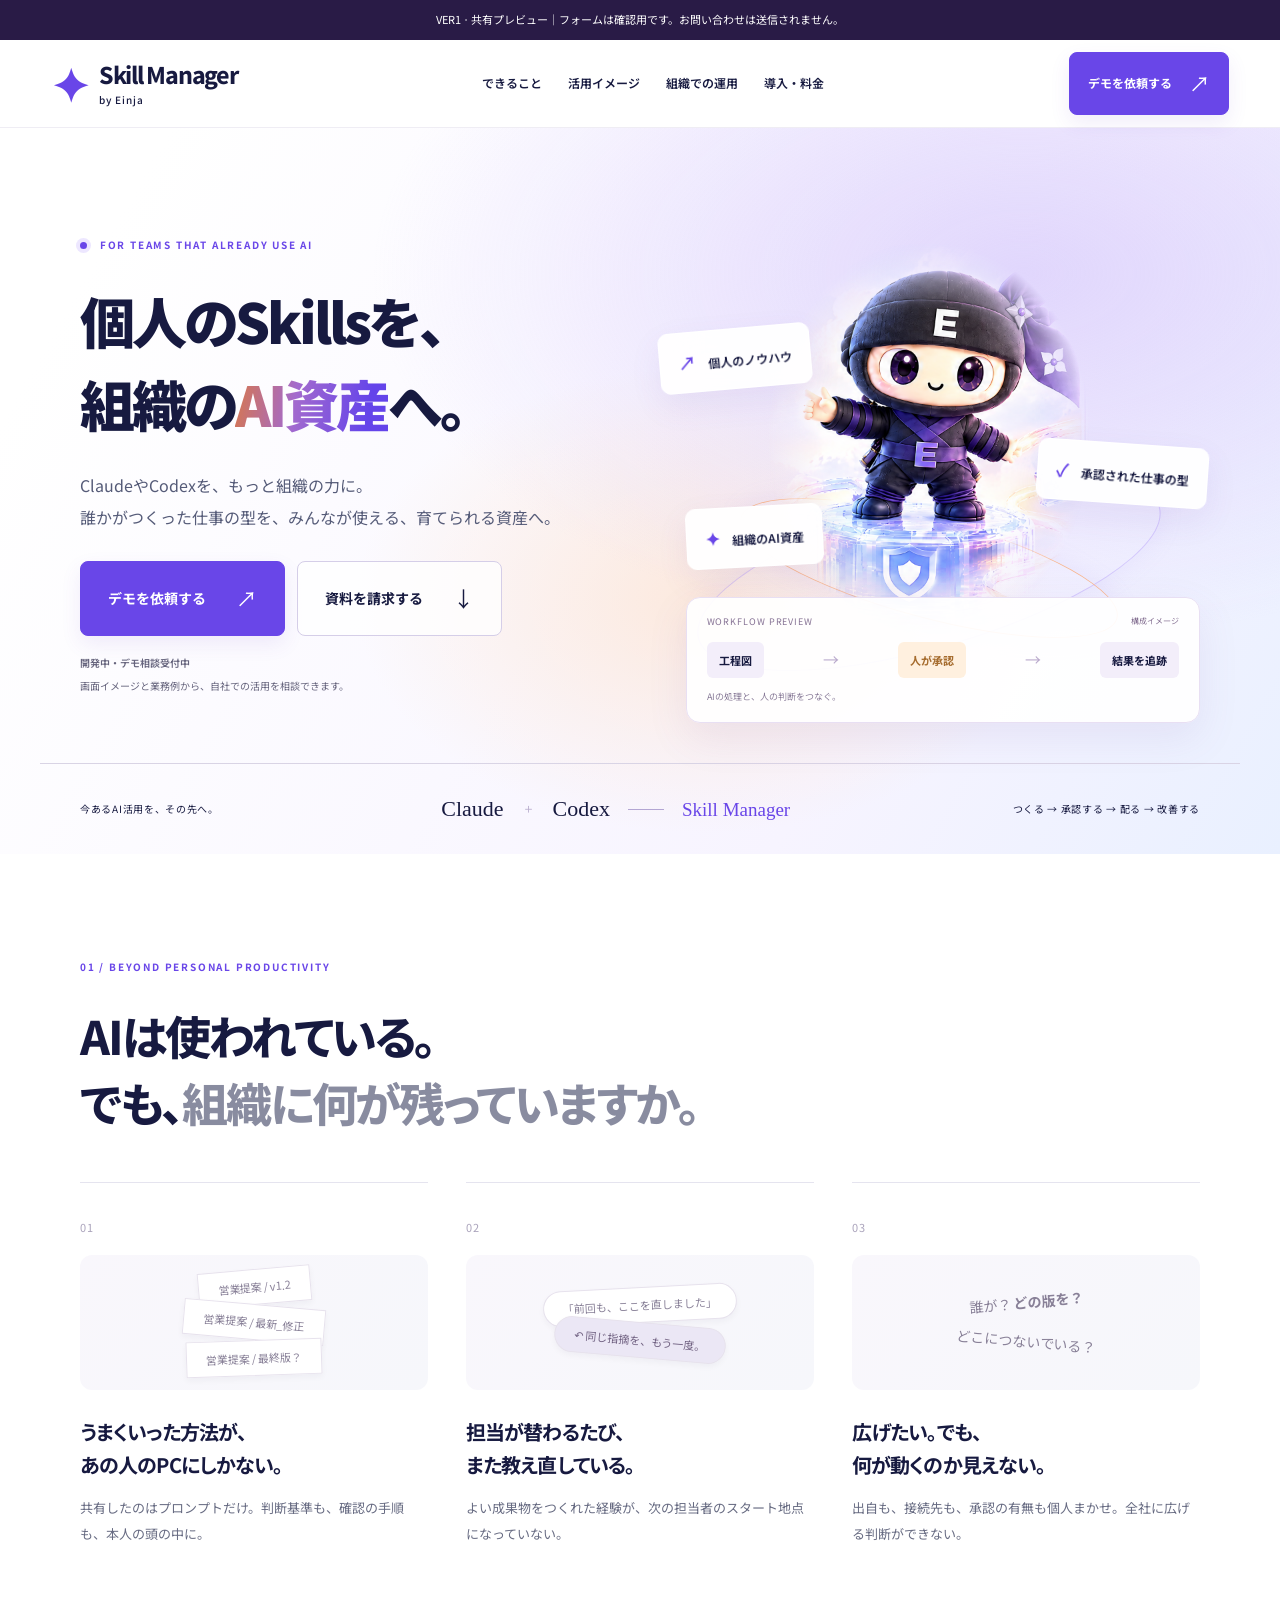
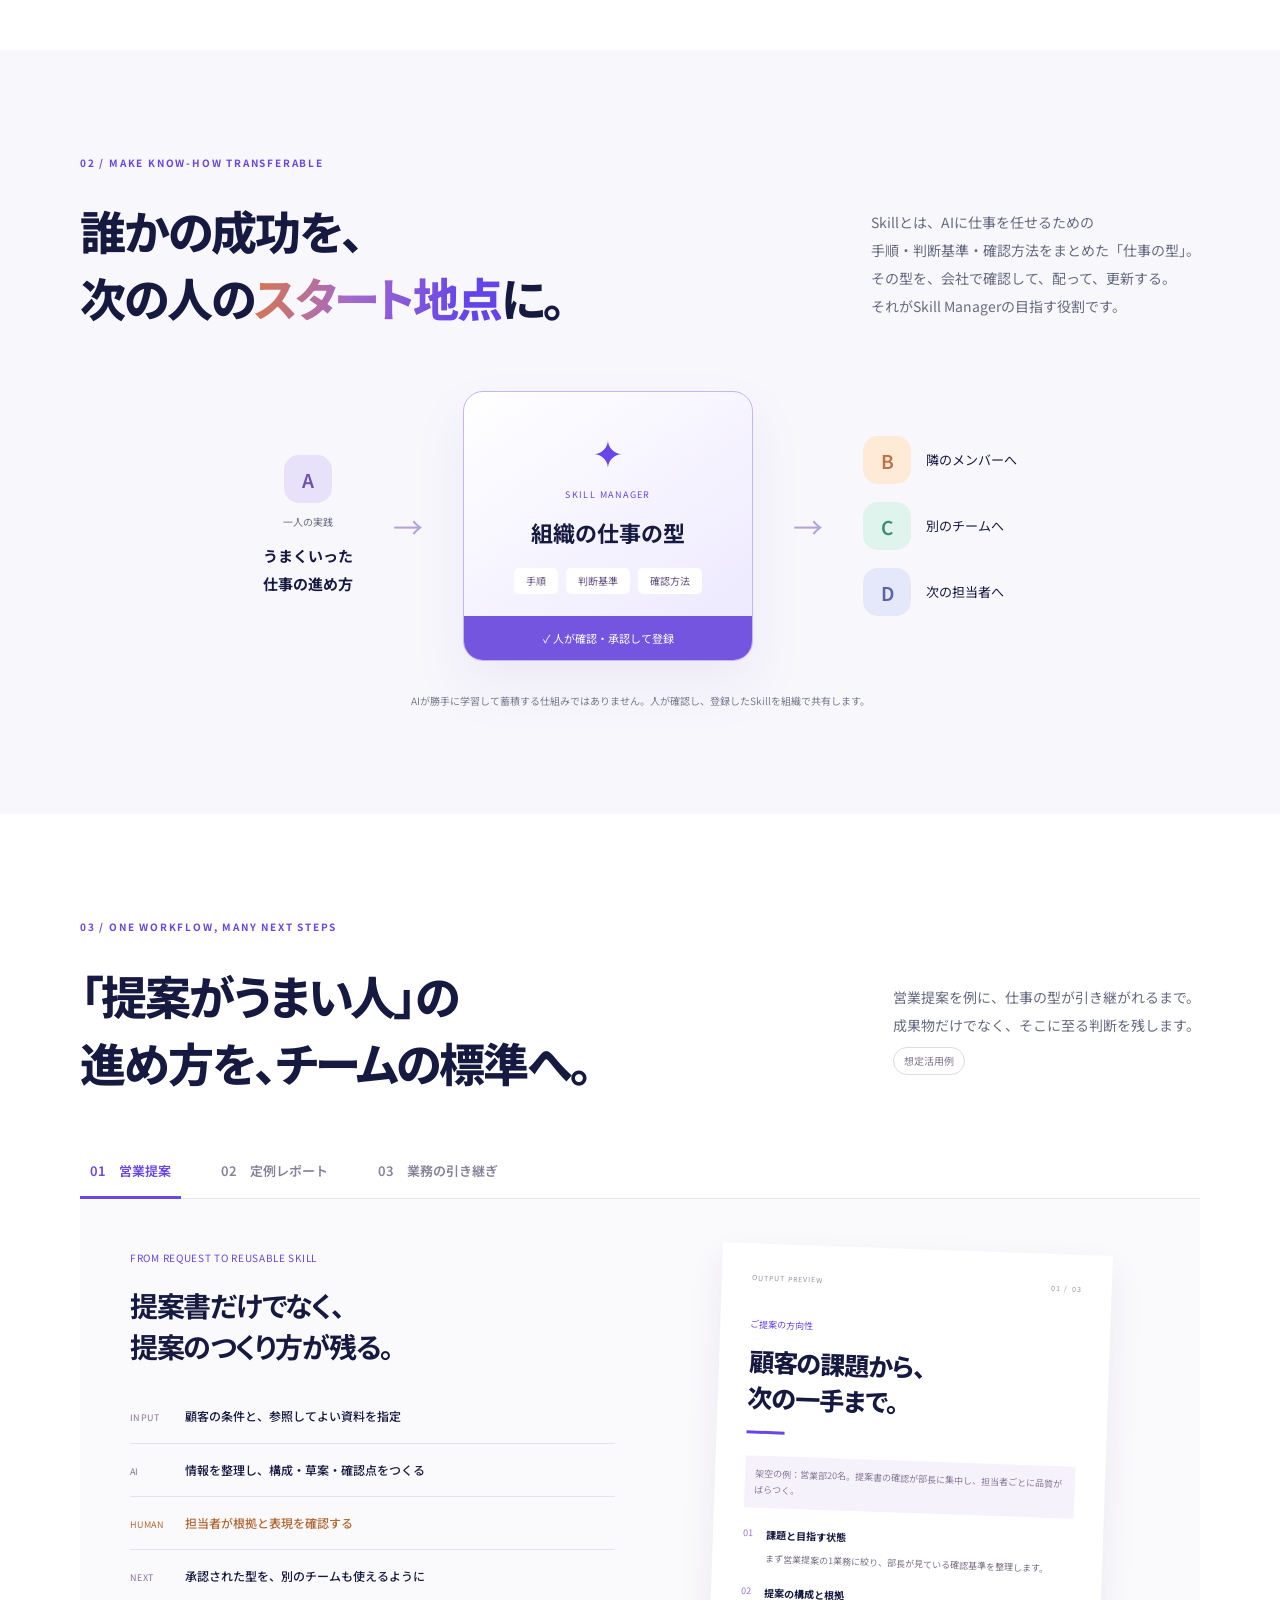
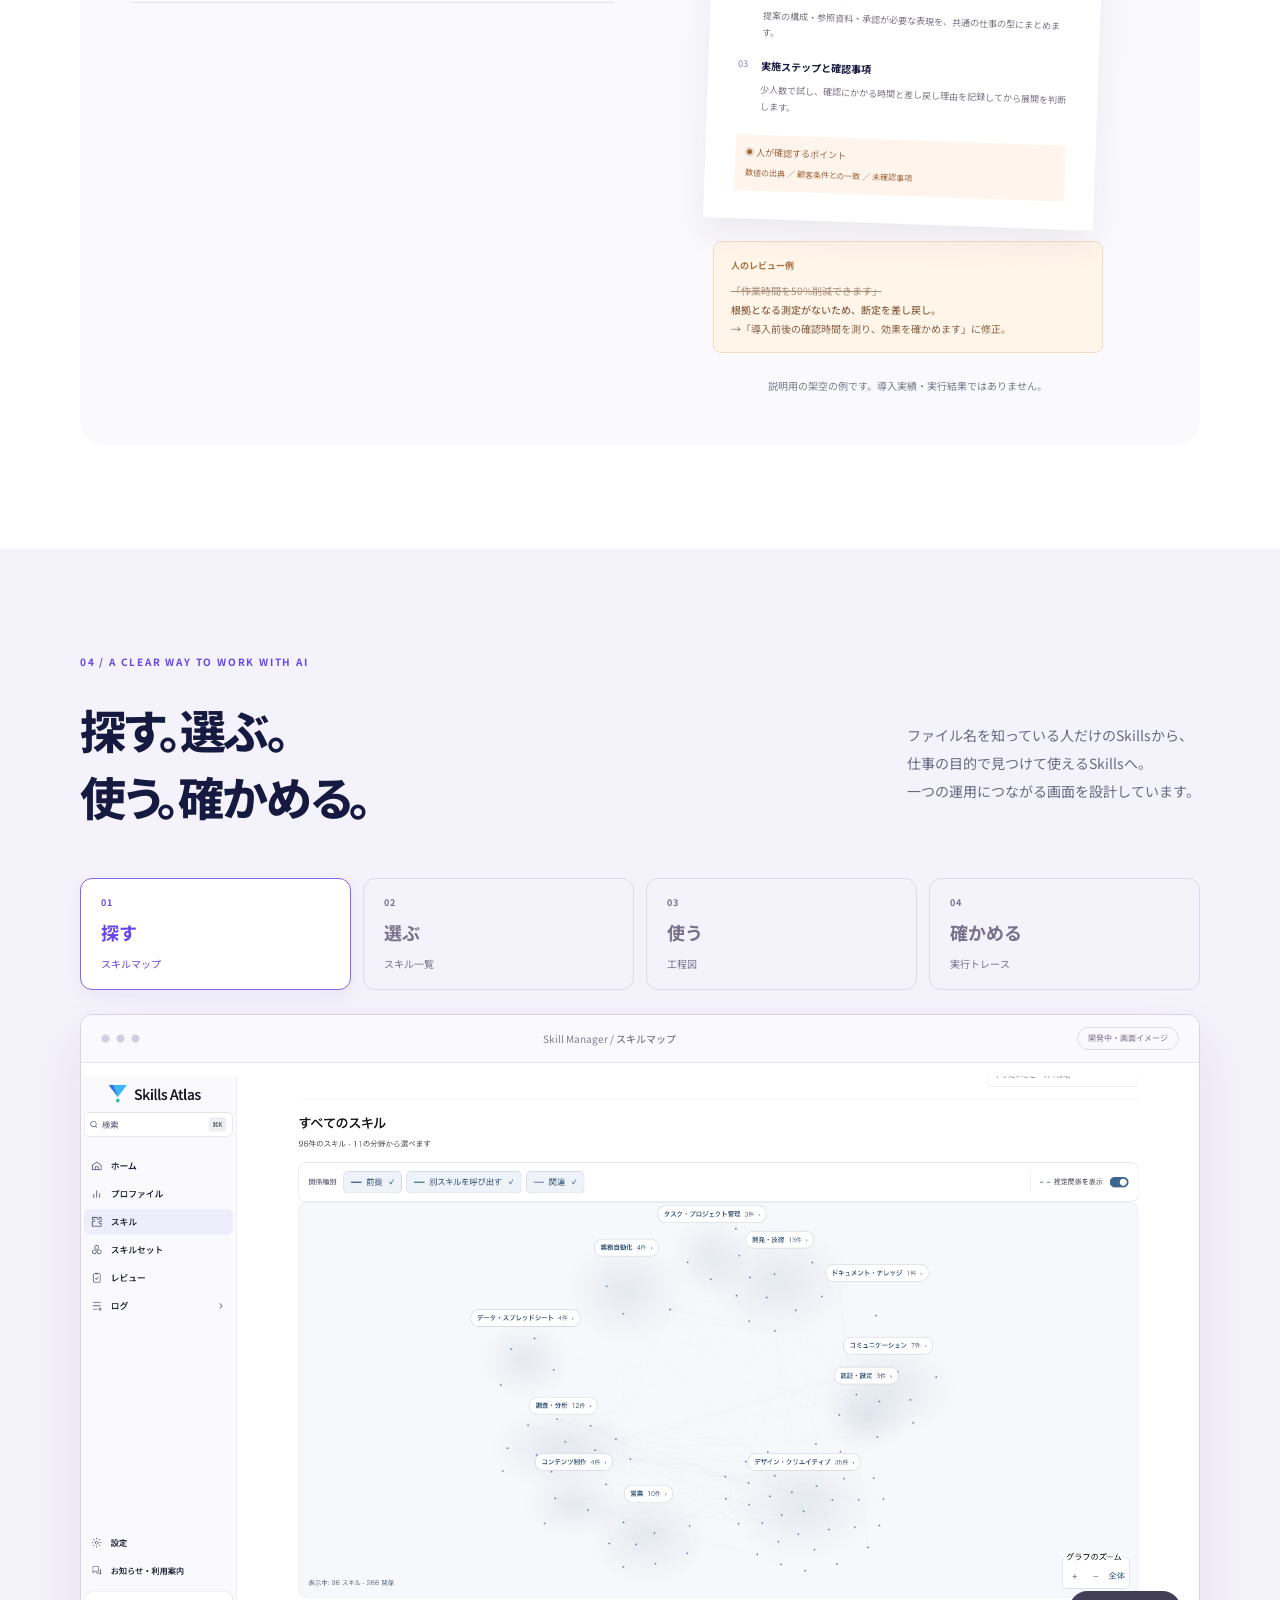
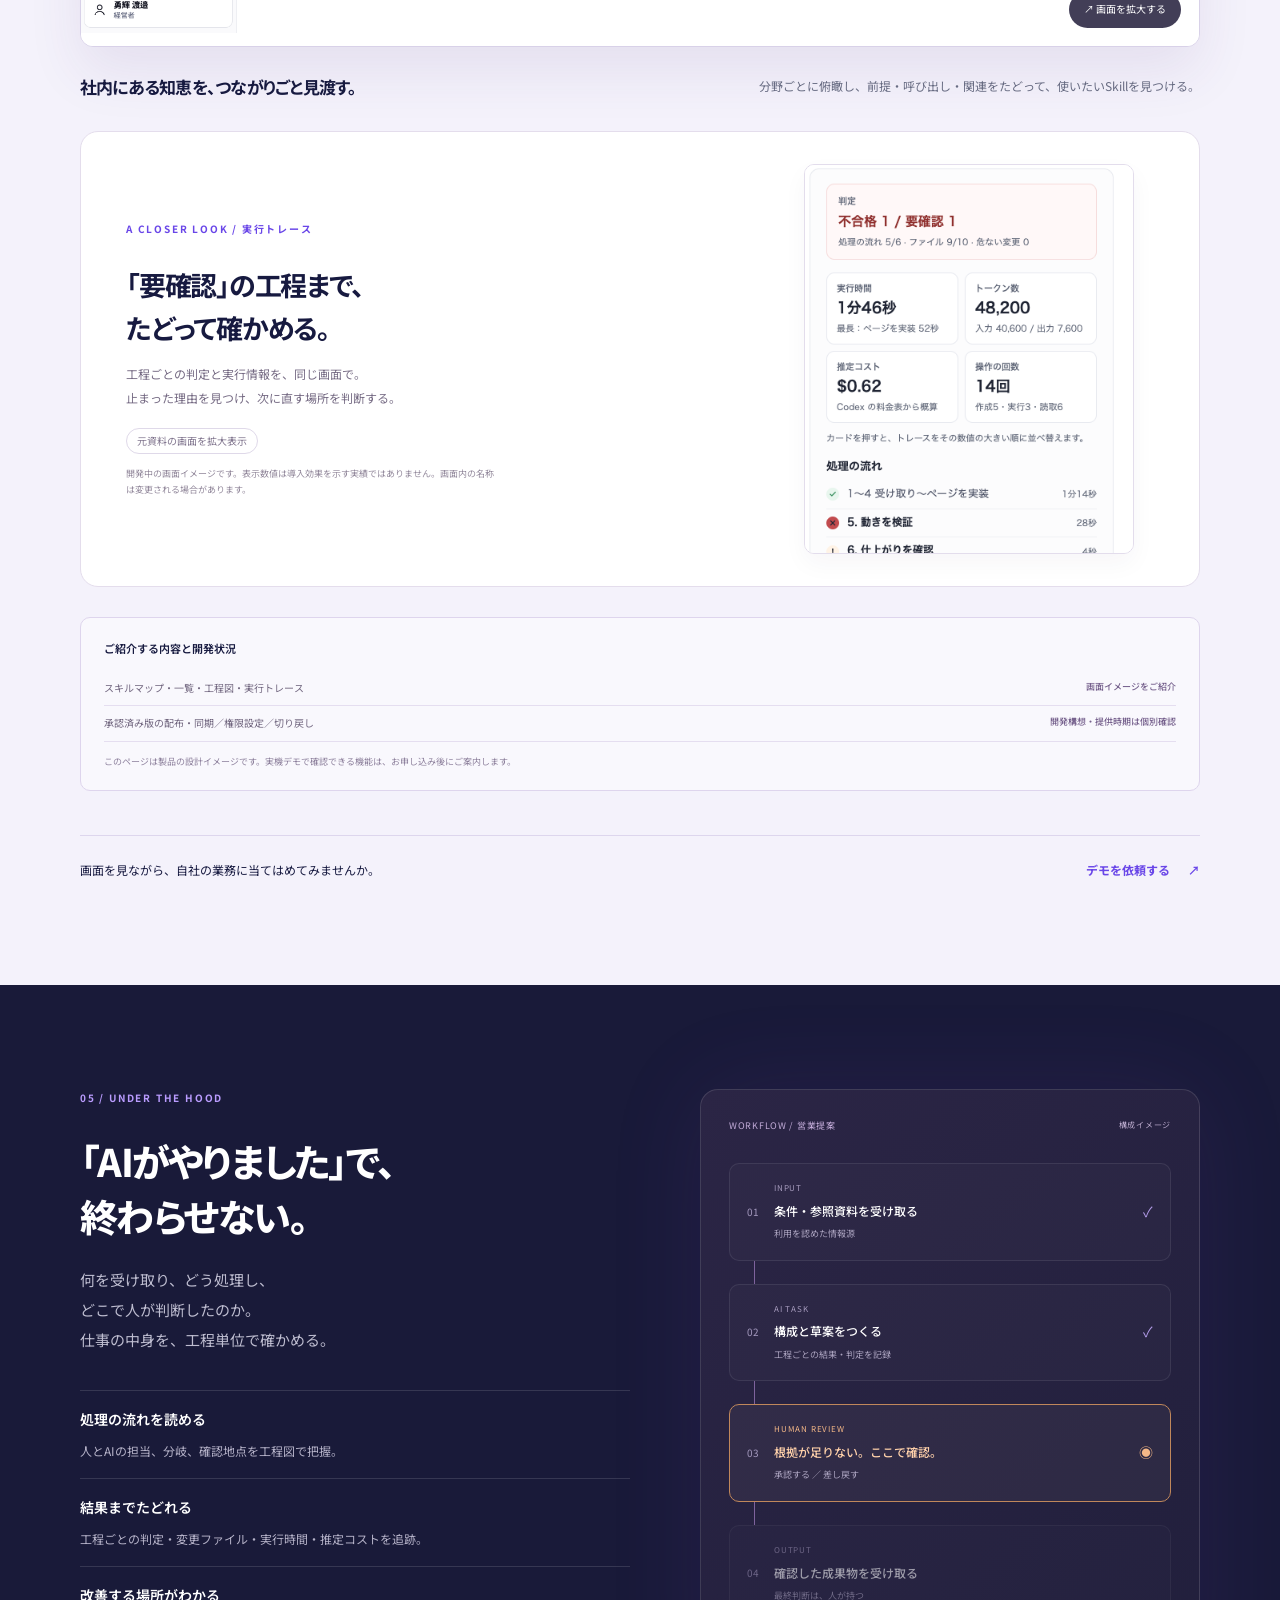
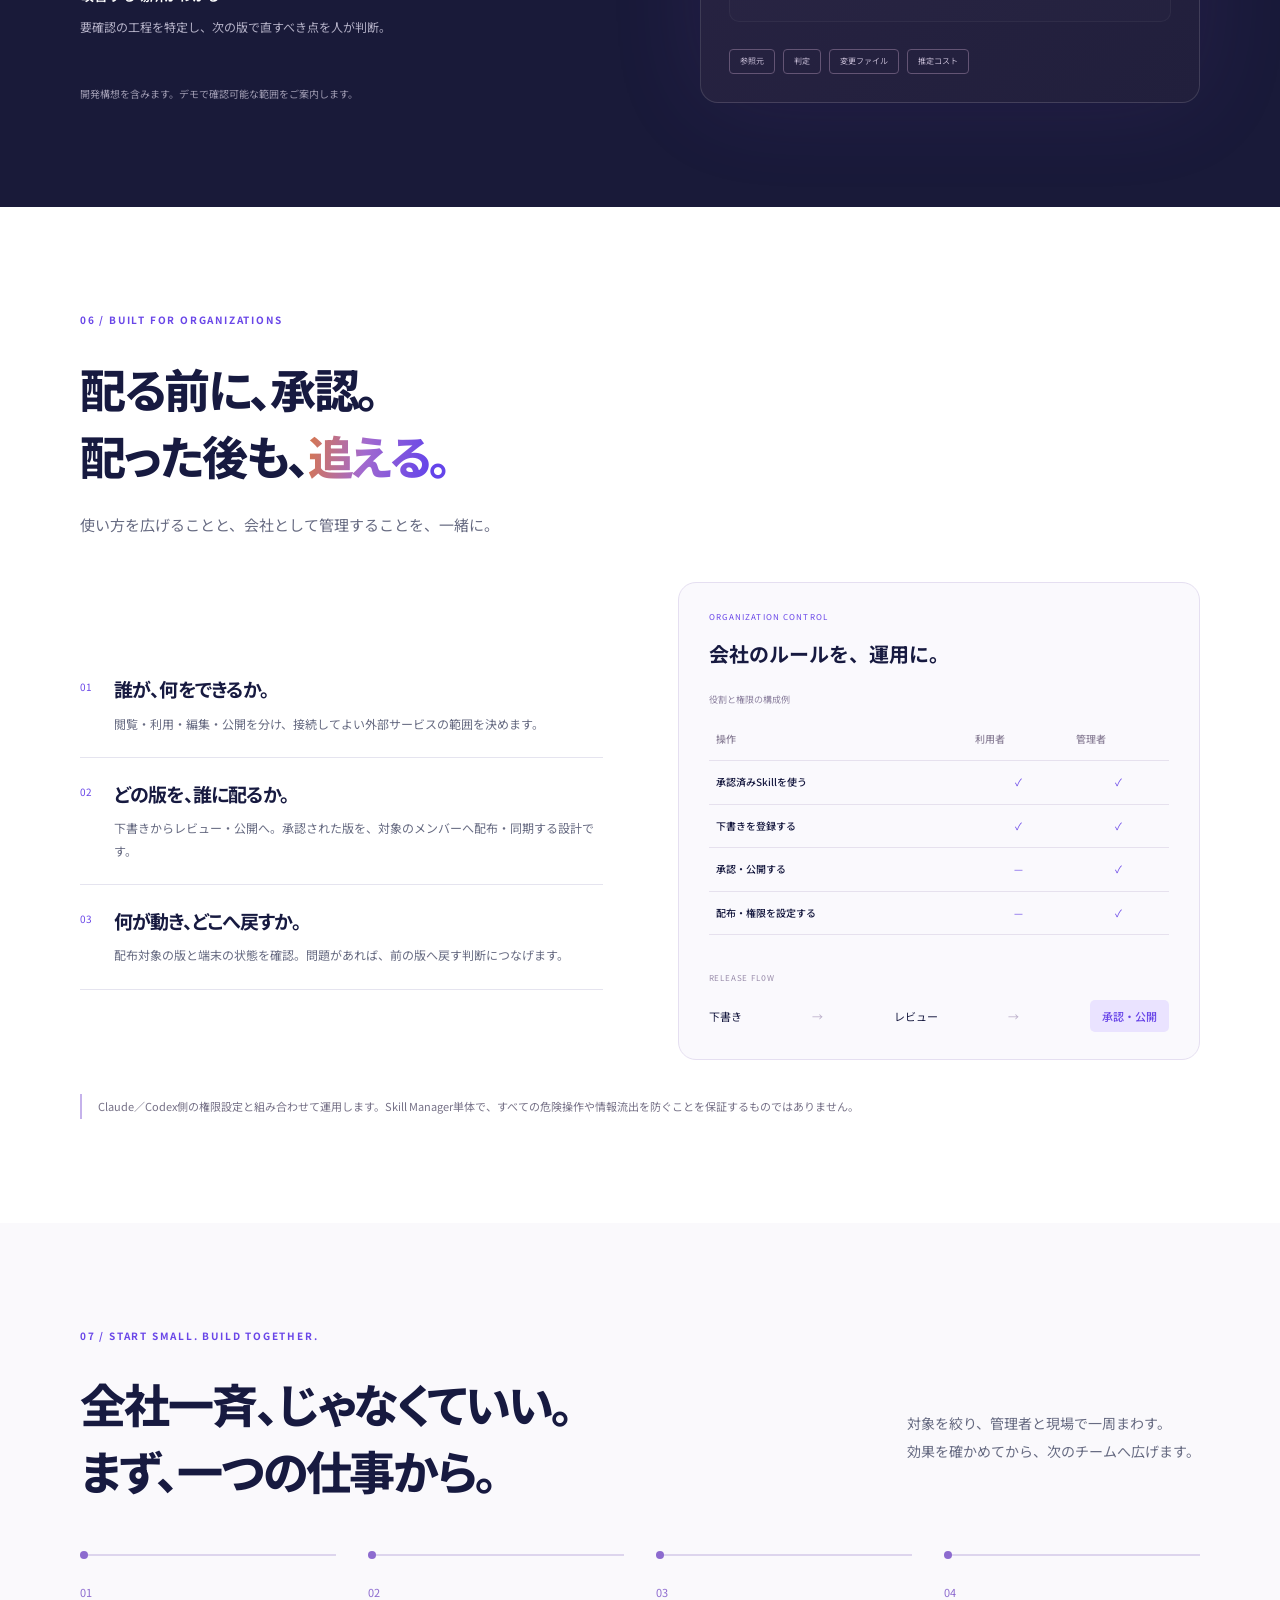
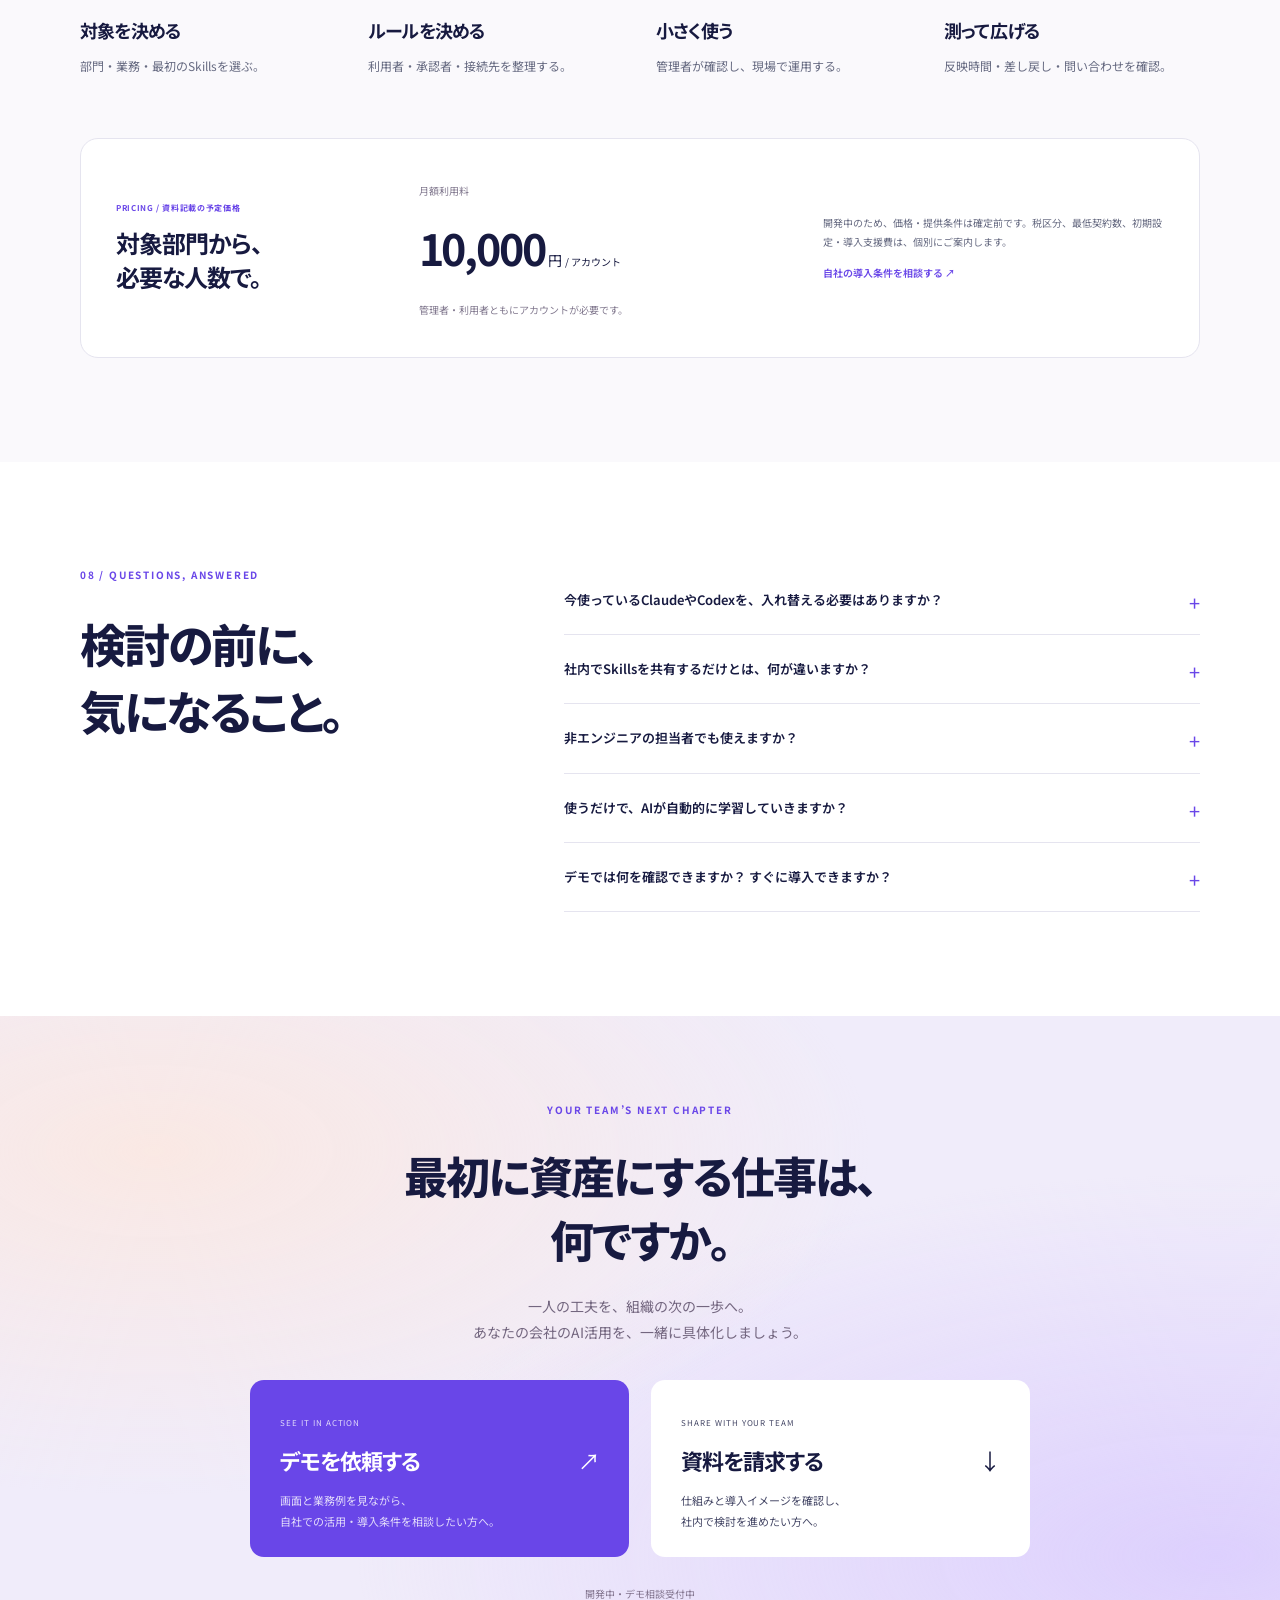
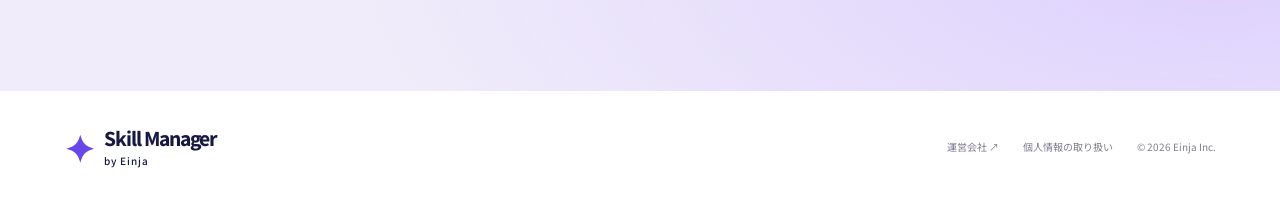
<file: docs/index.html>
<!doctype html><html lang="ja"><head><meta charset="utf-8"><meta name="viewport" content="width=device-width,initial-scale=1"><title>Skill Manager｜個人のSkillsを、組織のAI資産へ。</title><meta name="robots" content="noindex"><meta name="description" content="Claude・Codexで生まれた仕事の型を、承認・配布・改善まで。Skill Managerは個人のAI活用を組織の資産に変える管理基盤です。開発中・デモ相談受付。"><meta name="theme-color" content="#faf9ff"><link rel="stylesheet" href="./style.css?v=20260930-2"><script src="./app.js" defer></script></head><body><div class="preview-banner">VER1 · 共有プレビュー｜フォームは確認用です。お問い合わせは送信されません。</div>
<a class="skip" href="#main">本文へ移動</a>
<header class="header"><a class="brand" href="./" aria-label="Skill Manager トップ"><span class="brand-mark">✦</span><span>Skill Manager<small>by Einja</small></span></a><nav aria-label="メインナビゲーション"><a href="#product">できること</a><a href="#usecase">活用イメージ</a><a href="#governance">組織での運用</a><a href="#start">導入・料金</a></nav><a class="button small" href="./request.html?type=demo">デモを依頼する <span>↗</span></a></header>
<main id="main">
<section class="hero" aria-labelledby="hero-title"><div class="hero-glow"></div><div class="wrap hero-top"><div class="hero-copy"><p class="eyebrow"><span class="status-dot"></span> FOR TEAMS THAT ALREADY USE AI</p><h1 id="hero-title">個人のSkillsを、<br>組織の<span class="gradient-text">AI資産</span>へ。</h1><p class="hero-lead">ClaudeやCodexを、もっと組織の力に。<br>誰かがつくった仕事の型を、<br class="mobile-only">みんなが使える、育てられる資産へ。</p><div class="hero-actions"><a class="button" href="./request.html?type=demo">デモを依頼する <span>↗</span></a><a class="button secondary" href="./request.html?type=material">資料を請求する <span>↓</span></a></div><p class="hero-note">開発中・デモ相談受付中<span>画面イメージと業務例から、自社での活用を相談できます。</span></p></div><div class="hero-object"><div class="orbit orbit-one"></div><div class="orbit orbit-two"></div><div class="character-stage"><img src="./assets/concept.png" alt="組織のSkillsをつなぐ、紫の忍者キャラクター" fetchpriority="high"></div><div class="floating-label label-one"><i>↗</i> 個人のノウハウ</div><div class="floating-label label-two"><i>✓</i> 承認された仕事の型</div><div class="floating-label label-three"><i>✦</i> 組織のAI資産</div><div class="hero-workflow"><span>WORKFLOW PREVIEW <small>構成イメージ</small></span><div><b>工程図</b><i>→</i><b class="human">人が承認</b><i>→</i><b>結果を追跡</b></div><p>AIの処理と、人の判断をつなぐ。</p></div></div></div>
<div class="wrap hero-bottom"><span class="micro">今あるAI活用を、その先へ。</span><div class="ai-names"><span>Claude</span><span class="plus">＋</span><span>Codex</span><span class="connector-line"></span><span class="purple">Skill Manager</span></div><span class="micro">つくる → 承認する → 配る → 改善する</span></div></section>
<section class="section problem" id="why"><div class="wrap"><div class="section-intro"><p class="eyebrow">01 / BEYOND PERSONAL PRODUCTIVITY</p><h2>AIは使われている。<br>でも、<span class="muted">組織に何が残っていますか。</span></h2></div><div class="problem-grid"><article><span class="index">01</span><div class="fragment"><span>営業提案 / v1.2</span><span>営業提案 / 最新_修正</span><span>営業提案 / 最終版？</span></div><h3>うまくいった方法が、<br>あの人のPCにしかない。</h3><p>共有したのはプロンプトだけ。判断基準も、確認の手順も、本人の頭の中に。</p></article><article><span class="index">02</span><div class="fragment review-fragment"><span>「前回も、ここを直しました」</span><span>↶ 同じ指摘を、もう一度。</span></div><h3>担当が替わるたび、<br>また教え直している。</h3><p>よい成果物をつくれた経験が、次の担当者のスタート地点になっていない。</p></article><article><span class="index">03</span><div class="fragment permission-fragment"><span>誰が？ <b>どの版を？</b></span><span>どこにつないでいる？</span></div><h3>広げたい。でも、<br>何が動くのか見えない。</h3><p>出自も、接続先も、承認の有無も個人まかせ。全社に広げる判断ができない。</p></article></div></div></section>
<section class="section shift"><div class="wrap"><p class="eyebrow">02 / MAKE KNOW-HOW TRANSFERABLE</p><div class="split-heading"><h2>誰かの成功を、<br>次の人の<span class="gradient-text">スタート地点</span>に。</h2><p>Skillとは、AIに仕事を任せるための<br>手順・判断基準・確認方法をまとめた「仕事の型」。<br>その型を、会社で確認して、配って、更新する。<br>それがSkill Managerの目指す役割です。</p></div><div class="transfer"><div class="transfer-source"><span class="avatar">A</span><small>一人の実践</small><strong>うまくいった<br>仕事の進め方</strong></div><span class="transfer-arrow">→</span><div class="skill-core"><span class="core-mark">✦</span><small>SKILL MANAGER</small><strong>組織の仕事の型</strong><div class="core-tags"><span>手順</span><span>判断基準</span><span>確認方法</span></div><div class="approved">✓ 人が確認・承認して登録</div></div><span class="transfer-arrow">→</span><div class="transfer-dest"><div><span class="avatar peach">B</span><span>隣のメンバーへ</span></div><div><span class="avatar green">C</span><span>別のチームへ</span></div><div><span class="avatar lavender">D</span><span>次の担当者へ</span></div></div></div><p class="footnote center">AIが勝手に学習して蓄積する仕組みではありません。人が確認し、登録したSkillを組織で共有します。</p></div></section>
<section class="section usecase" id="usecase"><div class="wrap"><p class="eyebrow">03 / ONE WORKFLOW, MANY NEXT STEPS</p><div class="split-heading"><h2>「提案がうまい人」の<br>進め方を、チームの標準へ。</h2><p>営業提案を例に、仕事の型が引き継がれるまで。<br>成果物だけでなく、そこに至る判断を残します。<br><span class="pill">想定活用例</span></p></div><div class="usecase-tabs" role="tablist" aria-label="業務別の活用例"><button role="tab" aria-selected="true" aria-controls="case-panel" id="case-sales" data-case="sales">01　営業提案</button><button role="tab" aria-selected="false" aria-controls="case-panel" id="case-report" data-case="report" tabindex="-1">02　定例レポート</button><button role="tab" aria-selected="false" aria-controls="case-panel" id="case-onboard" data-case="onboard" tabindex="-1">03　業務の引き継ぎ</button></div><div class="case-panel" id="case-panel" role="tabpanel" aria-labelledby="case-sales"><div class="case-process"><p class="micro purple">FROM REQUEST TO REUSABLE SKILL</p><h3 id="case-title">提案書だけでなく、<br>提案のつくり方が残る。</h3><ol id="case-steps"><li><span>INPUT</span><b>顧客の条件と、参照してよい資料を指定</b></li><li><span>AI</span><b>情報を整理し、構成・草案・確認点をつくる</b></li><li class="human"><span>HUMAN</span><b>担当者が根拠と表現を確認する</b></li><li><span>NEXT</span><b>承認された型を、別のチームも使えるように</b></li></ol></div><div class="output-preview"><div class="paper"><div class="paper-top"><span>OUTPUT PREVIEW</span><span>01 / 03</span></div><p class="paper-kicker" id="paper-kicker">ご提案の方向性</p><h4 id="paper-title">顧客の課題から、<br>次の一手まで。</h4><div class="paper-rule"></div><p class="example-condition">架空の例：営業部20名。提案書の確認が部長に集中し、担当者ごとに品質がばらつく。</p><div class="paper-row"><span>01</span><div><b id="paper-one">課題と目指す状態</b><p class="example-copy" id="example-one">まず営業提案の1業務に絞り、部長が見ている確認基準を整理します。</p></div></div><div class="paper-row"><span>02</span><div><b id="paper-two">提案の構成と根拠</b><p class="example-copy" id="example-two">提案の構成・参照資料・承認が必要な表現を、共通の仕事の型にまとめます。</p></div></div><div class="paper-row"><span>03</span><div><b id="paper-three">実施ステップと確認事項</b><p class="example-copy" id="example-three">少人数で試し、確認にかかる時間と差し戻し理由を記録してから展開を判断します。</p></div></div><div class="paper-check">◉ 人が確認するポイント<span id="paper-check">数値の出典 ／ 顧客条件との一致 ／ 未確認事項</span></div></div><div class="review-example"><span>人のレビュー例</span><p><del>「作業時間を50%削減できます」</del><br><b>根拠となる測定がないため、断定を差し戻し。</b><br>→「導入前後の確認時間を測り、効果を確かめます」に修正。</p></div><p class="footnote">説明用の架空の例です。導入実績・実行結果ではありません。</p></div></div></div></section>
<section class="section product" id="product"><div class="wrap"><p class="eyebrow">04 / A CLEAR WAY TO WORK WITH AI</p><div class="split-heading"><h2>探す。選ぶ。<br>使う。確かめる。</h2><p>ファイル名を知っている人だけのSkillsから、<br>仕事の目的で見つけて使えるSkillsへ。<br>一つの運用につながる画面を設計しています。</p></div><div class="product-tabs" role="tablist" aria-label="製品画面"><button role="tab" aria-selected="true" id="screen-map" aria-controls="screen-panel" data-screen="map"><span>01</span>探す<small>スキルマップ</small></button><button role="tab" aria-selected="false" id="screen-list" aria-controls="screen-panel" data-screen="list" tabindex="-1"><span>02</span>選ぶ<small>スキル一覧</small></button><button role="tab" aria-selected="false" id="screen-flow" aria-controls="screen-panel" data-screen="flow" tabindex="-1"><span>03</span>使う<small>工程図</small></button><button role="tab" aria-selected="false" id="screen-trace" aria-controls="screen-panel" data-screen="trace" tabindex="-1"><span>04</span>確かめる<small>実行トレース</small></button></div><div class="screen-panel" id="screen-panel" role="tabpanel" aria-labelledby="screen-map"><div class="window-bar"><span class="window-dots">● ● ●</span><span>Skill Manager / <b id="screen-label">スキルマップ</b></span><span class="pill">開発中・画面イメージ</span></div><button class="screen-image" aria-label="スキルマップの画面を拡大" id="zoom-screen"><img id="product-image" src="./assets/skill-map.png" alt="分野ごとのSkillと相互のつながりを表示するスキルマップ" loading="lazy"><span class="zoom-hint">↗ 画面を拡大する</span></button></div><div class="screen-caption"><h3 id="screen-title">社内にある知恵を、つながりごと見渡す。</h3><p id="screen-description">分野ごとに俯瞰し、前提・呼び出し・関連をたどって、使いたいSkillを見つける。</p></div><div class="trace-focus"><div><p class="eyebrow">A CLOSER LOOK / 実行トレース</p><h3>「要確認」の工程まで、<br>たどって確かめる。</h3><p>工程ごとの判定と実行情報を、同じ画面で。<br>止まった理由を見つけ、次に直す場所を判断する。</p><span class="pill">元資料の画面を拡大表示</span><small>開発中の画面イメージです。表示数値は導入効果を示す実績ではありません。画面内の名称は変更される場合があります。</small></div><div class="trace-crop"><img src="./assets/review-trace.png" alt="実行トレースの詳細パネル。合格・不合格・要確認の判定、実行時間、推定コストなどを確認する画面イメージ" loading="lazy"></div></div><div class="availability"><p>ご紹介する内容と開発状況</p><div><span>スキルマップ・一覧・工程図・実行トレース</span><b>画面イメージをご紹介</b></div><div><span>承認済み版の配布・同期／権限設定／切り戻し</span><b>開発構想・提供時期は個別確認</b></div><small>このページは製品の設計イメージです。実機デモで確認できる機能は、お申し込み後にご案内します。</small></div><div class="inline-cta"><span>画面を見ながら、自社の業務に当てはめてみませんか。</span><a href="./request.html?type=demo">デモを依頼する <span>↗</span></a></div></div></section>
<section class="section depth"><div class="wrap depth-layout"><div><p class="eyebrow">05 / UNDER THE HOOD</p><h2>「AIがやりました」で、<br>終わらせない。</h2><p class="section-lead">何を受け取り、どう処理し、<br>どこで人が判断したのか。<br>仕事の中身を、工程単位で確かめる。</p><dl class="depth-points"><div><dt>処理の流れを読める</dt><dd>人とAIの担当、分岐、確認地点を工程図で把握。</dd></div><div><dt>結果までたどれる</dt><dd>工程ごとの判定・変更ファイル・実行時間・推定コストを追跡。</dd></div><div><dt>改善する場所がわかる</dt><dd>要確認の工程を特定し、次の版で直すべき点を人が判断。</dd></div></dl><p class="footnote">開発構想を含みます。デモで確認可能な範囲をご案内します。</p></div><div class="trace-diagram"><div class="trace-heading"><span>WORKFLOW / 営業提案</span><span class="live-tag">構成イメージ</span></div><div class="trace-node"><i>01</i><div><small>INPUT</small><b>条件・参照資料を受け取る</b><span>利用を認めた情報源</span></div><em>✓</em></div><div class="trace-line"></div><div class="trace-node"><i>02</i><div><small>AI TASK</small><b>構成と草案をつくる</b><span>工程ごとの結果・判定を記録</span></div><em>✓</em></div><div class="trace-line"></div><div class="trace-node human-node"><i>03</i><div><small>HUMAN REVIEW</small><b>根拠が足りない。ここで確認。</b><span>承認する ／ 差し戻す</span></div><em>◉</em></div><div class="trace-line"></div><div class="trace-node faded"><i>04</i><div><small>OUTPUT</small><b>確認した成果物を受け取る</b><span>最終判断は、人が持つ</span></div></div><div class="trace-footer"><span>参照元</span><span>判定</span><span>変更ファイル</span><span>推定コスト</span></div></div></div></section>
<section class="section governance" id="governance"><div class="wrap"><p class="eyebrow">06 / BUILT FOR ORGANIZATIONS</p><h2>配る前に、承認。<br>配った後も、<span class="gradient-text">追える。</span></h2><p class="section-lead">使い方を広げることと、会社として管理することを、一緒に。</p><div class="governance-layout"><div class="governance-copy"><article><span>01</span><div><h3>誰が、何をできるか。</h3><p>閲覧・利用・編集・公開を分け、接続してよい外部サービスの範囲を決めます。</p></div></article><article><span>02</span><div><h3>どの版を、誰に配るか。</h3><p>下書きからレビュー・公開へ。承認された版を、対象のメンバーへ配布・同期する設計です。</p></div></article><article><span>03</span><div><h3>何が動き、どこへ戻すか。</h3><p>配布対象の版と端末の状態を確認。問題があれば、前の版へ戻す判断につなげます。</p></div></article></div><div class="governance-board"><div class="board-head"><span>ORGANIZATION CONTROL</span><b>会社のルールを、運用に。</b></div><table><caption>役割と権限の構成例</caption><thead><tr><th scope="col">操作</th><th scope="col">利用者</th><th scope="col">管理者</th></tr></thead><tbody><tr><th scope="row">承認済みSkillを使う</th><td>✓</td><td>✓</td></tr><tr><th scope="row">下書きを登録する</th><td>✓</td><td>✓</td></tr><tr><th scope="row">承認・公開する</th><td>—</td><td>✓</td></tr><tr><th scope="row">配布・権限を設定する</th><td>—</td><td>✓</td></tr></tbody></table><div class="version-row"><span>RELEASE FLOW</span><div>下書き <i>→</i> レビュー <i>→</i> <b>承認・公開</b></div></div></div></div><p class="governance-note">Claude／Codex側の権限設定と組み合わせて運用します。Skill Manager単体で、すべての危険操作や情報流出を防ぐことを保証するものではありません。</p></div></section>
<section class="section start" id="start"><div class="wrap"><p class="eyebrow">07 / START SMALL. BUILD TOGETHER.</p><div class="split-heading"><h2>全社一斉、じゃなくていい。<br>まず、一つの仕事から。</h2><p>対象を絞り、管理者と現場で一周まわす。<br>効果を確かめてから、次のチームへ広げます。</p></div><ol class="start-steps"><li><span>01</span><h3>対象を決める</h3><p>部門・業務・最初のSkillsを選ぶ。</p></li><li><span>02</span><h3>ルールを決める</h3><p>利用者・承認者・接続先を整理する。</p></li><li><span>03</span><h3>小さく使う</h3><p>管理者が確認し、現場で運用する。</p></li><li><span>04</span><h3>測って広げる</h3><p>反映時間・差し戻し・問い合わせを確認。</p></li></ol><div class="pricing"><div><p class="eyebrow">PRICING / 資料記載の予定価格</p><h3>対象部門から、<br>必要な人数で。</h3></div><div class="price-main"><span>月額利用料</span><p><b>10,000</b> 円 <small>/ アカウント</small></p><span>管理者・利用者ともにアカウントが必要です。</span></div><div class="price-note">開発中のため、価格・提供条件は確定前です。税区分、最低契約数、初期設定・導入支援費は、個別にご案内します。<a href="./request.html?type=demo">自社の導入条件を相談する ↗</a></div></div></div></section>
<section class="section faq"><div class="wrap faq-layout"><div><p class="eyebrow">08 / QUESTIONS, ANSWERED</p><h2>検討の前に、<br>気になること。</h2></div><div class="faq-list"><details><summary>今使っているClaudeやCodexを、入れ替える必要はありますか？</summary><p>既存のAI活用と組み合わせ、Skillsの作成・承認・配布・運用を支える構想です。現在の契約や利用環境を伺い、対応範囲をご案内します。AIサービスの契約費用が含まれるとは限りません。</p></details><details><summary>社内でSkillsを共有するだけとは、何が違いますか？</summary><p>共有に加えて、Skills同士の関係を探す、処理の流れを読む、承認した版を配る、配布後の状態と実行結果を確認する、という運用をつなぎます。ファイルを置いた後の仕事を支える設計です。</p></details><details><summary>非エンジニアの担当者でも使えますか？</summary><p>型を探す・読む・利用する・改善を依頼する操作を、画面で行う設計です。利用者も下書きを登録できます。公開、配布、権限や接続先の設定は管理者が担います。</p></details><details><summary>使うだけで、AIが自動的に学習していきますか？</summary><p>いいえ。組織に残るのは、人が内容を確認して登録したSkillsです。改善も、人がレビュー・承認したものを次の版に反映する運用を想定しています。</p></details><details><summary>デモでは何を確認できますか？ すぐに導入できますか？</summary><p>現在開発中です。デモで確認できる画面や機能、想定する業務への適合、提供時期・導入条件をご案内します。すべての構想機能が利用可能なことや、即時導入をお約束するものではありません。</p></details></div></div></section>
<section class="final-cta"><div class="wrap"><p class="eyebrow">YOUR TEAM’S NEXT CHAPTER</p><h2>最初に資産にする仕事は、<br>何ですか。</h2><p>一人の工夫を、組織の次の一歩へ。<br>あなたの会社のAI活用を、一緒に具体化しましょう。</p><div class="cta-options"><a href="./request.html?type=demo" class="cta-option"><span class="micro">SEE IT IN ACTION</span><h3>デモを依頼する <span>↗</span></h3><p>画面と業務例を見ながら、<br>自社での活用・導入条件を相談したい方へ。</p></a><a href="./request.html?type=material" class="cta-option light"><span class="micro">SHARE WITH YOUR TEAM</span><h3>資料を請求する <span>↓</span></h3><p>仕組みと導入イメージを確認し、<br>社内で検討を進めたい方へ。</p></a></div><span class="final-note">開発中・デモ相談受付中</span></div></section></main>
<footer><a class="brand" href="./"><span class="brand-mark">✦</span><span>Skill Manager<small>by Einja</small></span></a><div><a href="https://einja.net/" target="_blank" rel="noopener">運営会社 ↗</a><a href="./privacy.html">個人情報の取り扱い</a><span>© 2026 Einja Inc.</span></div></footer>
<div class="mobile-cta"><a class="button" href="./request.html?type=demo">デモを依頼する ↗</a><a class="button secondary" href="./request.html?type=material">資料請求 ↓</a></div>
<dialog id="screen-dialog"><form method="dialog"><button aria-label="画面の拡大表示を閉じる">閉じる ×</button></form><img src="./assets/skill-map.png" alt="スキルマップ拡大表示"><p>開発中・画面イメージ</p></dialog>
</body></html>
</file>
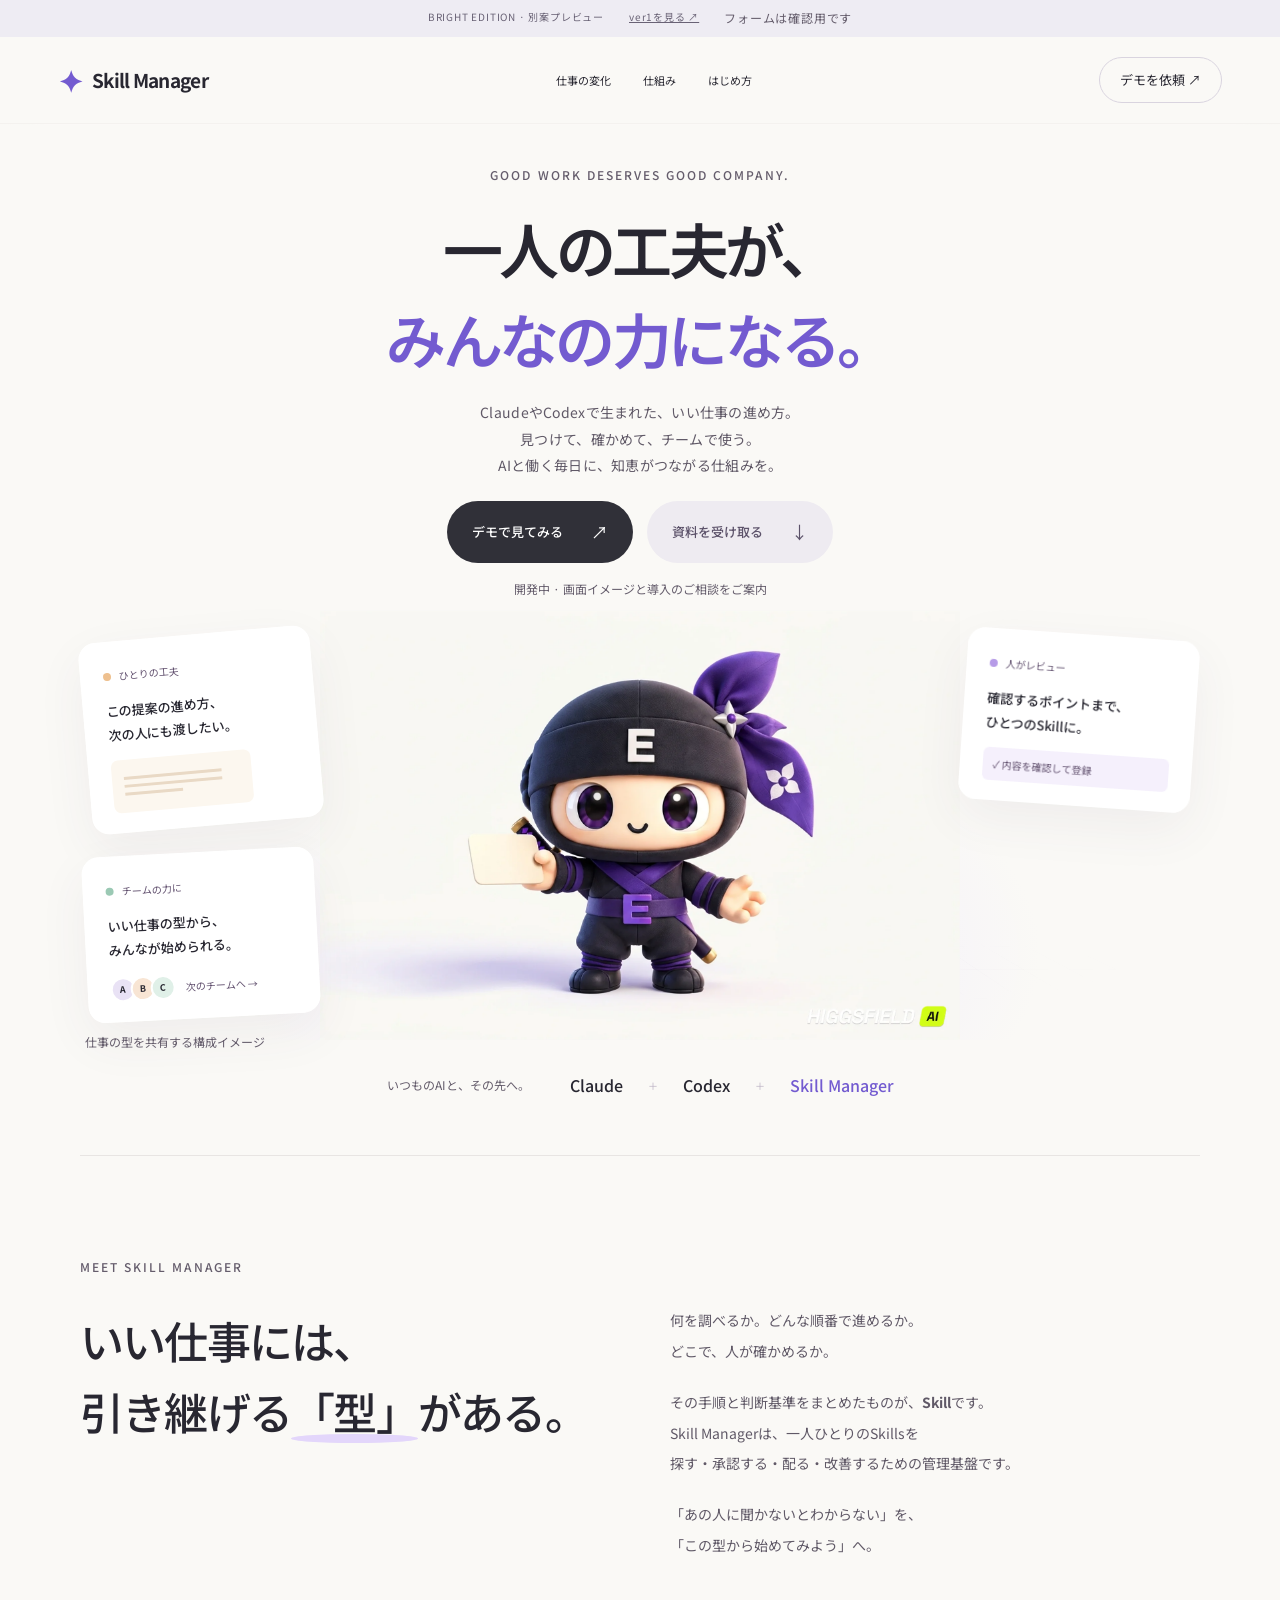
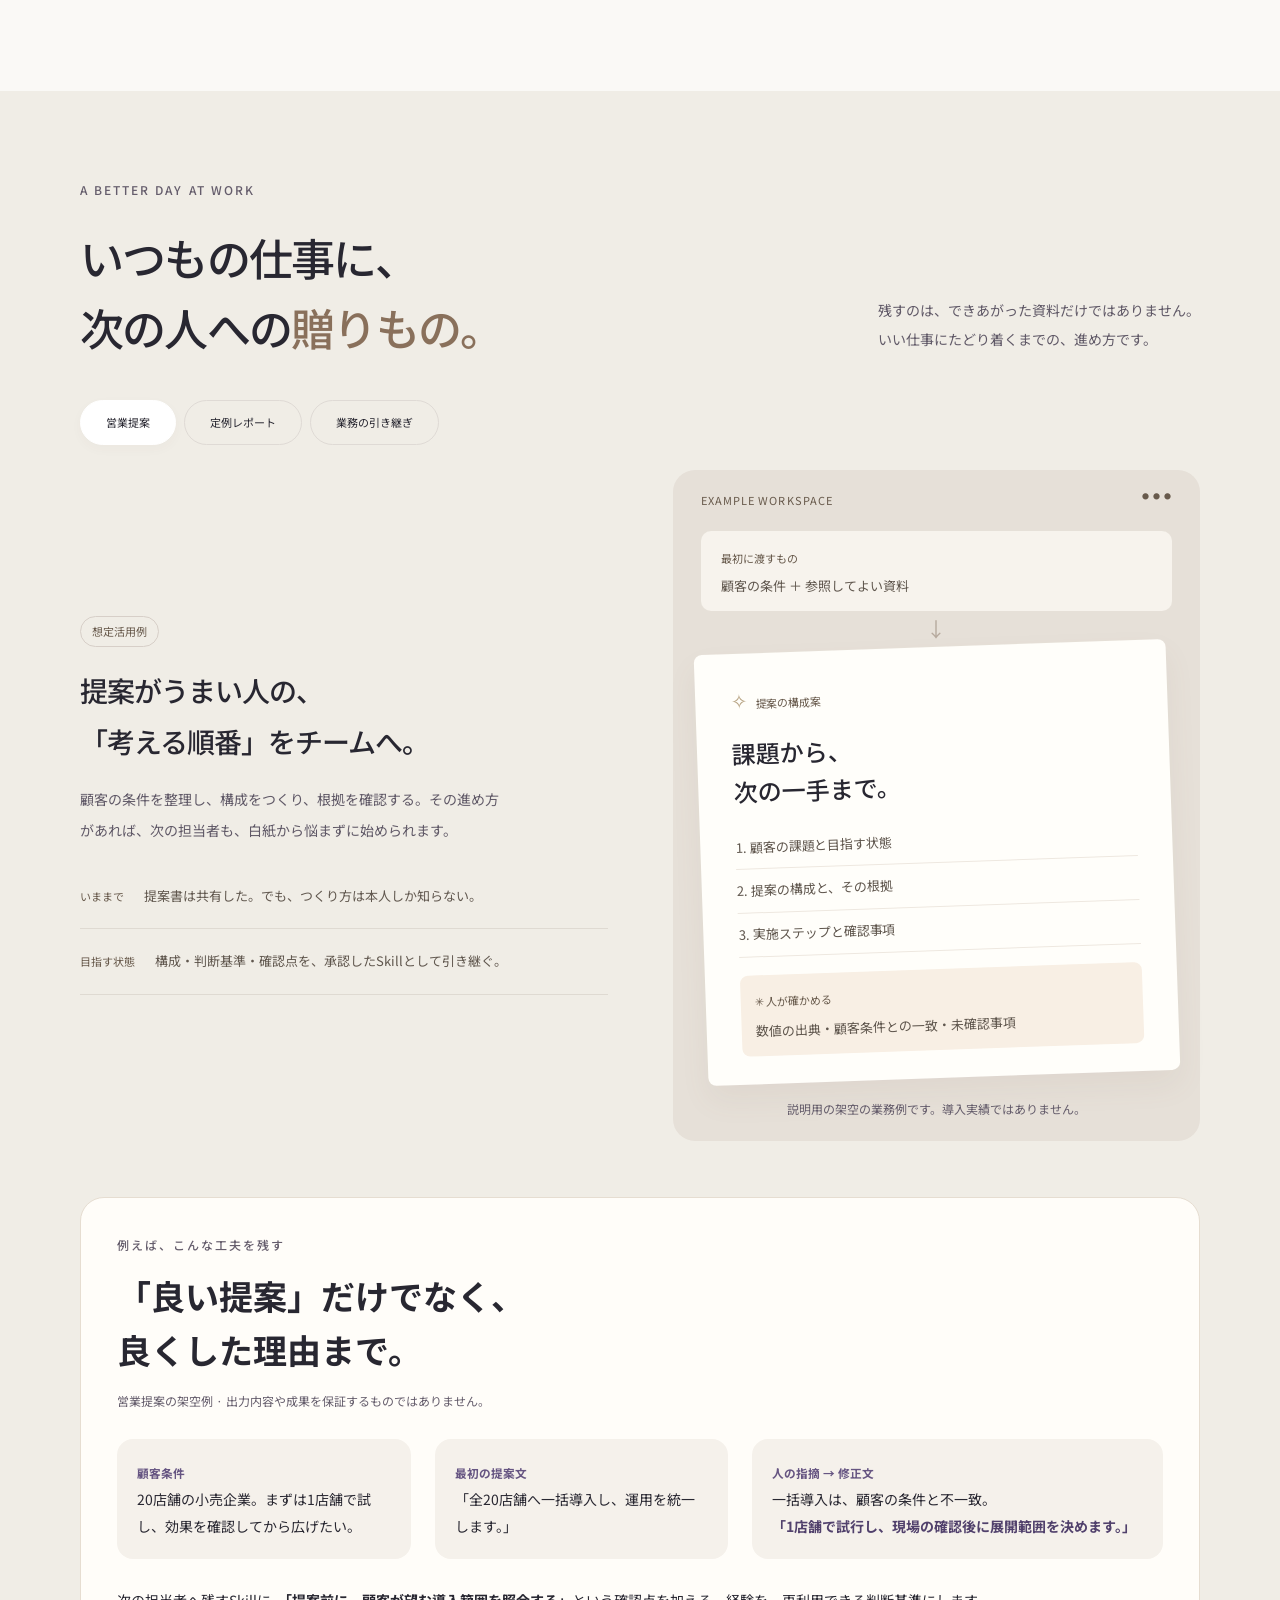
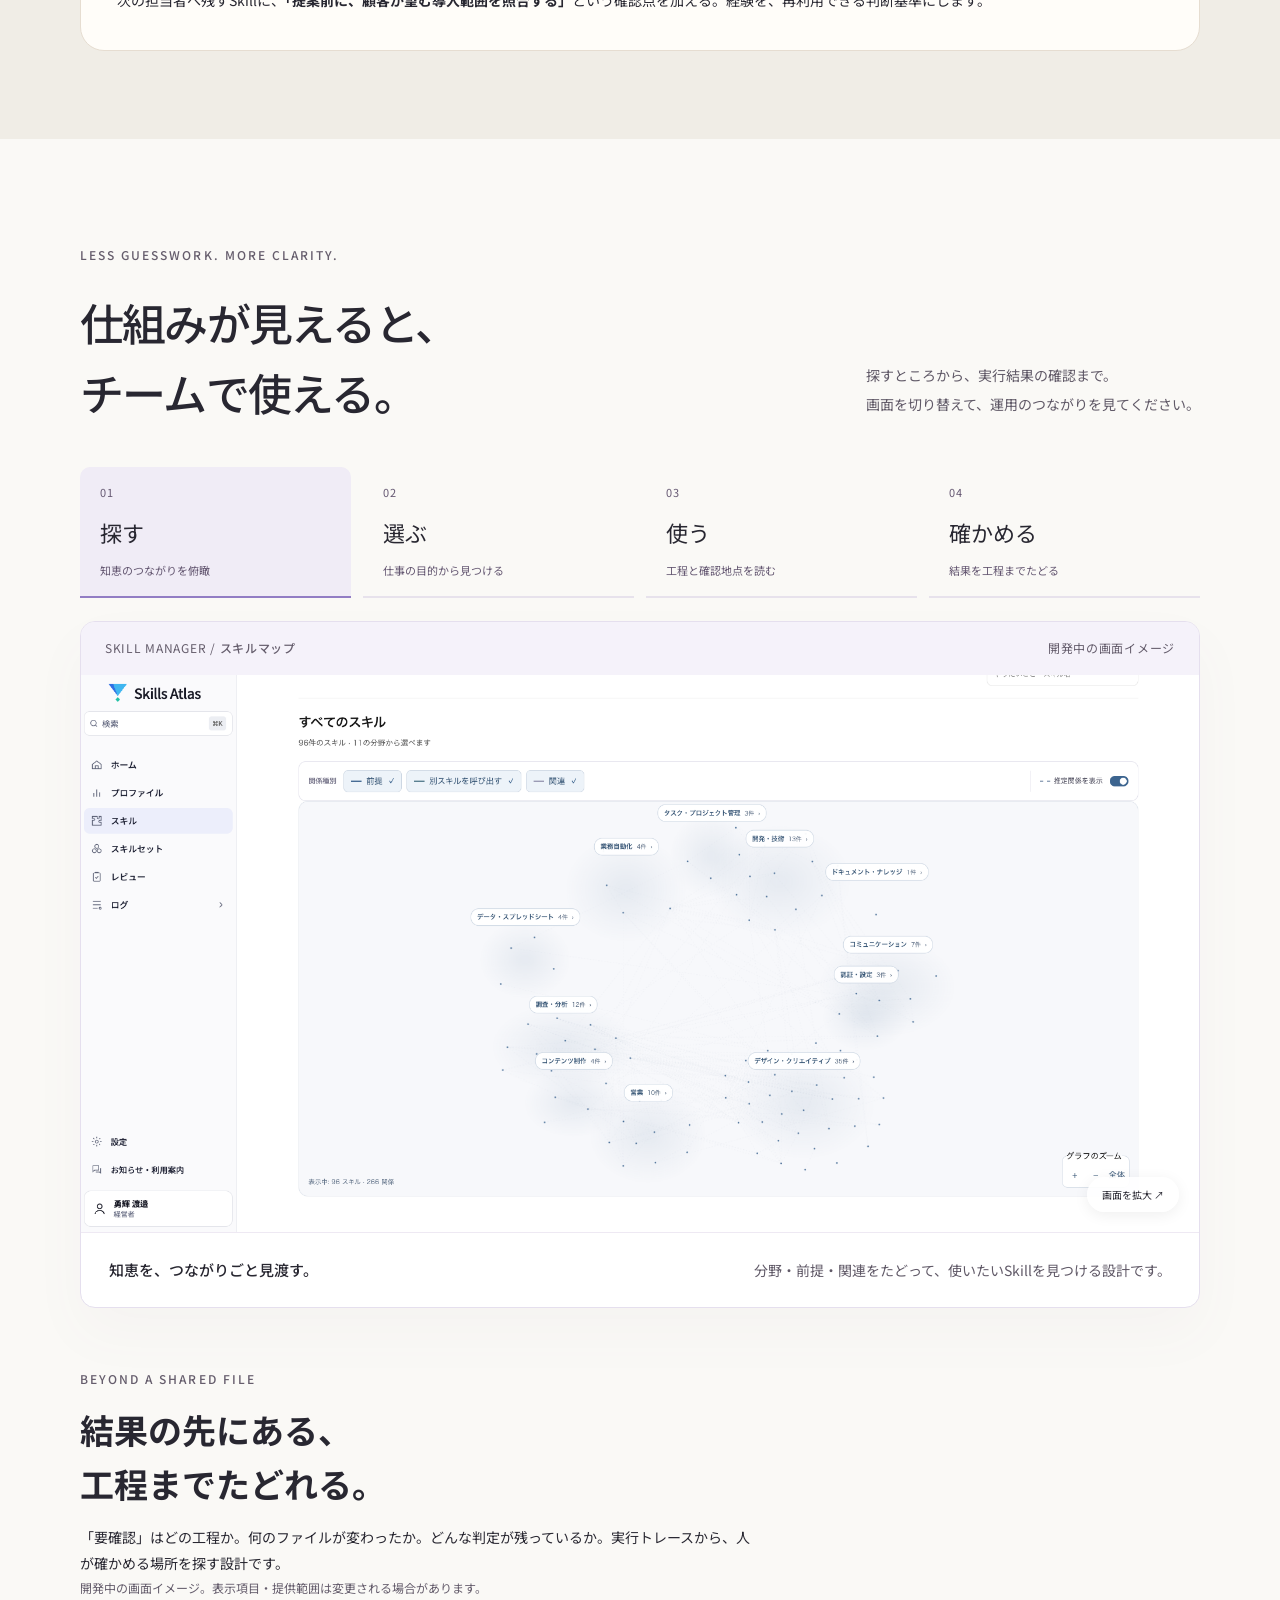
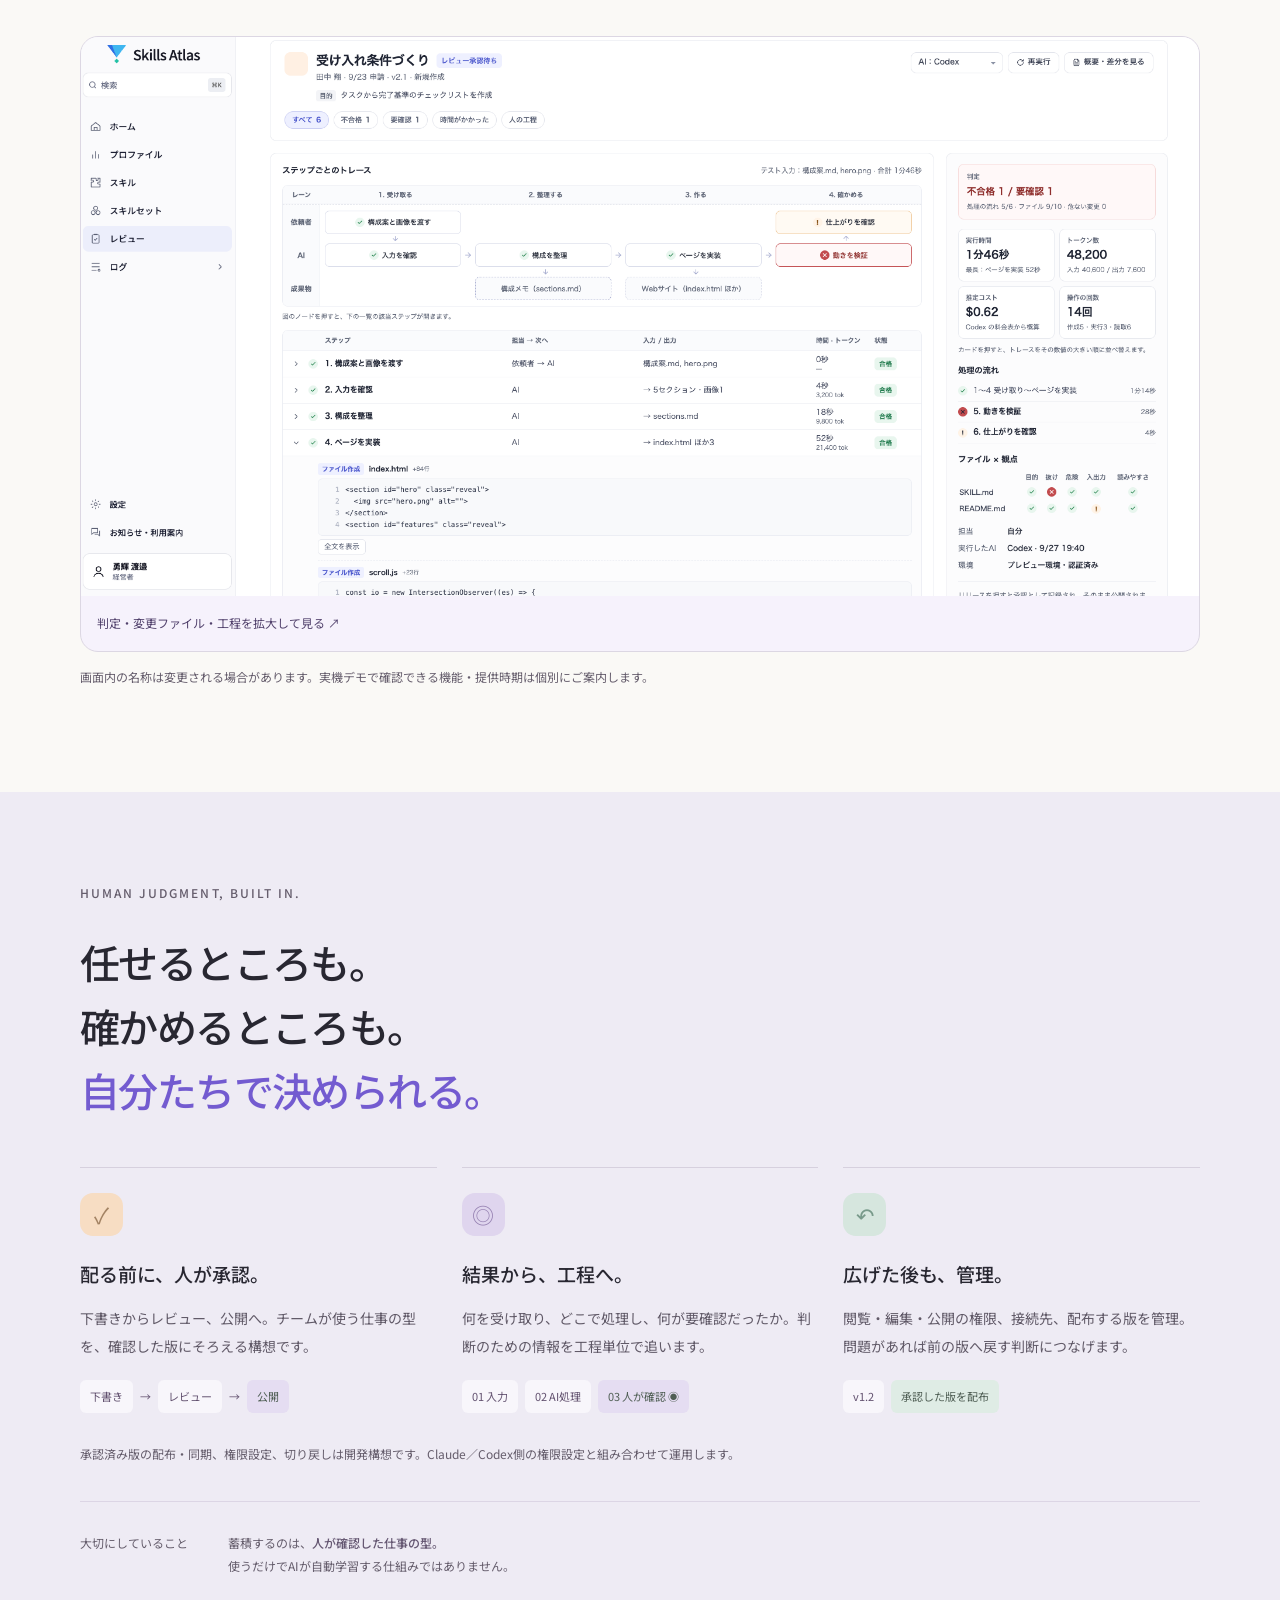
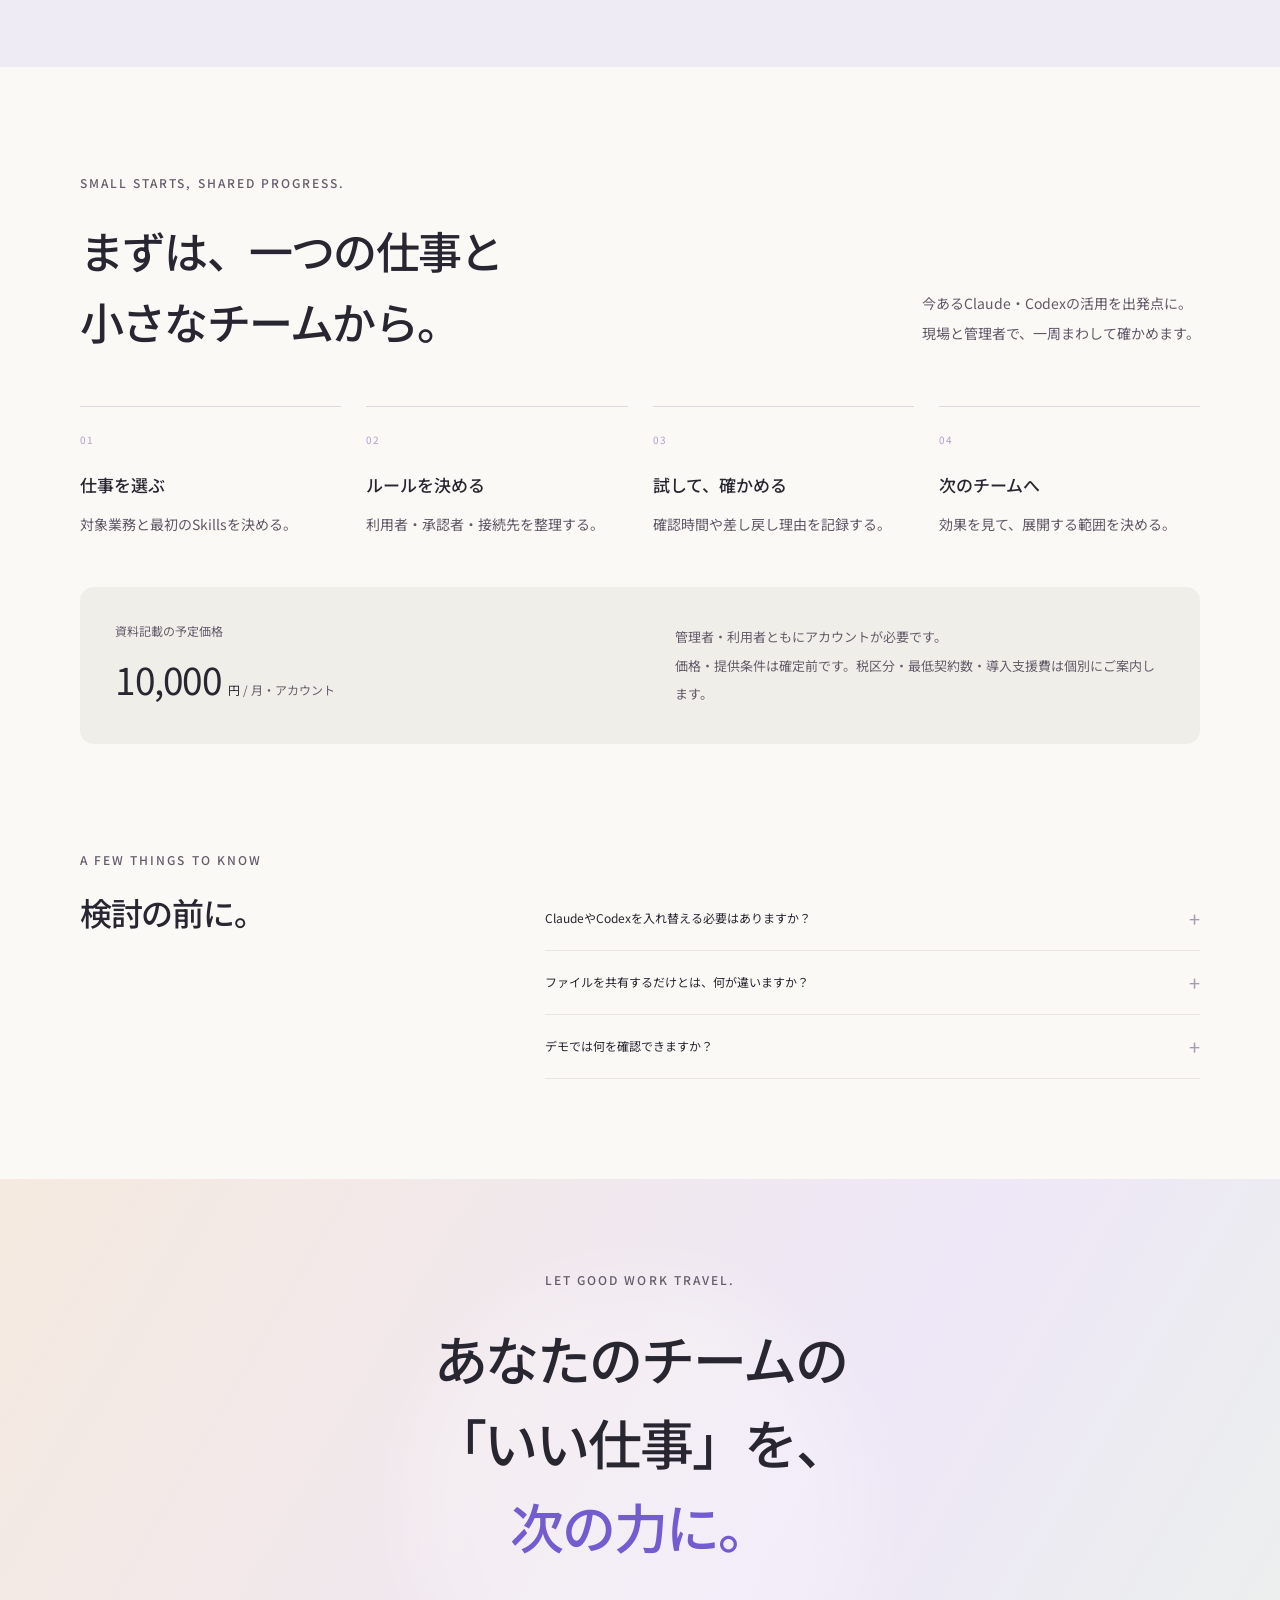
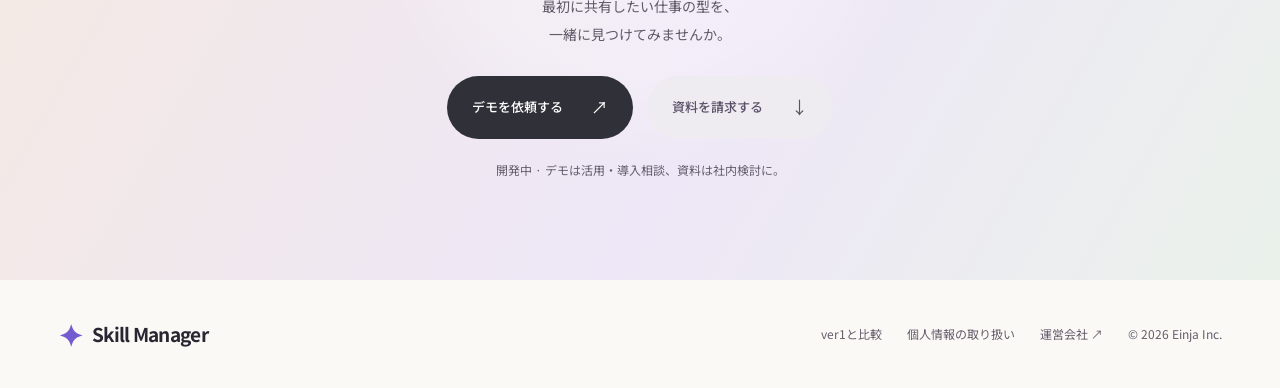
<file: docs/bright.html>
<!doctype html><html lang="ja"><head><meta charset="utf-8"><meta name="viewport" content="width=device-width,initial-scale=1"><meta name="robots" content="noindex"><meta name="theme-color" content="#faf9f6"><title>Skill Manager — 一人の工夫が、みんなの力になる。</title><link rel="stylesheet" href="./bright.css"><script src="./bright.js" defer></script></head><body><a class="skip" href="#main">本文へ</a><div class="preview">BRIGHT EDITION · 別案プレビュー <a href="./index.html">ver1を見る ↗</a><span>フォームは確認用です</span></div><header><a class="logo" href="./bright.html"><i>✦</i> Skill Manager</a><nav aria-label="メインナビゲーション"><a href="#stories">仕事の変化</a><a href="#inside">仕組み</a><a href="#start">はじめ方</a></nav><a class="nav-cta" href="./request.html?type=demo">デモを依頼 ↗</a></header><main id="main">
<section class="hero"><div class="hero-copy"><p class="eyebrow">GOOD WORK DESERVES GOOD COMPANY.</p><h1>一人の工夫が、<br><em>みんなの力になる。</em></h1><p class="lead">ClaudeやCodexで生まれた、いい仕事の進め方。<br>見つけて、確かめて、チームで使う。<br>AIと働く毎日に、知恵がつながる仕組みを。</p><div class="actions"><a class="button primary" href="./request.html?type=demo">デモで見てみる <b>↗</b></a><a class="button subtle" href="./request.html?type=material">資料を受け取る <b>↓</b></a></div><p class="small">開発中 · 画面イメージと導入のご相談をご案内</p></div><div class="hero-scene" aria-label="一人の工夫が、承認を経てチームにつながるイメージ"><div class="sun"></div><div class="scene-grid"></div><div class="mascot"><img src="./assets/higgsfield-ninja-bright.webp" alt="資料カードを差し出し、チームを迎える紫の忍者キャラクター" width="1920" height="1288" fetchpriority="high"></div><div class="scene-card first"><span class="dot apricot"></span><small>ひとりの工夫</small><strong>この提案の進め方、<br>次の人にも渡したい。</strong><div class="mini-doc"><span></span><span></span><span></span></div></div><div class="scene-card second"><span class="dot lavender"></span><small>人がレビュー</small><strong>確認するポイントまで、<br>ひとつのSkillに。</strong><div class="review-stamp">✓ 内容を確認して登録</div></div><div class="scene-card third"><span class="dot mint"></span><small>チームの力に</small><strong>いい仕事の型から、<br>みんなが始められる。</strong><div class="people"><b>A</b><b>B</b><b>C</b><span>次のチームへ →</span></div></div><span class="scene-note">仕事の型を共有する構成イメージ</span></div><div class="companions"><span>いつものAIと、その先へ。</span><b>Claude</b><i>＋</i><b>Codex</b><i>＋</i><b class="brand-color">Skill Manager</b></div></section>
<section class="intro wrap"><p class="eyebrow">MEET SKILL MANAGER</p><h2>いい仕事には、<br>引き継げる<span class="underline">「型」</span>がある。</h2><div class="intro-text"><p>何を調べるか。どんな順番で進めるか。<br>どこで、人が確かめるか。</p><p>その手順と判断基準をまとめたものが、<strong>Skill</strong>です。<br>Skill Managerは、一人ひとりのSkillsを<br>探す・承認する・配る・改善するための管理基盤です。</p><p class="muted">「あの人に聞かないとわからない」を、<br>「この型から始めてみよう」へ。</p></div></section>
<section class="stories" id="stories"><div class="wrap"><div class="section-heading"><div><p class="eyebrow">A BETTER DAY AT WORK</p><h2>いつもの仕事に、<br>次の人への<span class="serif">贈りもの。</span></h2></div><p>残すのは、できあがった資料だけではありません。<br>いい仕事にたどり着くまでの、進め方です。</p></div><div class="story-tabs" role="tablist" aria-label="仕事の活用例"><button role="tab" aria-selected="true" aria-controls="story-panel" id="story-sales" data-story="sales">営業提案</button><button role="tab" aria-selected="false" aria-controls="story-panel" id="story-report" data-story="report" tabindex="-1">定例レポート</button><button role="tab" aria-selected="false" aria-controls="story-panel" id="story-handoff" data-story="handoff" tabindex="-1">業務の引き継ぎ</button></div><div class="story-panel" role="tabpanel" id="story-panel" aria-labelledby="story-sales"><div class="story-copy"><span class="pill">想定活用例</span><h3 id="story-title">提案がうまい人の、<br>「考える順番」をチームへ。</h3><p id="story-description">顧客の条件を整理し、構成をつくり、根拠を確認する。その進め方があれば、次の担当者も、白紙から悩まずに始められます。</p><div class="story-before"><small>いままで</small><p id="story-before">提案書は共有した。でも、つくり方は本人しか知らない。</p></div><div class="story-after"><small>目指す状態</small><p id="story-after">構成・判断基準・確認点を、承認したSkillとして引き継ぐ。</p></div></div><div class="story-stage"><div class="desk-label"><span>EXAMPLE WORKSPACE</span><i>● ● ●</i></div><div class="brief-card"><small>最初に渡すもの</small><p id="story-input">顧客の条件 ＋ 参照してよい資料</p></div><div class="connector">↓</div><div class="work-paper"><div><span class="paper-icon">✧</span><small id="output-label">提案の構成案</small></div><h4 id="output-title">課題から、<br>次の一手まで。</h4><ol id="output-items"><li>顧客の課題と目指す状態</li><li>提案の構成と、その根拠</li><li>実施ステップと確認事項</li></ol><div class="human-check"><span>✳ 人が確かめる</span><p id="check-text">数値の出典・顧客条件との一致・未確認事項</p></div></div><p class="illustration-note">説明用の架空の業務例です。導入実績ではありません。</p></div></div><div class="concrete-example"><p class="eyebrow">例えば、こんな工夫を残す</p><h3>「良い提案」だけでなく、<br>良くした理由まで。</h3><p class="small">営業提案の架空例 · 出力内容や成果を保証するものではありません。</p><div class="example-grid"><article><small>顧客条件</small><p>20店舗の小売企業。まずは1店舗で試し、効果を確認してから広げたい。</p></article><article><small>最初の提案文</small><p>「全20店舗へ一括導入し、運用を統一します。」</p></article><article><small>人の指摘 → 修正文</small><p>一括導入は、顧客の条件と不一致。</p><strong>「1店舗で試行し、現場の確認後に展開範囲を決めます。」</strong></article></div><p>次の担当者へ残すSkillに、<strong>「提案前に、顧客が望む導入範囲を照合する」</strong>という確認点を加える。経験を、再利用できる判断基準にします。</p></div></div></section>
<section class="inside wrap" id="inside"><div class="section-heading"><div><p class="eyebrow">LESS GUESSWORK. MORE CLARITY.</p><h2>仕組みが見えると、<br>チームで使える。</h2></div><p>探すところから、実行結果の確認まで。<br>画面を切り替えて、運用のつながりを見てください。</p></div><div class="product-tabs" role="tablist" aria-label="製品画面"><button role="tab" aria-selected="true" aria-controls="product-panel" id="product-map" data-product="map"><small>01</small>探す<span>知恵のつながりを俯瞰</span></button><button role="tab" aria-selected="false" aria-controls="product-panel" id="product-list" data-product="list" tabindex="-1"><small>02</small>選ぶ<span>仕事の目的から見つける</span></button><button role="tab" aria-selected="false" aria-controls="product-panel" id="product-flow" data-product="flow" tabindex="-1"><small>03</small>使う<span>工程と確認地点を読む</span></button><button role="tab" aria-selected="false" aria-controls="product-panel" id="product-trace" data-product="trace" tabindex="-1"><small>04</small>確かめる<span>結果を工程までたどる</span></button></div><div class="product-panel" id="product-panel" role="tabpanel" aria-labelledby="product-map"><div class="product-top"><span>SKILL MANAGER / <b id="product-label">スキルマップ</b></span><span>開発中の画面イメージ</span></div><button class="screen-button" id="zoom" aria-label="製品画面を拡大"><img src="./assets/skill-map.png" id="screen" alt="分野とSkill同士の関係をたどるスキルマップ"><span>画面を拡大 ↗</span></button><div class="product-caption"><h3 id="screen-title">知恵を、つながりごと見渡す。</h3><p id="screen-desc">分野・前提・関連をたどって、使いたいSkillを見つける設計です。</p></div></div><div class="trace-proof"><div><p class="eyebrow">BEYOND A SHARED FILE</p><h3>結果の先にある、<br>工程までたどれる。</h3><p>「要確認」はどの工程か。何のファイルが変わったか。どんな判定が残っているか。実行トレースから、人が確かめる場所を探す設計です。</p><p class="small">開発中の画面イメージ。表示項目・提供範囲は変更される場合があります。</p></div><a href="./assets/review-trace.png" target="_blank" rel="noopener" aria-label="実行トレースの画面を別タブで拡大"><img src="./assets/review-trace.png" alt="工程ごとの判定と変更ファイルを確認する実行トレース画面"><span>判定・変更ファイル・工程を拡大して見る ↗</span></a></div><p class="small product-note">画面内の名称は変更される場合があります。実機デモで確認できる機能・提供時期は個別にご案内します。</p></section>
<section class="trust"><div class="wrap"><p class="eyebrow">HUMAN JUDGMENT, BUILT IN.</p><h2>任せるところも。<br>確かめるところも。<br><em>自分たちで決められる。</em></h2><div class="trust-grid"><article><span class="trust-icon peach">✓</span><h3>配る前に、人が承認。</h3><p>下書きからレビュー、公開へ。チームが使う仕事の型を、確認した版にそろえる構想です。</p><div class="flow-pills"><span>下書き</span> → <span>レビュー</span> → <b>公開</b></div></article><article><span class="trust-icon lilac">◎</span><h3>結果から、工程へ。</h3><p>何を受け取り、どこで処理し、何が要確認だったか。判断のための情報を工程単位で追います。</p><div class="trace-mini"><span>01 入力</span><span>02 AI処理</span><b>03 人が確認 ◉</b></div></article><article><span class="trust-icon green">↶</span><h3>広げた後も、管理。</h3><p>閲覧・編集・公開の権限、接続先、配布する版を管理。問題があれば前の版へ戻す判断につなげます。</p><div class="version"><span>v1.2</span><b>承認した版を配布</b></div></article></div><p class="trust-note">承認済み版の配布・同期、権限設定、切り戻しは開発構想です。Claude／Codex側の権限設定と組み合わせて運用します。</p><div class="promise"><span>大切にしていること</span><p>蓄積するのは、<strong>人が確認した仕事の型。</strong><br>使うだけでAIが自動学習する仕組みではありません。</p></div></div></section>
<section class="start wrap" id="start"><div class="section-heading"><div><p class="eyebrow">SMALL STARTS, SHARED PROGRESS.</p><h2>まずは、一つの仕事と<br>小さなチームから。</h2></div><p>今あるClaude・Codexの活用を出発点に。<br>現場と管理者で、一周まわして確かめます。</p></div><ol class="steps"><li><span>01</span><h3>仕事を選ぶ</h3><p>対象業務と最初のSkillsを決める。</p></li><li><span>02</span><h3>ルールを決める</h3><p>利用者・承認者・接続先を整理する。</p></li><li><span>03</span><h3>試して、確かめる</h3><p>確認時間や差し戻し理由を記録する。</p></li><li><span>04</span><h3>次のチームへ</h3><p>効果を見て、展開する範囲を決める。</p></li></ol><div class="price"><div><small>資料記載の予定価格</small><p><strong>10,000</strong>円 <span>/ 月・アカウント</span></p></div><p>管理者・利用者ともにアカウントが必要です。<br>価格・提供条件は確定前です。税区分・最低契約数・導入支援費は個別にご案内します。</p></div></section>
<section class="questions wrap"><p class="eyebrow">A FEW THINGS TO KNOW</p><h2>検討の前に。</h2><div class="faq"><details><summary>ClaudeやCodexを入れ替える必要はありますか？</summary><p>既存のAI活用と組み合わせ、Skillsの作成・承認・配布・運用を支える構想です。ご利用中の環境を伺い、対応範囲をご案内します。AIサービスの契約費用が含まれるとは限りません。</p></details><details><summary>ファイルを共有するだけとは、何が違いますか？</summary><p>共有後の運用までつなげる設計です。Skill同士の関係、工程、人の承認、配布対象の版、実行結果を確認し、チームが使い続けられる状態を目指します。</p></details><details><summary>デモでは何を確認できますか？</summary><p>現在開発中です。画面や機能のうち確認できる範囲と、業務への適合、提供時期・導入条件をご案内します。構想にあるすべての機能が利用可能とは限りません。</p></details></div></section>
<section class="closing"><div class="closing-orb"></div><div class="wrap"><p class="eyebrow">LET GOOD WORK TRAVEL.</p><h2>あなたのチームの<br>「いい仕事」を、<br><em>次の力に。</em></h2><p>最初に共有したい仕事の型を、<br>一緒に見つけてみませんか。</p><div class="actions"><a class="button primary" href="./request.html?type=demo">デモを依頼する <b>↗</b></a><a class="button subtle" href="./request.html?type=material">資料を請求する <b>↓</b></a></div><p class="small">開発中 · デモは活用・導入相談、資料は社内検討に。</p></div></section></main><footer><a class="logo" href="./bright.html"><i>✦</i> Skill Manager</a><div><a href="./index.html">ver1と比較</a><a href="./privacy.html">個人情報の取り扱い</a><a href="https://einja.net/" target="_blank" rel="noopener">運営会社 ↗</a><span>© 2026 Einja Inc.</span></div></footer><dialog id="screen-dialog"><form method="dialog"><button>閉じる ×</button></form><img src="./assets/skill-map.png" alt="製品画面の拡大"><p>開発中の画面イメージ</p></dialog></body></html>
</file>
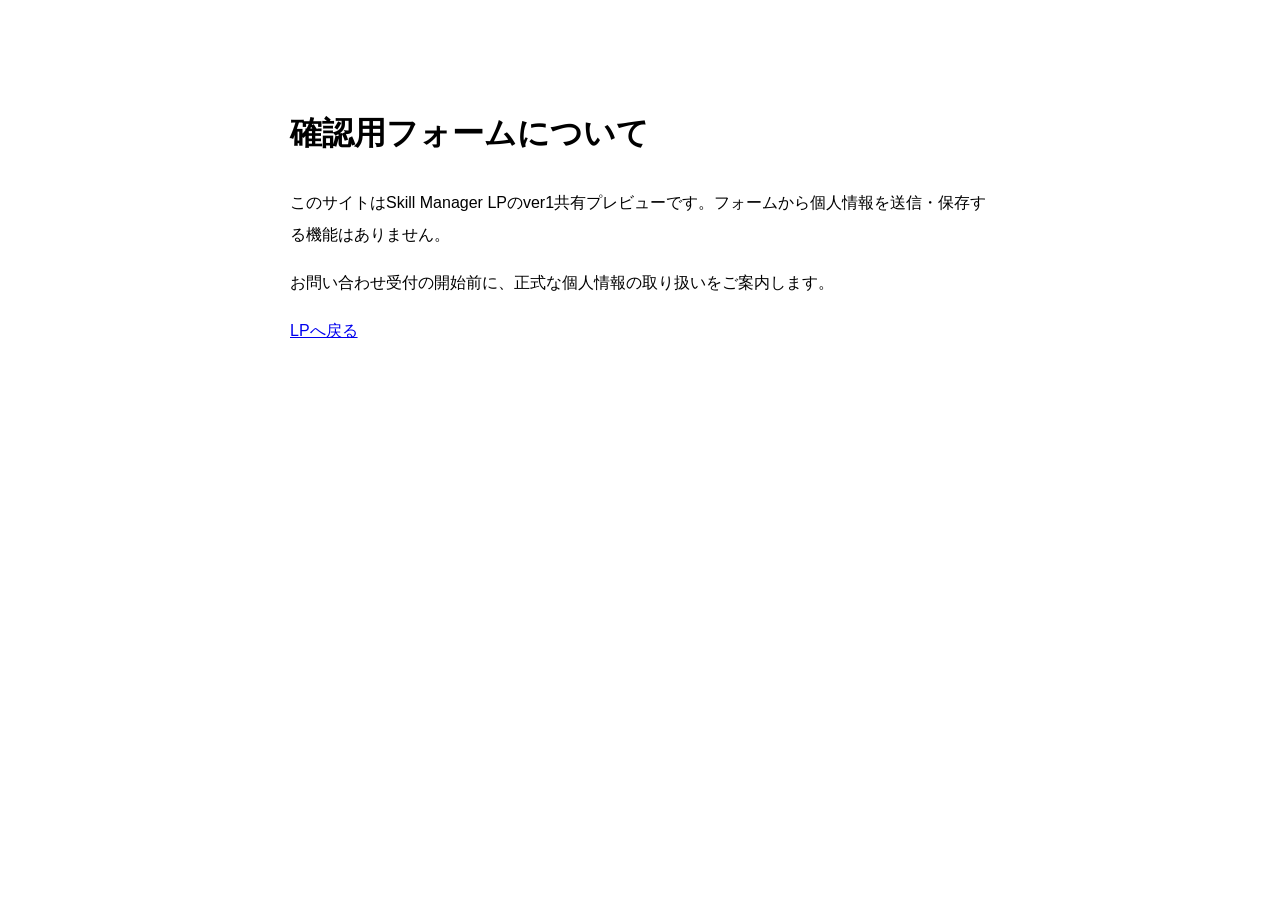
<file: docs/privacy.html>
<!doctype html><html lang="ja"><meta charset="utf-8"><meta name="viewport" content="width=device-width"><title>確認用フォームについて</title><body style="font-family:sans-serif;max-width:700px;margin:60px auto;padding:20px;line-height:2"><h1>確認用フォームについて</h1><p>このサイトはSkill Manager LPのver1共有プレビューです。フォームから個人情報を送信・保存する機能はありません。</p><p>お問い合わせ受付の開始前に、正式な個人情報の取り扱いをご案内します。</p><a href="./">LPへ戻る</a></body></html>
</file>
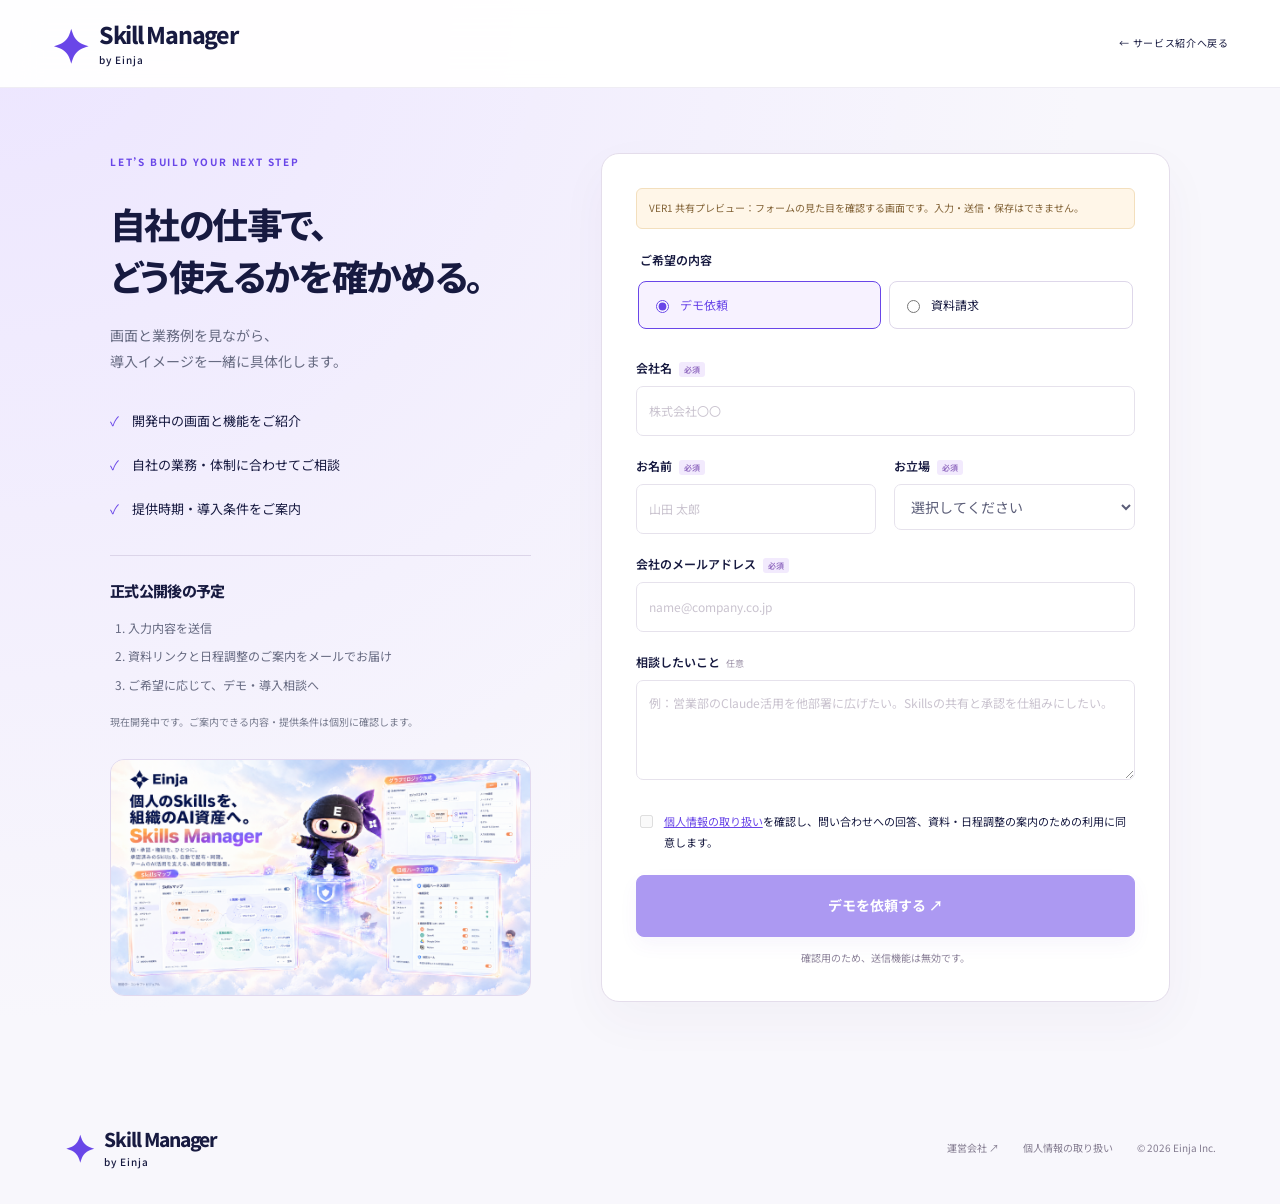
<file: docs/request.html>
<!doctype html><html lang="ja"><head><meta charset="utf-8"><meta name="viewport" content="width=device-width,initial-scale=1"><title>デモ依頼・資料請求｜Skill Manager</title><meta name="robots" content="noindex"><link rel="stylesheet" href="./style.css?v=20260930-2"><script src="./form.js" defer></script></head><body class="form-page"><header class="header"><a class="brand" href="./"><span class="brand-mark">✦</span><span>Skill Manager<small>by Einja</small></span></a><a href="./" class="micro">← サービス紹介へ戻る</a></header><main class="form-layout"><section class="form-intro"><p class="eyebrow">LET’S BUILD YOUR NEXT STEP</p><h1 id="form-title">自社の仕事で、<br>どう使えるかを確かめる。</h1><p id="form-lead">画面と業務例を見ながら、<br>導入イメージを一緒に具体化します。</p><ul class="form-benefits" id="form-benefits"><li><span>✓</span>開発中の画面と機能をご紹介</li><li><span>✓</span>自社の業務・体制に合わせてご相談</li><li><span>✓</span>提供時期・導入条件をご案内</li></ul><div class="form-flow"><h2>正式公開後の予定</h2><ol><li>入力内容を送信</li><li>資料リンクと日程調整のご案内をメールでお届け</li><li>ご希望に応じて、デモ・導入相談へ</li></ol><p class="footnote">現在開発中です。ご案内できる内容・提供条件は個別に確認します。</p></div><div class="form-visual"><img src="./assets/concept.png" alt="Skill Managerのコンセプト：個人のSkillsを組織のAI資産へ" loading="lazy"></div></section><section class="form-card" aria-label="お問い合わせフォーム"><div class="local-notice" id="mode-notice">VER1 共有プレビュー：フォームの見た目を確認する画面です。入力・送信・保存はできません。</div><form id="lead-form"><fieldset class="form-type"><legend>ご希望の内容</legend><label><input type="radio" name="type" value="demo" checked>デモ依頼</label><label><input type="radio" name="type" value="material">資料請求</label></fieldset><div class="field"><label for="company">会社名<span class="required">必須</span></label><input id="company" name="company" disabled autocomplete="organization" required maxlength="120" placeholder="株式会社〇〇"></div><div class="field-row"><div class="field"><label for="name">お名前<span class="required">必須</span></label><input id="name" name="name" disabled autocomplete="name" required maxlength="80" placeholder="山田 太郎"></div><div class="field"><label for="role">お立場<span class="required">必須</span></label><select disabled id="role" name="role" required><option value="">選択してください</option><option>経営者・役員</option><option>事業部長・部門責任者</option><option>全社AI推進担当</option><option>情報システム・セキュリティ</option><option>現場のAI活用担当</option><option>その他</option></select></div></div><div class="field"><label for="email">会社のメールアドレス<span class="required">必須</span></label><input id="email" name="email" type="email" disabled autocomplete="email" required maxlength="254" placeholder="name@company.co.jp"></div><div class="field"><label for="message">相談したいこと<span class="optional">任意</span></label><textarea disabled id="message" name="message" maxlength="2000" placeholder="例：営業部のClaude活用を他部署に広げたい。Skillsの共有と承認を仕組みにしたい。"></textarea></div><div class="honeypot" aria-hidden="true"><label for="website">Website</label><input id="website" name="website" tabindex="-1" disabled autocomplete="off"></div><label class="consent"><input type="checkbox" disabled name="consent" required><span><a href="./privacy.html" target="_blank" rel="noopener">個人情報の取り扱い</a>を確認し、問い合わせへの回答、資料・日程調整の案内のための利用に同意します。</span></label><div class="form-error" id="form-error" role="alert" tabindex="-1"></div><button class="button" id="submit-button" disabled type="button">デモを依頼する <span>↗</span></button><p class="form-note">確認用のため、送信機能は無効です。</p></form><div class="success" id="success" hidden role="status"><div class="success-icon">✓</div><h2 id="success-title">お問い合わせを受け付けました。</h2><p id="success-message"></p><div class="receipt" id="receipt"></div><a href="./" class="button secondary">サービス紹介へ戻る →</a></div></section></main><footer><a href="./" class="brand"><span class="brand-mark">✦</span><span>Skill Manager<small>by Einja</small></span></a><div><a href="https://einja.net/" target="_blank" rel="noopener">運営会社 ↗</a><a href="./privacy.html">個人情報の取り扱い</a><span>© 2026 Einja Inc.</span></div></footer></body></html>
</file>
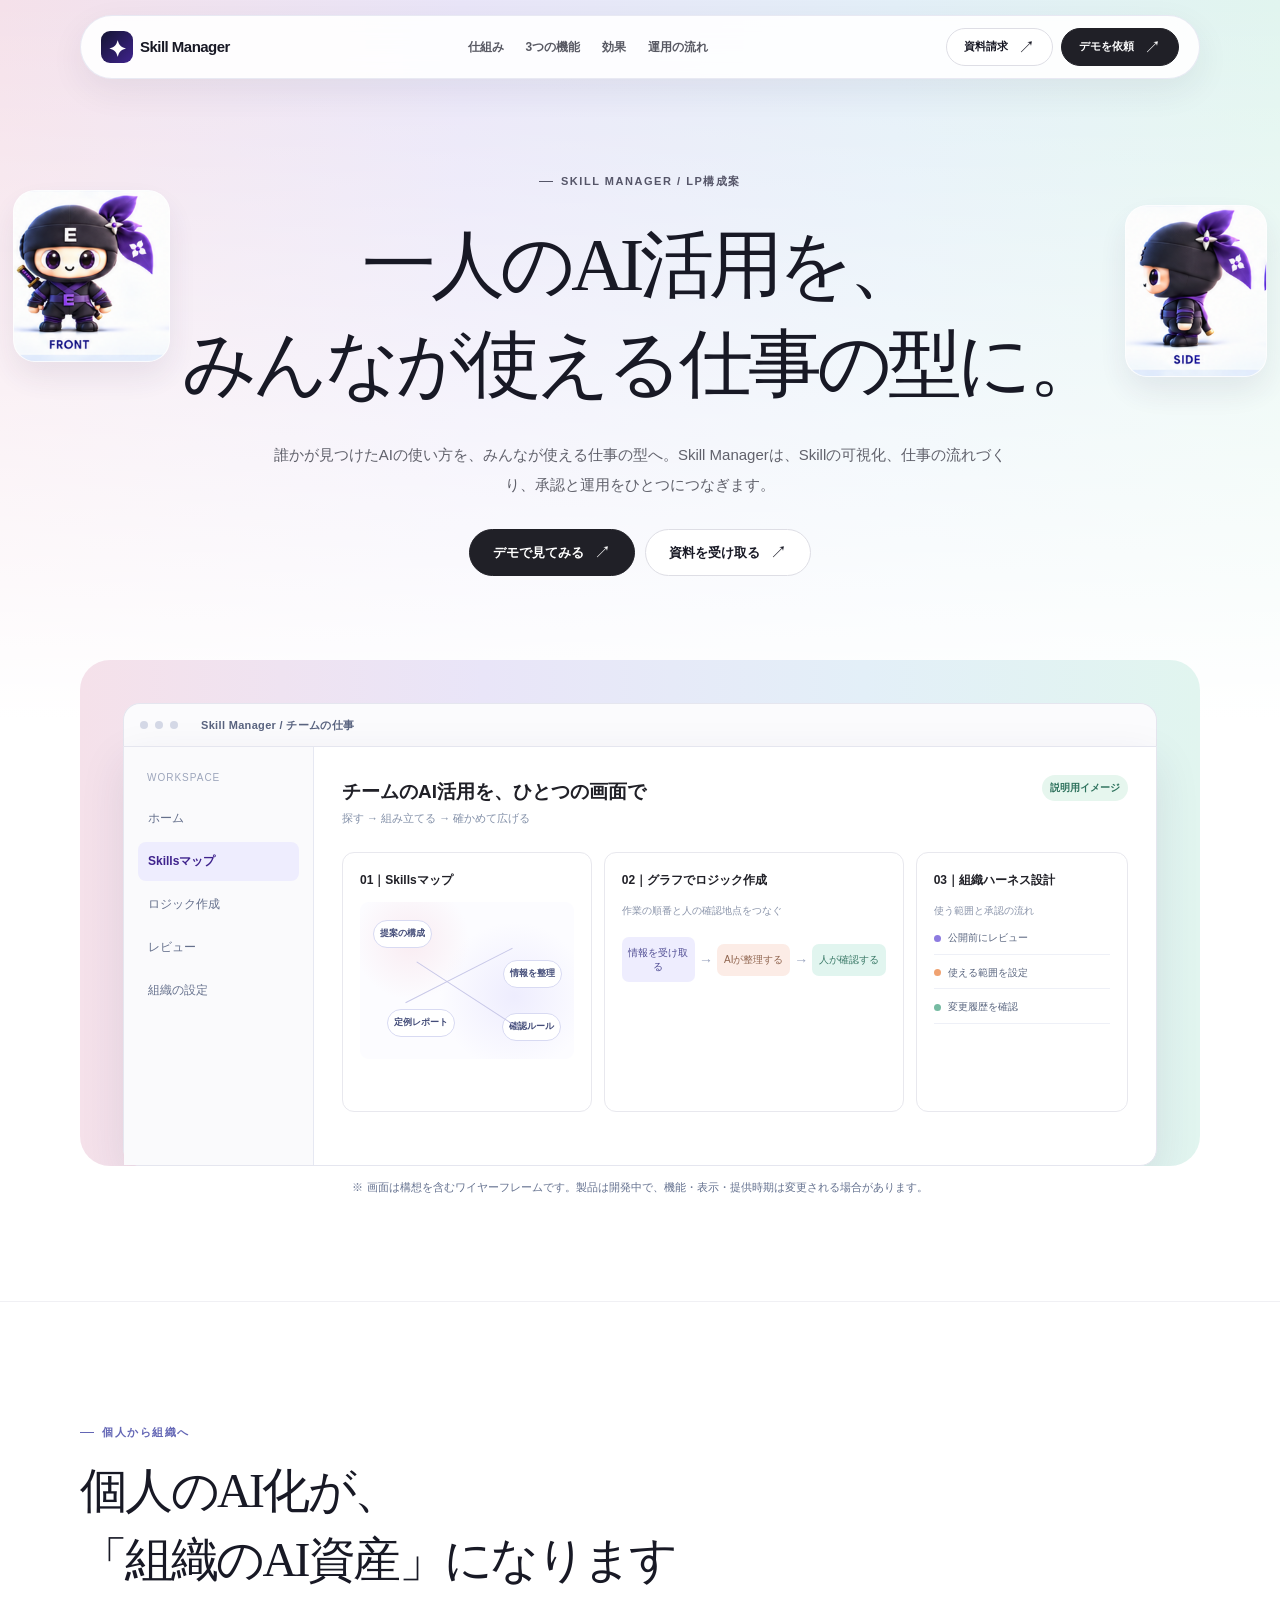
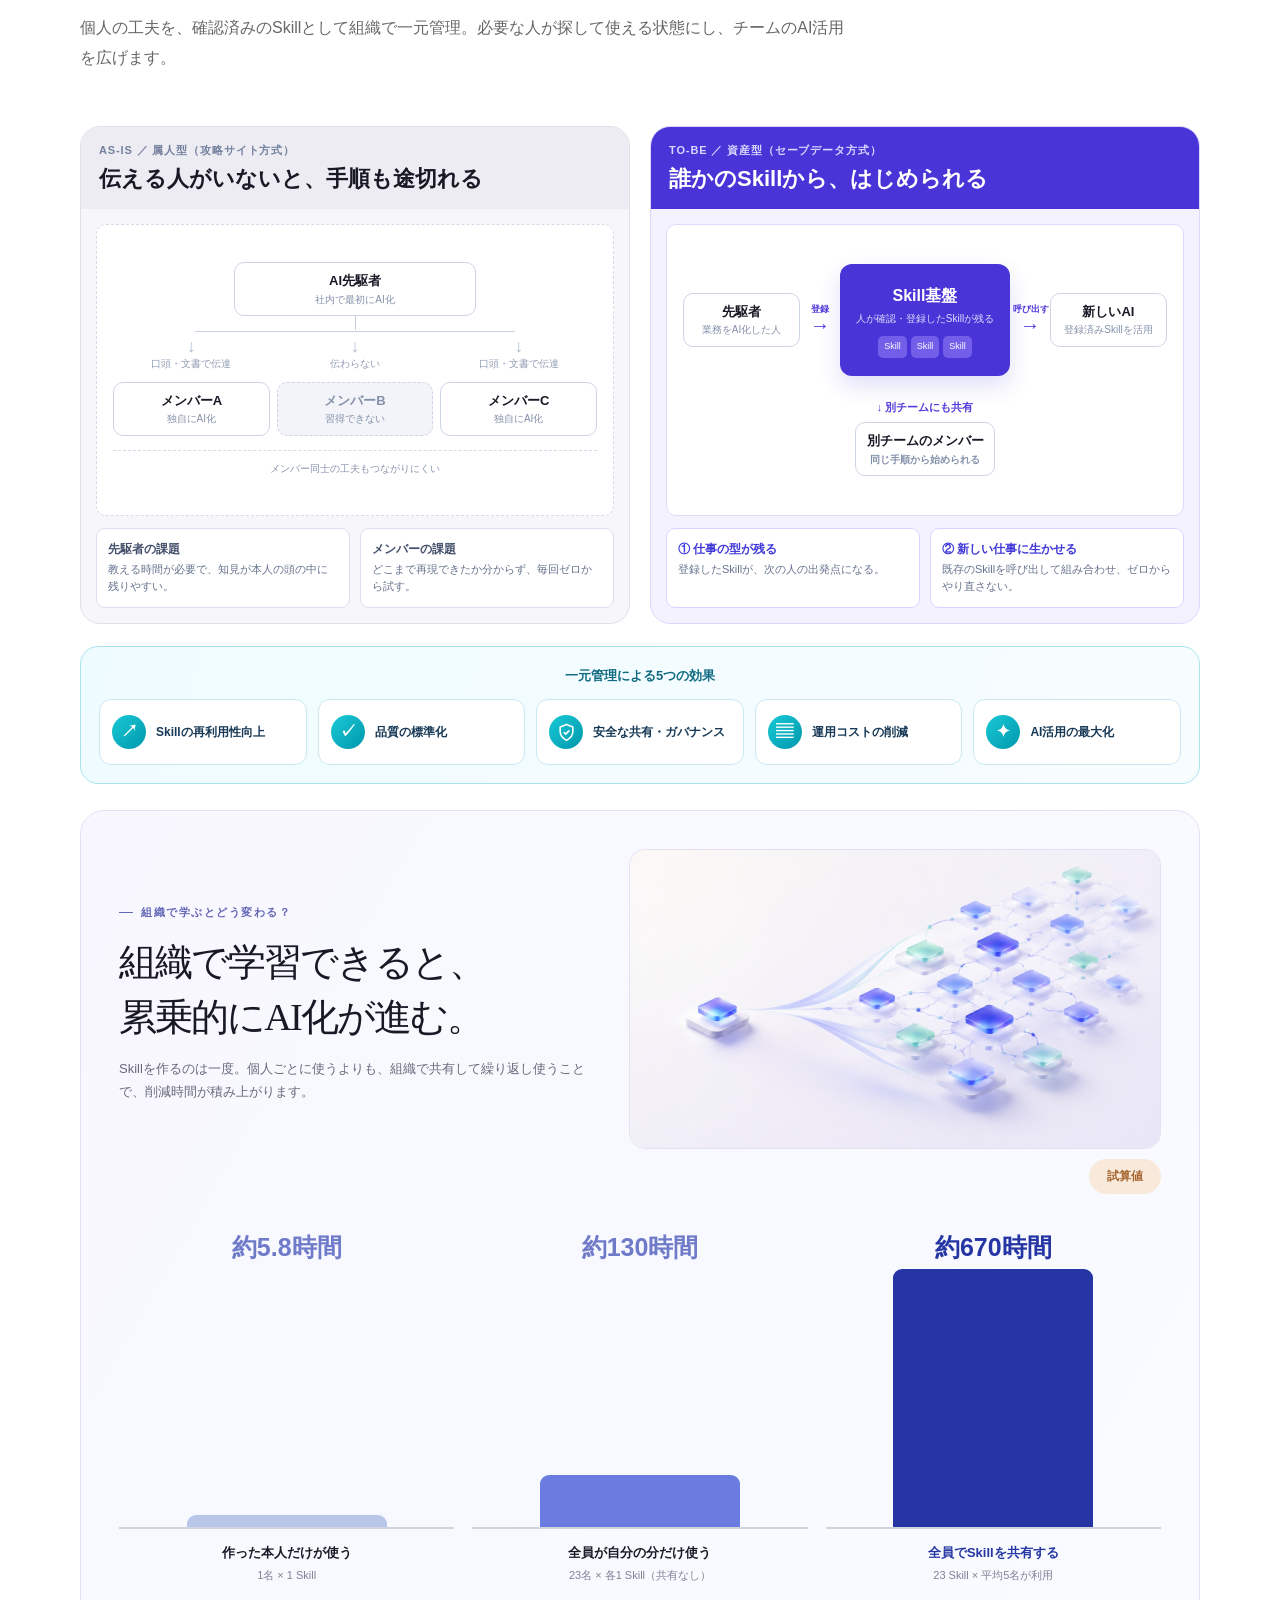
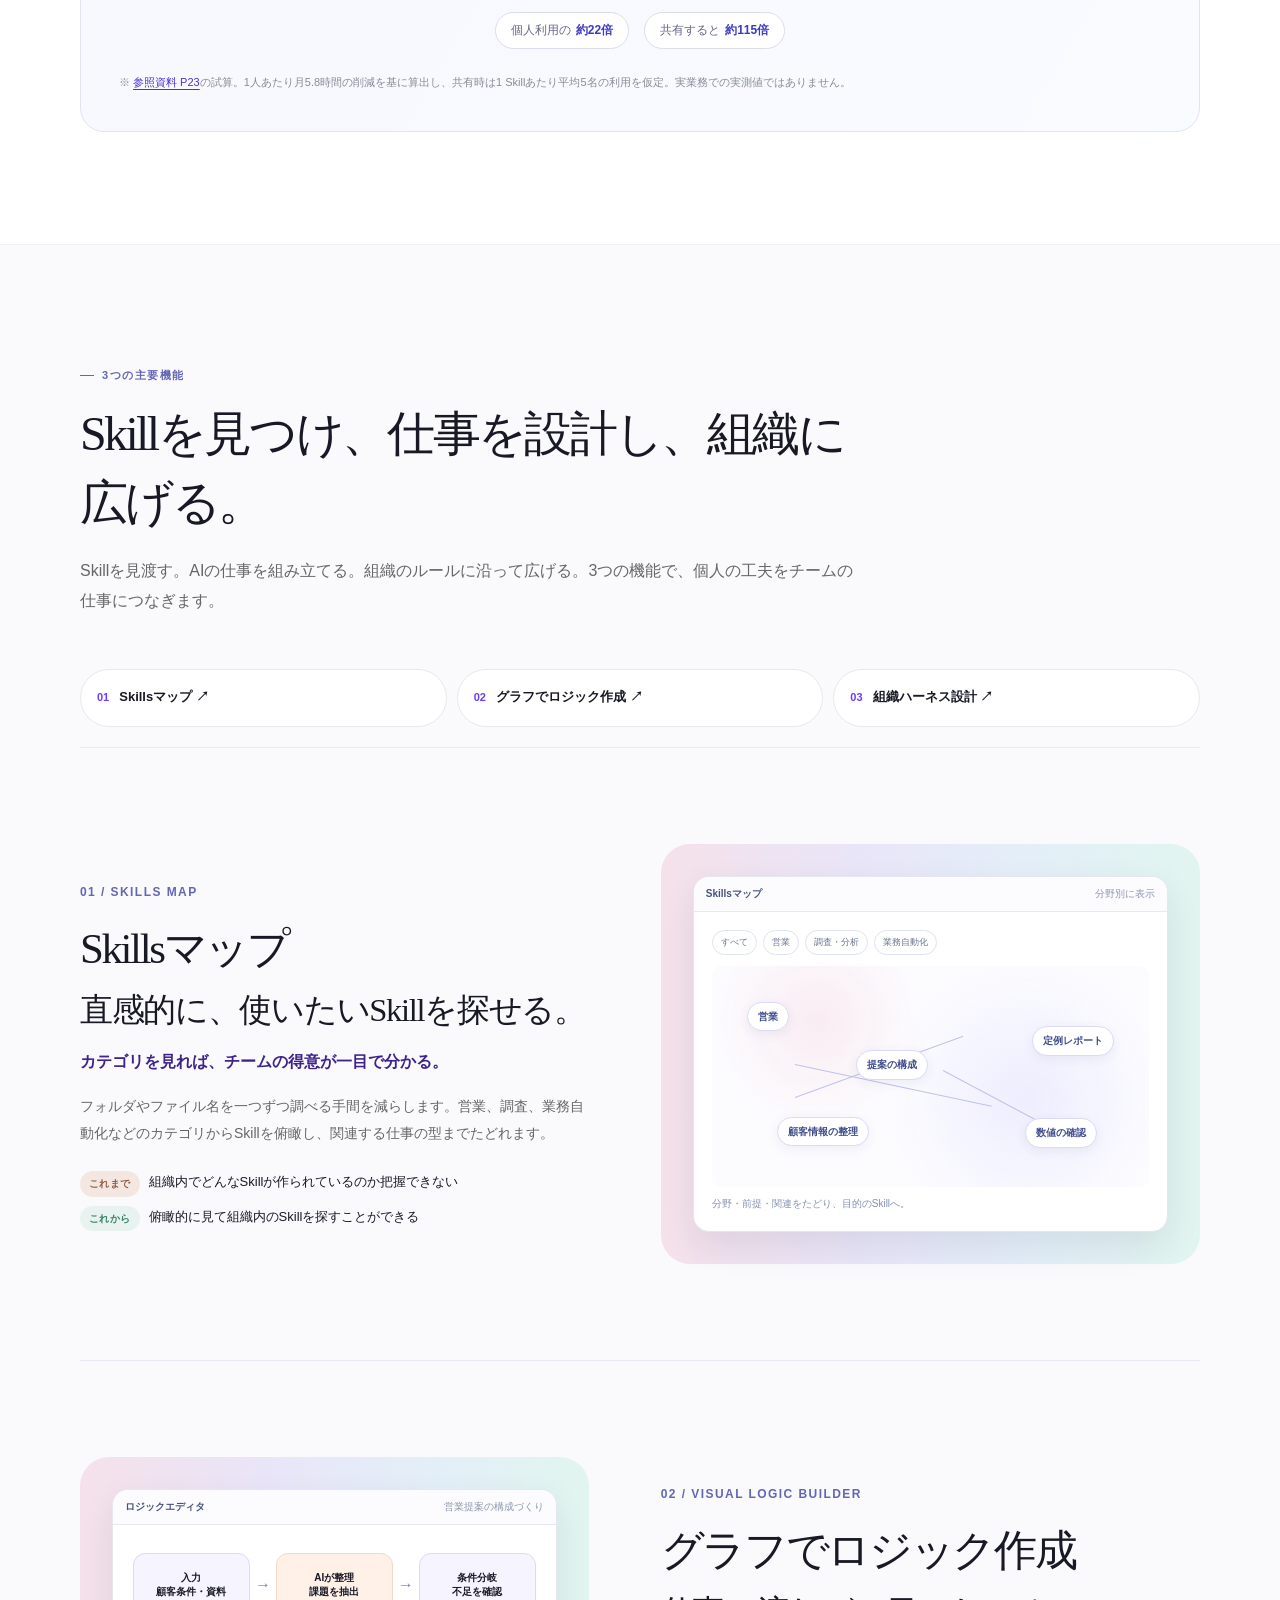
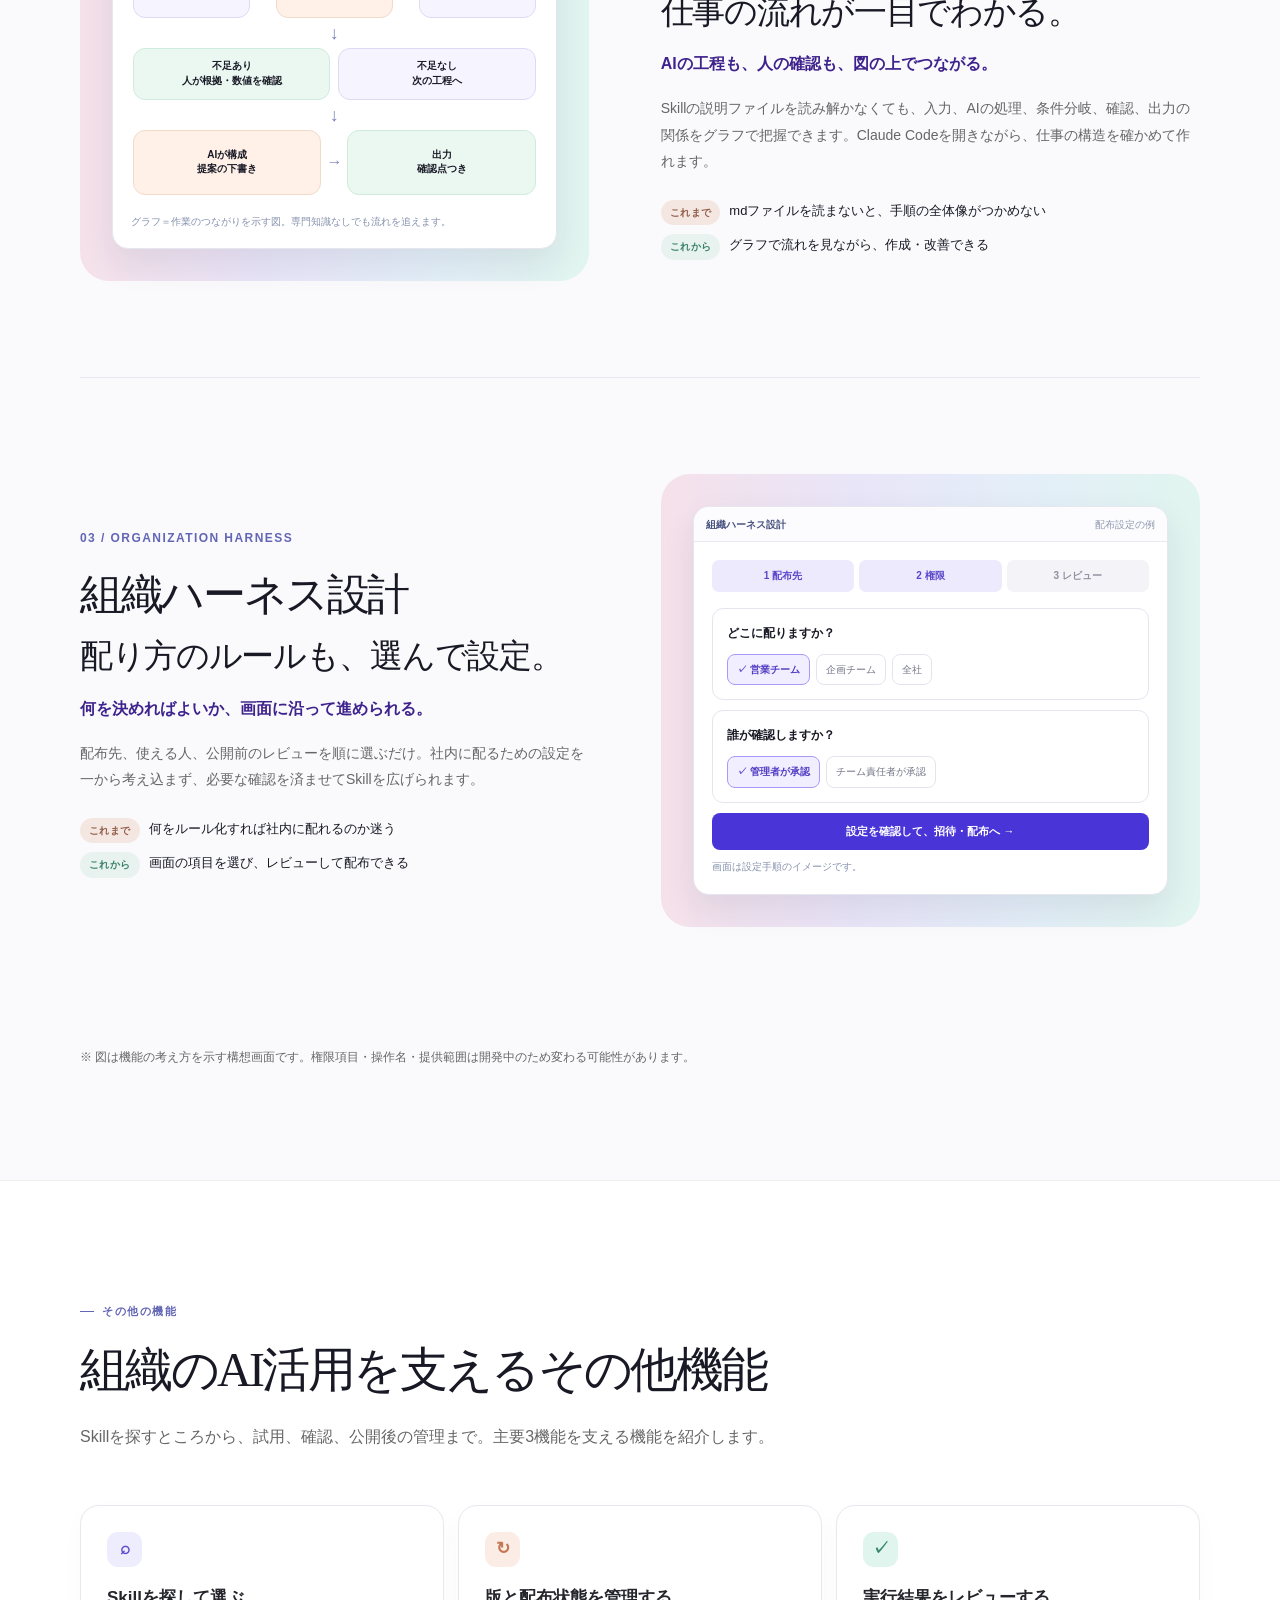
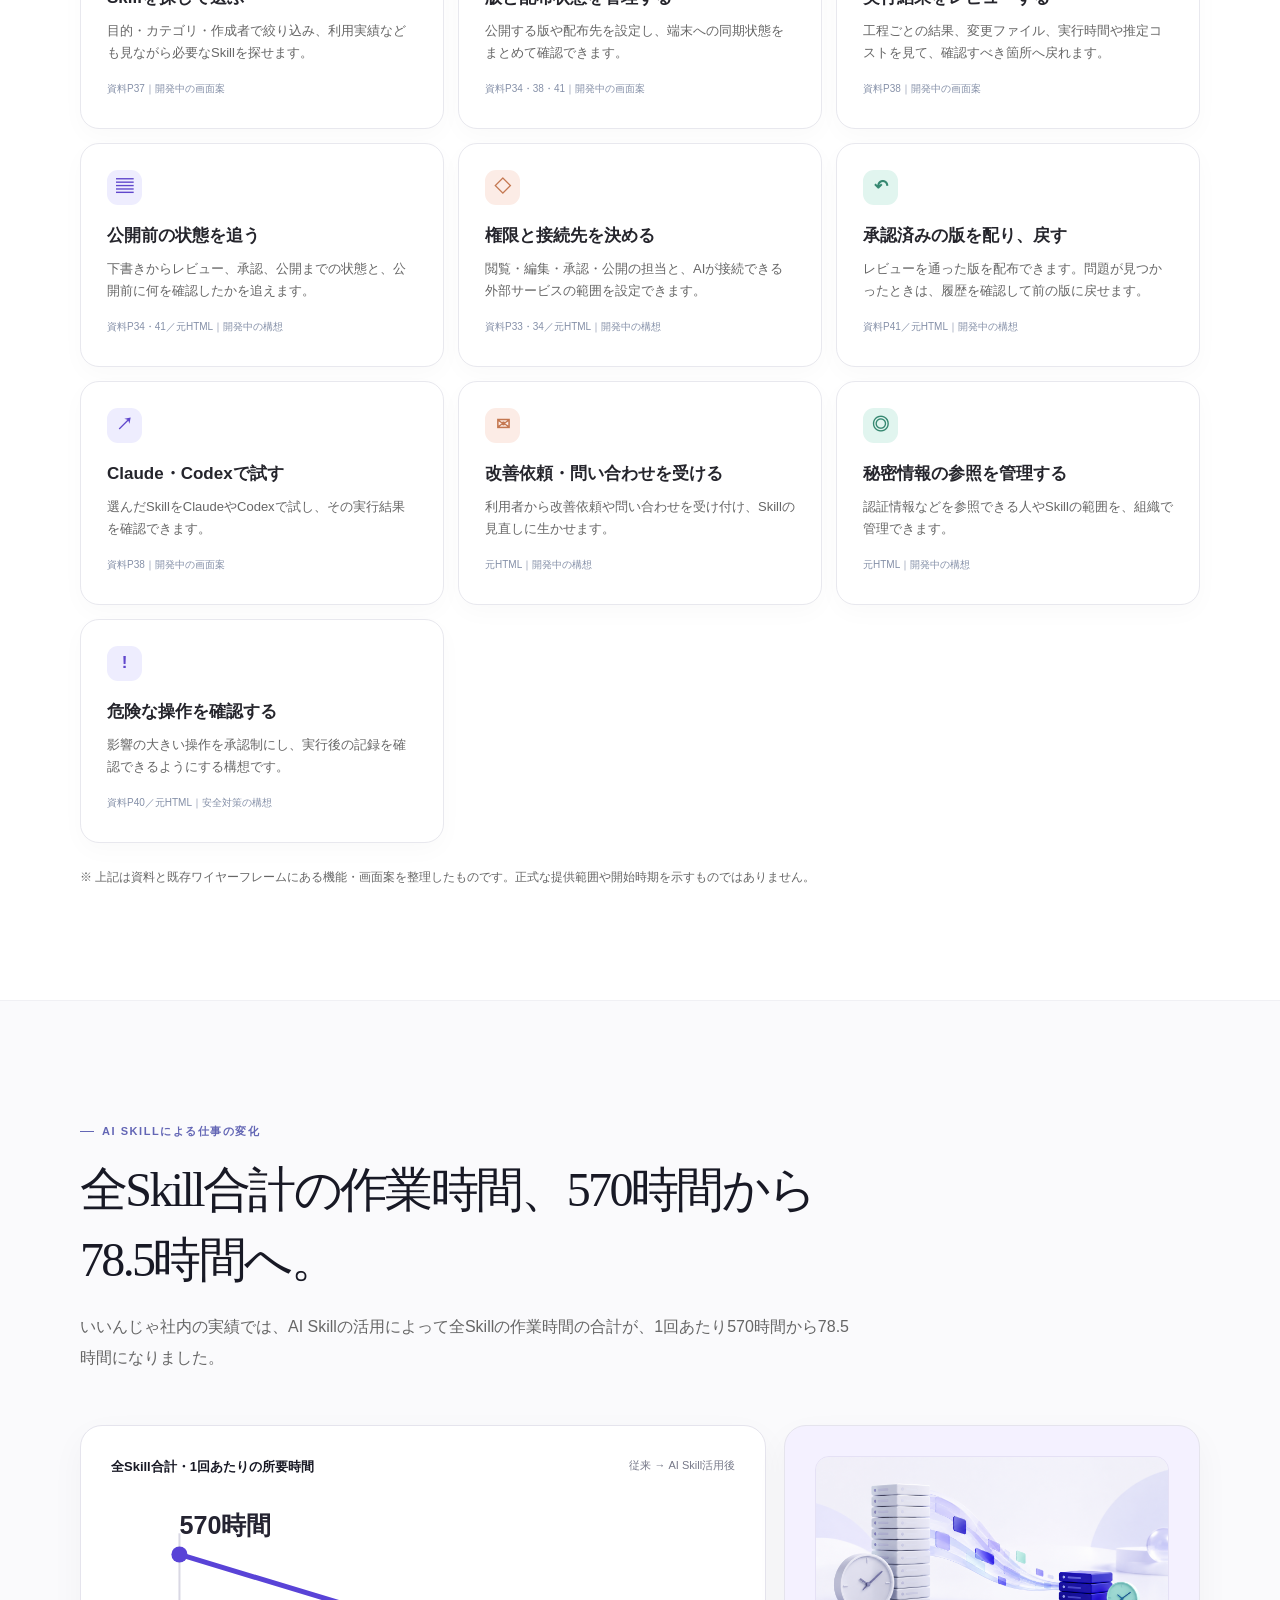
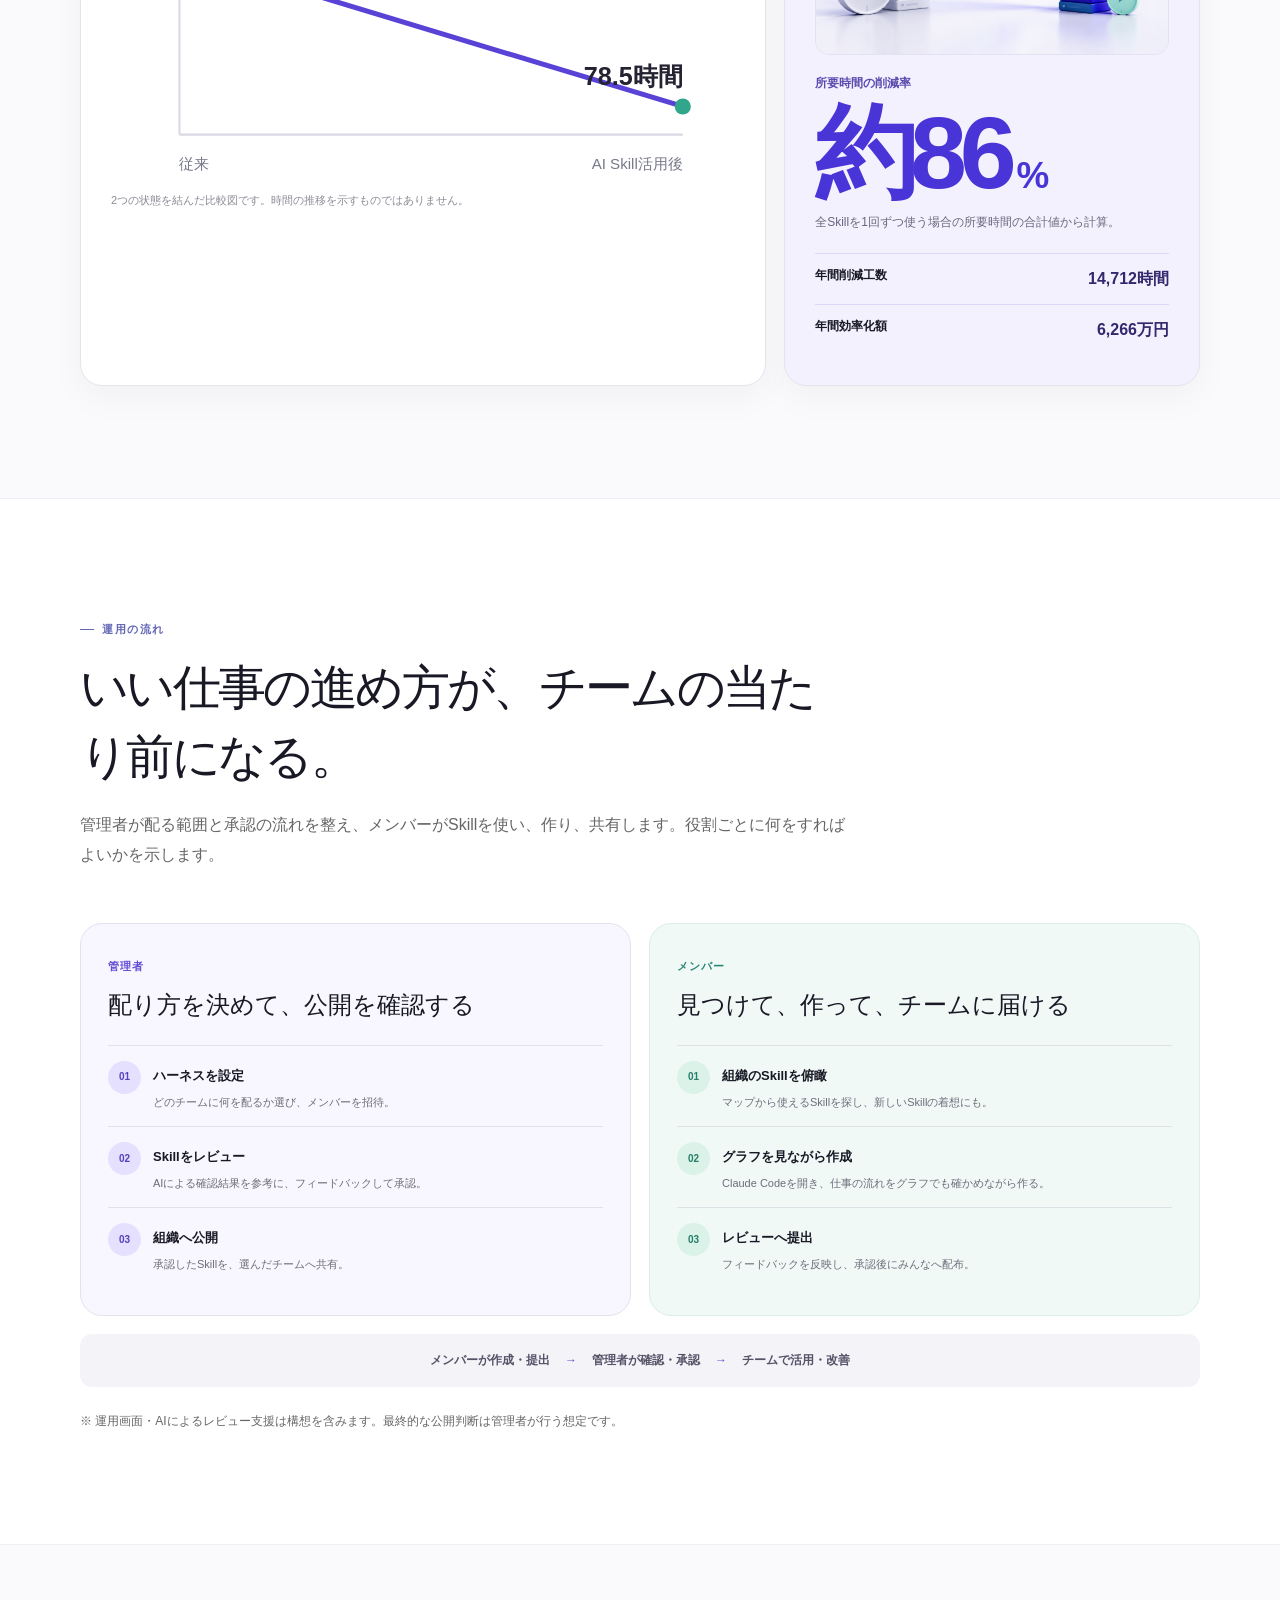
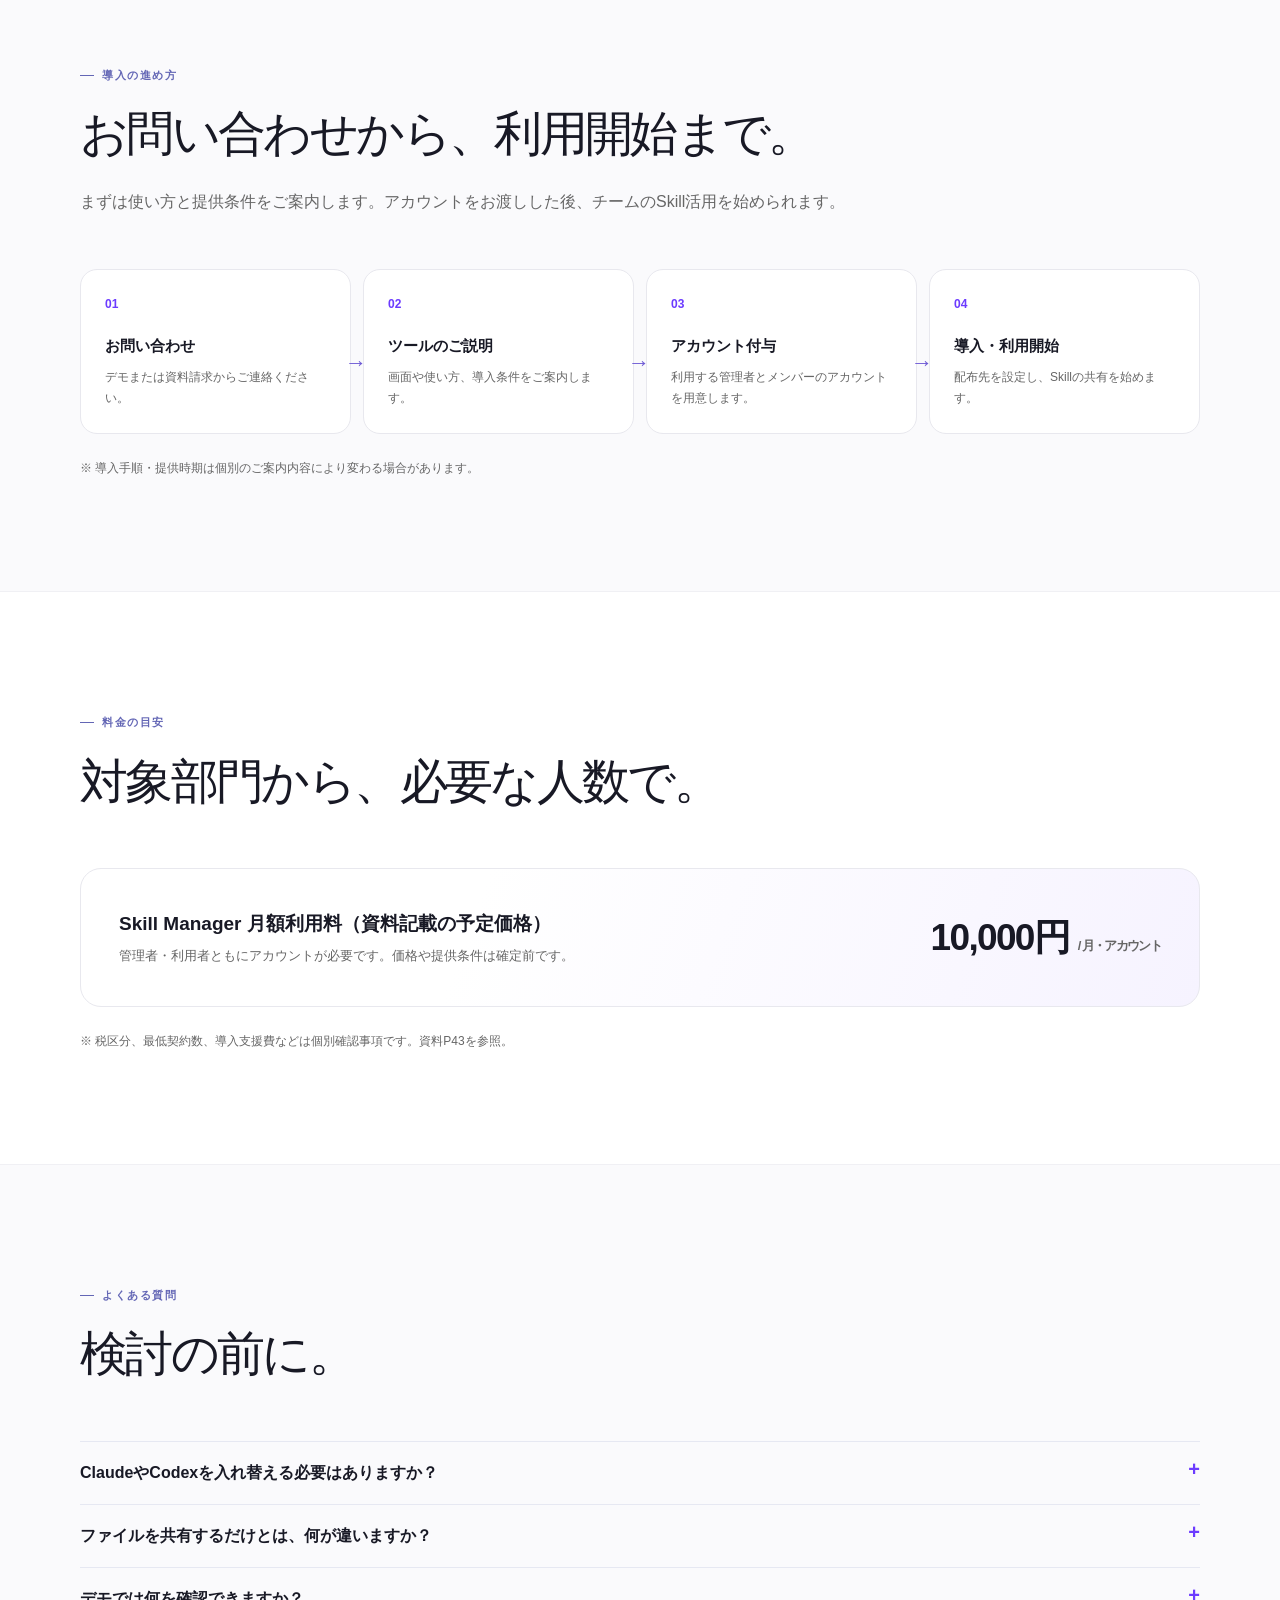
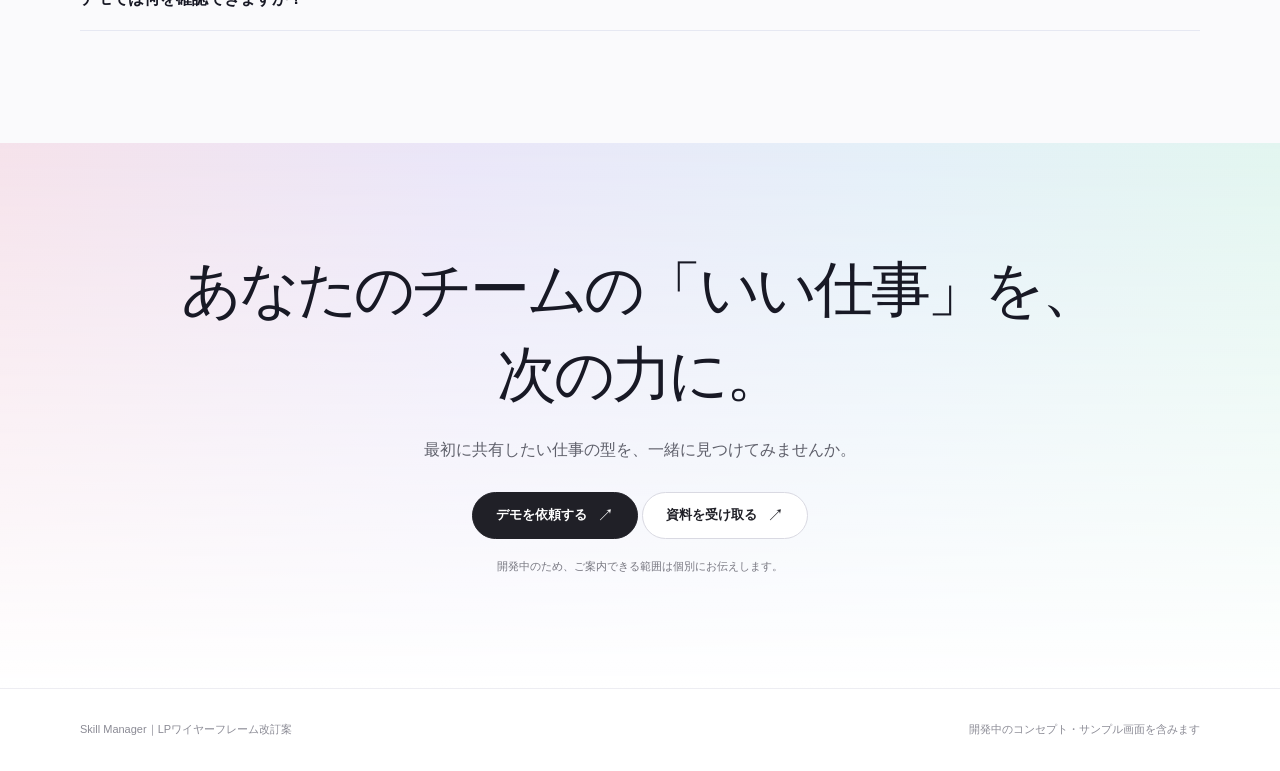
<file: docs/skill-manager-lp-revised.html>
<!doctype html>
<html lang="ja">
<head>
  <meta charset="utf-8">
  <meta name="viewport" content="width=device-width, initial-scale=1">
  <meta name="description" content="Skill Managerは、チームのSkillを見渡し、AIの仕事の流れを組み立て、組織のルールに沿って運用するための管理基盤です。">
  <title>Skill Manager | LPワイヤーフレーム改訂案</title>
  <style>
    :root{--ink:#181925;--muted:#666;--blue:#6c3bff;--blue-dark:#3f238d;--lilac:#eeedfe;--peach:#fcece6;--mint:#e1f5ef;--sky:#e3eff8;--line:#e6e8f2;--surface:#fff;--soft:#fafafc;--shadow:0 18px 50px rgba(33,30,68,.07);--display:"Hiragino Mincho ProN","Yu Mincho","Noto Serif JP",serif;--field:linear-gradient(90deg,#f5e1ea 0%,#e9e5f8 36%,#e3eff8 70%,#e1f5ef 100%)}
    *{box-sizing:border-box}
    html{scroll-behavior:smooth;scroll-padding-top:82px}
    body{margin:0;color:var(--ink);background:#fff;font-family:Inter,"Noto Sans JP","Hiragino Kaku Gothic ProN",Meiryo,sans-serif;line-height:1.7}
    h1,h2,h3,h4,p,figure{margin:0}
    a{color:inherit;text-decoration:none}
    button{font:inherit}
    .wrap{width:min(1120px,calc(100% - 48px));margin-inline:auto}
    .eyebrow{display:inline-flex;align-items:center;gap:8px;color:var(--blue);font-size:12px;font-weight:800;letter-spacing:.13em;text-transform:uppercase}
    .eyebrow::before{content:"";width:18px;height:2px;background:currentColor}
    .muted{color:var(--muted)}
    .section{padding:112px 0;border-top:1px solid var(--line)}
    .section.soft{background:var(--soft)}
    .section-head{max-width:780px;margin-bottom:42px}
    .section-head h2{font-size:clamp(30px,3.8vw,52px);line-height:1.35;letter-spacing:-.04em;margin-top:14px}
    .section-head p{font-size:17px;color:var(--muted);margin-top:18px}
    .section-note{color:var(--muted);font-size:12px;margin-top:24px}
    .btn{display:inline-flex;align-items:center;justify-content:center;gap:10px;min-height:48px;padding:11px 20px;border-radius:11px;font-weight:800;font-size:14px;border:1px solid var(--line);background:#fff;transition:transform .2s,box-shadow .2s}
    .btn:hover{transform:translateY(-2px);box-shadow:0 8px 20px rgba(49,59,117,.12)}
    .btn.primary{background:var(--blue);border-color:var(--blue);color:#fff}
    .btn.primary:hover{background:var(--blue-dark)}
    .btn .arrow{font-size:18px;line-height:1}
    .nav{height:72px;background:rgba(255,255,255,.94);border-bottom:1px solid var(--line);position:sticky;top:0;z-index:10;backdrop-filter:blur(14px)}
    .nav-inner{height:100%;display:flex;align-items:center;justify-content:space-between;gap:20px}
    .brand{display:flex;align-items:center;gap:10px;font-size:18px;font-weight:900;white-space:nowrap}
    .brand-mark{width:29px;height:29px;border-radius:8px;background:linear-gradient(135deg,#2c3aa8 10%,#755fe2 70%,#b7a1f8);transform:rotate(14deg);display:inline-block;position:relative}
    .brand-mark::after{content:"✦";color:#fff;position:absolute;inset:0;display:grid;place-items:center;transform:rotate(-14deg);font-size:20px}
    .nav-links{display:flex;align-items:center;gap:30px;font-size:13px;font-weight:700;color:var(--muted)}
    .nav-links a:hover{color:var(--blue)}
    .mobile-nav{display:none;position:relative}
    .mobile-nav summary{list-style:none;cursor:pointer;width:38px;height:38px;border:1px solid var(--line);border-radius:9px;display:grid;place-items:center;background:#fff;color:var(--blue);font-size:20px;line-height:1}
    .mobile-nav summary::-webkit-details-marker{display:none}
    .mobile-nav nav{position:absolute;right:0;top:45px;min-width:190px;background:#fff;border:1px solid var(--line);border-radius:12px;box-shadow:var(--shadow);padding:9px;display:grid;gap:3px}
    .mobile-nav nav a{font-size:13px;font-weight:700;padding:8px 10px;border-radius:6px}
    .mobile-nav nav a:hover{background:var(--lilac)}
    .nav-actions{display:flex;align-items:center;gap:8px}
    .nav .btn{min-height:39px;padding:7px 14px;font-size:12px}
    .hero{overflow:hidden;padding:82px 0 96px;background:linear-gradient(150deg,#f8e9ee 0%,#f0edff 35%,#e7f3fb 68%,#e9f8ef 100%);position:relative}
    .hero::after{content:"";position:absolute;width:700px;height:700px;right:-340px;top:-350px;border:1px solid rgba(91,101,190,.14);border-radius:50%;box-shadow:0 0 0 70px rgba(255,255,255,.07),0 0 0 140px rgba(255,255,255,.05);pointer-events:none}
    .hero-copy{text-align:center;position:relative;z-index:1}
    .hero .eyebrow{justify-content:center}
    .hero h1{max-width:1040px;margin:16px auto 0;font-size:clamp(37px,5.6vw,78px);line-height:1.25;letter-spacing:-.055em;font-weight:900}
    .hero h1 span{background:linear-gradient(95deg,#384fc5,#9365d4 52%,#e48f70);background-clip:text;color:transparent}
    .hero-lead{font-size:clamp(15px,1.8vw,19px);max-width:790px;margin:24px auto 0;color:#425070}
    .hero-actions{display:flex;justify-content:center;gap:12px;flex-wrap:wrap;margin-top:28px}
    .hero-demo{margin-top:62px;position:relative;z-index:1;box-shadow:0 35px 90px rgba(65,72,145,.2)}
    .app-window{border:1px solid #d5daf0;border-radius:20px;background:#fff;overflow:hidden;box-shadow:var(--shadow)}
    .app-top{height:41px;background:#fafbfe;border-bottom:1px solid var(--line);display:flex;align-items:center;gap:7px;padding:0 16px}
    .app-dot{width:8px;height:8px;border-radius:50%;background:#d4d8e6}
    .app-top strong{margin-left:16px;font-size:11px;color:#59637f;letter-spacing:.03em}
    .app-shell{display:grid;grid-template-columns:190px minmax(0,1fr);min-height:420px}
    .app-side{background:#f7f8fd;border-right:1px solid var(--line);padding:22px 14px}
    .app-side .side-title{font-size:10px;color:#9ca5bb;letter-spacing:.1em;margin:0 9px 12px}
    .app-side div.item{padding:9px 10px;border-radius:8px;font-size:12px;color:#65708c;margin-bottom:4px}
    .app-side div.item.active{background:#e9eafd;color:var(--blue-dark);font-weight:800}
    .app-content{padding:28px;min-width:0}
    .app-content-header{display:flex;justify-content:space-between;gap:16px;align-items:start;margin-bottom:24px}
    .app-content-header h3{font-size:19px}
    .app-content-header p{font-size:11px;color:#8390a8}
    .demo-pill{font-size:10px;color:#2d715c;background:#e6f6ee;padding:4px 8px;border-radius:99px;font-weight:700;white-space:nowrap}
    .hero-preview-grid{display:grid;grid-template-columns:1fr 1.2fr .85fr;gap:12px;min-height:260px}
    .preview-panel{background:#fff;border:1px solid var(--line);border-radius:13px;padding:17px;min-width:0}
    .preview-panel h4{font-size:12px;margin-bottom:11px}
    .preview-sub{font-size:10px;color:#8a94aa;margin-bottom:10px}
    .map-mini{height:157px;background:radial-gradient(circle at 24% 25%,#fff1e8,transparent 28%),radial-gradient(circle at 70% 57%,#ededff,transparent 39%),#fbfbff;border-radius:9px;position:relative;overflow:hidden}
    .map-mini::before,.map-mini::after{content:"";position:absolute;width:120px;height:1px;background:#c8c8e8;transform:rotate(-27deg);top:73px;left:39px}
    .map-mini::after{transform:rotate(33deg);top:92px;left:47px}
    .map-mini b{position:absolute;font-size:9px;font-weight:700;color:#444d79;border:1px solid #d8daf2;background:#fff;padding:5px 6px;border-radius:99px;white-space:nowrap}
    .map-mini b:nth-child(1){top:18px;left:13px}.map-mini b:nth-child(2){top:58px;right:12px}.map-mini b:nth-child(3){bottom:22px;left:27px}.map-mini b:nth-child(4){bottom:18px;right:13px}
    .mini-flow{display:flex;align-items:center;gap:4px;margin-top:18px;overflow:hidden}
    .mini-flow span{background:#eef1fc;color:#485595;border-radius:7px;padding:9px 6px;font-size:10px;text-align:center;flex:1;line-height:1.35}
    .mini-flow span:nth-of-type(2){background:#fff0e7;color:#a46238}.mini-flow span:nth-of-type(3){background:#e9f7f2;color:#387a68}
    .mini-flow i{color:#9aa4bf;font-style:normal;font-size:14px}
    .approval-list{font-size:10px;color:#59657f;display:grid;gap:9px}
    .approval-list div{display:flex;align-items:center;gap:7px;border-bottom:1px solid #eef0f7;padding-bottom:7px}
    .approval-list em{width:7px;height:7px;border-radius:50%;background:#8d7be0;flex:none}
    .approval-list div:nth-child(2) em{background:#f0a271}.approval-list div:nth-child(3) em{background:#76bba2}
    .demo-caption{font-size:11px;color:#64718f;margin-top:12px;text-align:center}
    .asset-compare{display:grid;grid-template-columns:1fr 1fr;gap:18px}
    .asset-panel{border:1px solid #cad1e2;border-radius:17px;overflow:hidden;background:#f1f3f9;min-width:0}
    .asset-panel.future{border-color:#d0ccff;background:#f1efff}
    .asset-panel-head{padding:14px 18px;background:#e5e8f1}
    .asset-panel.future .asset-panel-head{background:#4139d9;color:#fff}
    .asset-panel-head span{display:block;font-size:11px;font-weight:900;letter-spacing:.08em;color:#73809e}
    .asset-panel.future .asset-panel-head span{color:#d9d6ff}
    .asset-panel-head h3{font-size:clamp(17px,2vw,22px);line-height:1.4;margin-top:4px}
    .asset-panel-body{padding:15px;display:grid;gap:12px}
    .asset-diagram{height:292px;border:1px dashed #cbd3e4;border-radius:10px;background:#fff;position:relative;padding:16px;display:flex;flex-direction:column;justify-content:center}
    .asset-panel.future .asset-diagram{border-style:solid;border-color:#d5d2ff}
    .asset-person{background:#fff;border:1px solid #cdd5e5;border-radius:10px;padding:9px 6px;text-align:center;min-width:0;line-height:1.35}
    .asset-person b{display:block;font-size:13px}.asset-person small{display:block;color:#8390a9;font-size:10px;margin-top:3px}
    .asset-origin{width:50%;margin:0 auto;position:relative}
    .asset-origin::after{content:"";position:absolute;left:50%;top:100%;height:15px;border-left:1px solid #c6cfdf}
    .asset-route-labels,.asset-members{display:grid;grid-template-columns:repeat(3,1fr);gap:7px;text-align:center}
    .asset-route-labels{margin:15px 0 9px;padding-top:6px;color:#8e9ab2;font-size:10px;position:relative}
    .asset-route-labels::before{content:"";position:absolute;top:0;left:17%;right:17%;border-top:1px solid #c6cfdf}
    .asset-route-labels span::before{content:"↓";display:block;font-size:18px;line-height:1;color:#b5bfd1}
    .asset-person.missing{background:#f2f4f9;border-style:dashed;color:#8491a9}
    .asset-disconnect{text-align:center;color:#8895ad;font-size:10px;margin-top:14px;padding-top:9px;border-top:1px dashed #d4dbe9}
    .asset-network{display:grid;grid-template-columns:minmax(0,1fr) 34px minmax(0,1.45fr) 34px minmax(0,1fr);align-items:center;gap:3px}
    .asset-arrow{text-align:center;color:#453bdf;font-size:20px;font-weight:900;line-height:1}
    .asset-arrow small{display:block;font-size:9px;font-weight:800;line-height:1.25;white-space:nowrap}
    .asset-arrow .mobile-arrow{display:none}
    .asset-hub{min-width:0;background:#4239de;color:#fff;border-radius:12px;padding:18px 6px;text-align:center;box-shadow:0 10px 22px rgba(64,54,212,.16)}
    .asset-hub b{display:block;font-size:16px}.asset-hub small{display:block;font-size:10px;color:#dfdcff}
    .asset-chips{display:flex;gap:4px;justify-content:center;margin-top:9px}
    .asset-chips span{font-size:9px;padding:3px 6px;border-radius:5px;background:#716af0}
    .asset-reuse{margin-top:22px;align-self:center;text-align:center;color:#453bdf;font-size:11px;font-weight:800}
    .asset-reuse .asset-person{margin-top:5px;min-width:140px;color:var(--ink)}
    .asset-callouts{display:grid;grid-template-columns:1fr 1fr;gap:10px}
    .asset-callouts div{background:#fff;border:1px solid #dce1ed;border-radius:9px;padding:11px;font-size:11px;color:#65728d;line-height:1.55}
    .asset-panel.future .asset-callouts div{border-color:#d8d4ff}
    .asset-callouts b{display:block;color:#44506b;font-size:12px;margin-bottom:3px}
    .asset-panel.future .asset-callouts b{color:#4139d9}
    .asset-summary{border-radius:9px;padding:12px 13px;background:#e0e5f0;color:#47536e;font-size:12px;font-weight:800;line-height:1.6}
    .asset-panel.future .asset-summary{background:#4139d9;color:#fff}
    .asset-benefits{margin-top:22px;padding:18px;border:1px solid #a9e4ed;border-radius:18px;background:linear-gradient(110deg,#effcff,#f7fcff)}
    .asset-benefits h3{margin:0 0 12px;text-align:center;color:#116b82;font-size:13px;font-weight:800}
    .asset-benefits ul{display:grid;grid-template-columns:repeat(5,minmax(0,1fr));gap:11px;padding:0;margin:0;list-style:none}
    .asset-benefits li{display:flex;align-items:center;gap:10px;min-height:66px;padding:11px 12px;border:1px solid #c9e8f0;border-radius:12px;background:#fff;color:#173956;font-size:12px;font-weight:700;line-height:1.45}
    .asset-benefits li span{width:34px;height:34px;flex:none;display:grid;place-items:center;border-radius:50%;background:linear-gradient(135deg,#19cad6,#0097ad);color:#fff;font-size:17px;font-weight:800}
    .asset-benefits li svg{width:19px;height:19px;stroke:currentColor;stroke-width:2;fill:none;stroke-linecap:round;stroke-linejoin:round}
    .feature-index{display:grid;grid-template-columns:repeat(3,1fr);gap:12px;margin-bottom:26px}
    .feature-index a{border:1px solid var(--line);background:#fff;border-radius:12px;padding:14px 16px;display:flex;gap:10px;align-items:center;font-size:13px;font-weight:800}
    .feature-index a:hover{border-color:var(--blue);color:var(--blue)}
    .feature-index span{font-size:11px;color:var(--blue)}
    .feature{display:grid;grid-template-columns:1fr 1.06fr;gap:54px;align-items:center;padding:70px 0;border-top:1px solid var(--line)}
    .feature.reverse .feature-copy{order:2}.feature.reverse .feature-visual{order:1}
    .feature-copy .number{font-size:12px;color:var(--blue);font-weight:900;letter-spacing:.12em}
    .feature-copy h3{font-size:clamp(27px,3.1vw,42px);line-height:1.32;letter-spacing:-.04em;margin-top:13px}
    .feature-copy .one-line{margin-top:14px;font-size:18px;font-weight:800;color:#4353a7}
    .feature-copy p{margin-top:17px;color:var(--muted);font-size:15px}
    .before-after{display:grid;gap:9px;margin-top:25px;font-size:13px}
    .before-after div{display:flex;gap:9px;align-items:start}
    .before-after b{min-width:58px;text-transform:uppercase;font-size:10px;letter-spacing:.04em;border-radius:5px;padding:4px 6px;text-align:center;background:#f4e7e2;color:#925f4a}
    .before-after div:last-child b{background:#e8f3ef;color:#3c826d}
    .feature-visual{border:1px solid #dde1ef;border-radius:24px;background:linear-gradient(135deg,#f3edff,#f6fbff);padding:28px;box-shadow:var(--shadow);min-width:0}
    .visual-window{border:1px solid #dfe3ee;border-radius:13px;background:#fff;box-shadow:0 14px 35px rgba(52,62,128,.12);overflow:hidden}
    .visual-bar{height:35px;padding:0 12px;background:#fafbff;border-bottom:1px solid var(--line);display:flex;align-items:center;justify-content:space-between;font-size:10px;color:#8e97ae}
    .visual-bar strong{font-size:10px;color:#46517d}
    .visual-inner{padding:18px;min-height:286px}
    .visual-inner .filter-row{display:flex;gap:6px;flex-wrap:wrap;margin-bottom:11px}
    .visual-inner .filter-row span{border:1px solid #dfe3f1;border-radius:99px;padding:4px 8px;font-size:9px;color:#6a7592}
    .map-large{height:221px;border-radius:9px;background:radial-gradient(circle at 25% 25%,#fff2e9 0 10%,transparent 28%),radial-gradient(circle at 70% 55%,#ecebff 0 16%,transparent 34%),#fbfcff;position:relative;overflow:hidden}
    .map-line{position:absolute;height:1px;background:#bfc3e9;transform-origin:left center}
    .map-line.a{width:46%;top:44%;left:19%;transform:rotate(12deg)}.map-line.b{width:41%;top:59%;left:19%;transform:rotate(-20deg)}.map-line.c{width:30%;top:47%;left:53%;transform:rotate(28deg)}
    .map-node{position:absolute;padding:5px 10px;border-radius:99px;background:#fff;border:1px solid #d9dcf4;box-shadow:0 3px 11px rgba(63,68,126,.08);color:#404d8c;font-size:10px;font-weight:800;white-space:nowrap}
    .map-node.a{top:16%;left:8%}.map-node.b{top:38%;left:33%}.map-node.c{top:68%;left:15%}.map-node.d{top:27%;right:8%}.map-node.e{bottom:18%;right:12%}
    .visual-help{font-size:10px;color:#8490ac;margin-top:8px}
    .graph-flow{display:grid;gap:6px;padding:10px 2px}
    .graph-row{display:flex;align-items:center;gap:5px}
    .graph-row .graph-node{flex:1;min-width:0}
    .graph-arrow{color:#7885ba;font-size:16px;font-weight:900;flex:none}
    .graph-down{text-align:center;color:#7885ba;font-size:18px;line-height:1}
    .graph-branches{display:grid;grid-template-columns:1fr 1fr;gap:8px}
    .graph-branches .graph-node{min-height:52px}
    .graph-node{min-height:65px;border-radius:12px;border:1px solid #d8dcf2;display:grid;place-items:center;text-align:center;font-size:10px;font-weight:800;line-height:1.45;background:#f6f6ff;padding:7px}
    .graph-node.orange{background:#fff1e8;border-color:#f1dac8}.graph-node.green{background:#ebf8f2;border-color:#cfebdb}
    .graph-label{text-align:center;color:#7d89a4;font-size:10px}
    .harness-table{width:100%;border-collapse:collapse;font-size:11px}
    .harness-table th,.harness-table td{padding:10px 7px;border-bottom:1px solid #e9ebf3;text-align:left}
    .harness-table th{color:#7a859f;font-weight:700;background:#fbfbfe}
    .harness-table td:first-child{font-weight:700}
    .check{color:#27916c;font-weight:900}.dash{color:#b3b7ca}
    .policy-row{margin-top:17px;background:#f7f6ff;border:1px solid #e8e7fb;border-radius:9px;padding:11px 12px;font-size:10px;color:#576288}
    .policy-row strong{display:block;color:var(--blue-dark);margin-bottom:4px}
    .support-grid{display:grid;grid-template-columns:repeat(3,1fr);gap:14px}
    .support-card{border:1px solid var(--line);border-radius:17px;background:#fff;padding:24px;min-height:225px}
    .support-icon{width:35px;height:35px;border-radius:10px;display:grid;place-items:center;background:var(--lilac);color:var(--blue);font-size:17px;font-weight:900;margin-bottom:16px}
    .support-card:nth-child(3n+2) .support-icon{background:var(--peach);color:#c47750}.support-card:nth-child(3n+3) .support-icon{background:var(--mint);color:#368871}
    .support-card h3{font-size:17px;margin-bottom:7px}.support-card p{font-size:13px;color:var(--muted)}
    .support-card small{display:block;margin-top:15px;color:#8590a8;font-size:10px}
    .case-tabs{display:flex;gap:8px;flex-wrap:wrap;margin-bottom:17px}
    .case-tabs button{cursor:pointer;background:#fff;border:1px solid var(--line);border-radius:99px;padding:8px 16px;color:#64708b;font-weight:800;font-size:13px}
    .case-tabs button[aria-selected="true"]{background:var(--blue);border-color:var(--blue);color:#fff}
    .case-panel{border:1px solid #dfe2f0;border-radius:20px;background:#fff;padding:30px;box-shadow:var(--shadow)}
    .case-panel[hidden]{display:none}
    .case-panel h3{font-size:23px;margin-bottom:8px}
    .case-panel>p{color:var(--muted);font-size:14px;margin-bottom:28px}
    .work-flow{display:grid;grid-template-columns:repeat(4,1fr);gap:10px}
    .work-step{position:relative;padding:18px;border:1px solid #dfe3f0;border-radius:13px;background:#fbfbff;min-height:175px}
    .work-step:nth-child(2){background:#f5f2ff}.work-step:nth-child(3){background:#ecf8f3}.work-step:nth-child(4){background:#edf5ff}
    .work-step:not(:last-child)::after{content:"→";position:absolute;right:-17px;top:44%;z-index:2;font-size:22px;font-weight:900;color:#7180b6;background:#fff;border-radius:50%;line-height:1}
    .work-step .step-no{font-size:10px;color:var(--blue);font-weight:900;letter-spacing:.09em}
    .work-step h4{font-size:15px;line-height:1.4;margin:14px 0 7px}.work-step p{font-size:12px;color:#62708a;line-height:1.6}
    .case-outcome{margin-top:20px;display:flex;gap:10px;align-items:start;color:#3b6c5d;font-size:13px;font-weight:800}
    .case-outcome::before{content:"✓";display:grid;place-items:center;width:21px;height:21px;border-radius:50%;background:#dff3e8;flex:none}
    .governance-diagram{background:#fff;border:1px solid var(--line);box-shadow:var(--shadow);border-radius:22px;padding:32px}
    .governance-lanes{display:grid;grid-template-columns:170px 1fr;gap:14px}
    .lane-name{background:#f2f3fb;border-radius:10px;padding:17px;display:flex;flex-direction:column;justify-content:center;font-size:13px;font-weight:900;color:#435293}
    .lane-name small{font-size:11px;font-weight:400;color:#75809a}
    .lane-flow{display:flex;align-items:stretch;gap:8px;min-width:0}
    .lane-box{flex:1;min-width:0;border:1px solid #dfe3ef;border-radius:10px;padding:14px;background:#fbfcff;font-size:12px;font-weight:800;line-height:1.45}
    .lane-box small{display:block;font-weight:400;color:#75809b;font-size:10px;margin-top:7px}
    .lane-flow .flow-arrow{align-self:center;color:#8791b1;font-weight:900}
    .lane-box.ai{background:#f4f3ff;border-color:#e2dffd}.lane-box.human{background:#eaf8f1;border-color:#d5eddf}.lane-box.alert{background:#fff3eb;border-color:#f5dfd0}
    .diagram-divider{height:23px;margin:10px 0 10px 184px;border-left:2px dashed #cbd0e6}
    .governance-callout{background:#f4f5fd;border-radius:12px;margin-top:22px;padding:16px 18px;color:#526080;font-size:12px}
    .start-grid{display:grid;grid-template-columns:repeat(4,1fr);gap:12px}
    .start-step{padding:21px;border:1px solid var(--line);border-radius:14px;background:#fff}
    .start-step b{display:block;color:var(--blue);font-size:12px;margin-bottom:18px}.start-step h3{font-size:15px;margin-bottom:8px}.start-step p{font-size:12px;color:var(--muted)}
    .price-card{display:flex;justify-content:space-between;gap:20px;align-items:center;padding:32px;border:1px solid var(--line);border-radius:18px;background:#fff}
    .price-card h3{font-size:19px}.price-card p{color:var(--muted);font-size:13px;margin-top:5px}
    .price-card strong{font-size:37px;line-height:1;white-space:nowrap}.price-card strong small{font-size:13px;color:var(--muted);font-weight:600}
    .faq-list{border-top:1px solid var(--line)}
    .faq-list details{border-bottom:1px solid var(--line);padding:17px 0}
    .faq-list summary{font-weight:800;cursor:pointer;list-style:none;padding-right:20px;position:relative}
    .faq-list summary::after{content:"+";position:absolute;right:0;top:0;color:var(--blue);font-size:20px;line-height:1}
    .faq-list details[open] summary::after{content:"−"}
    .faq-list p{font-size:13px;color:var(--muted);margin-top:10px}
    .contact{background:linear-gradient(135deg,#29368d,#5352b3 55%,#8668c7);color:#fff;padding:92px 0;text-align:center}
    .contact h2{font-size:clamp(31px,4vw,56px);line-height:1.3;letter-spacing:-.04em}
    .contact p{margin:18px auto 0;color:#e1e5ff;max-width:650px}
    .contact .btn{margin-top:28px;color:var(--blue-dark);border:0}
    .contact-note{font-size:11px!important;color:#c8cef5!important}
    footer{padding:31px 0;background:#f8f9fd;color:#7a849b;font-size:11px}
    footer .wrap{display:flex;justify-content:space-between;gap:12px;flex-wrap:wrap}
    @media(max-width:900px){.nav-links{display:none}.asset-compare{grid-template-columns:1fr}.mobile-nav{display:block}.hero-preview-grid{grid-template-columns:1fr 1fr}.hero-preview-grid .preview-panel:last-child{grid-column:1/3}.feature{gap:25px}.support-grid{grid-template-columns:repeat(2,1fr)}.work-step{min-height:190px}.governance-lanes{grid-template-columns:125px 1fr}.diagram-divider{margin-left:139px}}
    @media(max-width:680px){.wrap{width:min(100% - 30px,1120px)}html{scroll-padding-top:119px}.nav{height:111px}.nav-inner{flex-wrap:wrap;gap:7px;align-content:center}.brand{font-size:15px;margin-right:auto}.mobile-nav{order:2}.nav-actions{order:3;width:100%;display:grid;grid-template-columns:1fr 1fr;gap:8px}.nav .btn{font-size:11px;width:100%}.hero{padding:58px 0 66px}.hero h1{font-size:clamp(33px,9vw,49px)}.hero-lead{font-size:14px}.hero-demo{margin-top:40px}.app-shell{grid-template-columns:1fr;min-height:0}.app-side{display:none}.app-content{padding:15px}.hero-preview-grid{grid-template-columns:1fr;min-height:0}.hero-preview-grid .preview-panel:last-child{grid-column:auto}.map-mini{height:145px}.section{padding:72px 0}.section-head{margin-bottom:28px}.section-head h2{font-size:clamp(29px,7.8vw,40px)}.section-head p{font-size:14px}.asset-compare{grid-template-columns:1fr}.asset-panel-body{padding:12px}.asset-diagram{height:auto;min-height:290px}.asset-network{grid-template-columns:1fr;gap:5px}.asset-arrow .desktop-arrow{display:none}.asset-arrow .mobile-arrow{display:block}.asset-arrow small{white-space:normal}.asset-reuse{margin-top:16px}.asset-callouts{grid-template-columns:1fr}.feature-index{grid-template-columns:1fr;gap:8px}.feature{grid-template-columns:1fr;gap:23px;padding:48px 0}.feature.reverse .feature-copy,.feature.reverse .feature-visual{order:initial}.feature-copy h3{font-size:31px}.feature-visual{padding:15px}.support-grid{grid-template-columns:1fr}.support-card{min-height:0}.case-panel{padding:20px}.work-flow{grid-template-columns:1fr;gap:20px}.work-step{min-height:0}.work-step:not(:last-child)::after{top:auto;bottom:-26px;right:calc(50% - 11px);transform:rotate(90deg)}.governance-diagram{padding:15px}.governance-lanes{grid-template-columns:1fr;gap:8px}.lane-name{padding:9px 12px}.lane-flow{flex-direction:column;gap:5px}.lane-box{padding:10px 12px}.lane-box small{margin-top:2px}.lane-flow .flow-arrow{transform:rotate(90deg)}.diagram-divider{margin:9px 0 9px 22px;height:18px}.start-grid{grid-template-columns:1fr 1fr}.price-card{align-items:start;flex-direction:column}.price-card strong{font-size:31px}.contact{padding:70px 0}}
    @media(max-width:420px){.start-grid{grid-template-columns:1fr}.hero h1{font-size:clamp(25px,7vw,29px);line-height:1.4}.hero .btn{width:100%}.hero-actions{flex-direction:column}.feature-visual{padding:11px}.visual-inner{padding:12px}.harness-table{font-size:9px}.harness-table th,.harness-table td{padding:8px 3px}}
    @media(prefers-reduced-motion:reduce){html{scroll-behavior:auto}.btn{transition:none}}
    /* Atlas LP visual language: the existing sections, copy, links and diagrams stay in place. */
    body{font-family:Inter,"Hiragino Sans","Noto Sans JP",sans-serif;line-height:1.75}
    html{scroll-padding-top:100px}
    .eyebrow{color:#6366b5;font-size:11px;font-weight:700;letter-spacing:.14em}
    .eyebrow::before{width:14px;height:1px}
    .section{padding:112px 0;border-top:1px solid #f0f0f4}
    .section-head{margin-bottom:52px}
    .section-head h2,.contact h2{font-family:var(--display);font-weight:400;letter-spacing:-.055em}
    .section-head h2{font-size:clamp(34px,4vw,48px);line-height:1.45}
    .section-head p{color:#666;font-size:16px;line-height:1.9}
    .btn{min-height:47px;padding:11px 23px;border:1px solid #dedee5;border-radius:999px;font-size:13px;font-weight:600;box-shadow:none;transition:transform .2s,box-shadow .2s,background .2s}
    .btn:hover{box-shadow:0 9px 20px rgba(30,30,44,.1)}
    .btn.primary,.nav .btn.primary{background:#202027;border-color:#202027;color:#fff}
    .btn.primary:hover,.nav .btn.primary:hover{background:#3c3b45}
    .btn .arrow{font-size:17px;font-weight:400}
    .nav{width:min(1120px,calc(100% - 40px));height:64px;margin:15px auto -79px;top:15px;border:1px solid rgba(230,232,242,.92);border-radius:999px;background:rgba(255,255,255,.9);box-shadow:0 12px 34px rgba(45,42,68,.07)}
    .nav-inner{width:100%;padding:0 20px}
    .brand{gap:7px;color:#181925;font-size:15px;font-weight:800;letter-spacing:-.035em}
    .brand-mark{width:32px;height:32px;border-radius:9px;transform:none;background:linear-gradient(135deg,#141532,#3f238d)}
    .brand-mark::after{content:"✦";color:#fff;position:absolute;inset:0;display:grid;place-items:center;transform:none;font-size:22px}
    .nav-links{gap:22px;color:#585963;font-size:12px;font-weight:600}
    .nav-links a:hover{color:var(--blue)}
    .nav .btn{min-height:38px;padding:8px 17px;font-size:11px}
    .mobile-nav summary{color:#24242b;border-radius:50%}
    .mobile-nav nav{border-radius:18px;box-shadow:0 15px 40px rgba(30,30,44,.12)}
    .hero{padding:163px 0 103px;background:linear-gradient(to bottom,transparent 0,#fff 720px),var(--field)}
    .hero::before,.hero::after{content:"";position:absolute;display:block;width:155px;height:170px;border:1px solid rgba(255,255,255,.86);border-radius:22px;box-shadow:0 15px 34px rgba(40,35,81,.09);background-color:#f8faff;background-image:url("./assets/character-design-reference-v6.png");background-size:1039.5px 741.3px;background-repeat:no-repeat;pointer-events:none;opacity:.98}
    .hero::before{left:max(1%,calc((100vw - 1370px)/2));top:190px;background-position:-280px -374.5px}
    .hero::after{right:max(1%,calc((100vw - 1370px)/2));top:205px;width:140px;background-position:-427px -374.5px}
    .hero .eyebrow{color:#555568}
    .hero h1{max-width:960px;margin-top:25px;font-family:var(--display);font-size:clamp(48px,5.8vw,74px);font-weight:400;line-height:1.34;letter-spacing:-.065em}
    .hero h1 span{background:none;color:inherit}
    .hero-lead{max-width:740px;margin-top:26px;color:#60616b;font-size:15px;line-height:2}
    .hero-actions{gap:10px;margin-top:29px}
    .hero-demo.app-window{margin-top:84px;padding:43px 43px 0;border:0;border-radius:30px;background:var(--field);box-shadow:none;overflow:hidden}
    .hero-demo .app-top{height:43px;border:1px solid #e5e6ef;border-bottom:0;border-radius:17px 17px 0 0;background:#fbfbfd}
    .hero-demo .app-shell{border:1px solid #e5e6ef;border-radius:0 0 17px 17px;background:#fff;box-shadow:0 16px 45px rgba(46,40,83,.1)}
    .app-side{background:#fafafc}
    .app-side div.item.active{background:#eeedfe;color:#3f238d}
    .app-content-header h3,.preview-panel h4{color:#202027}
    .preview-panel{border-color:#e8e8ee;border-radius:12px}
    .map-mini,.map-large{background:radial-gradient(circle at 24% 25%,#f9ecf2,transparent 29%),radial-gradient(circle at 72% 60%,#eeedfe,transparent 41%),#fcfcff}
    .mini-flow span{background:#eeedfe;color:#504d93}
    .mini-flow span:nth-of-type(2){background:#fcece6;color:#90654f}
    .mini-flow span:nth-of-type(3){background:#e1f5ef;color:#397866}
    .asset-compare{gap:20px}
    .asset-panel{border-color:#dfe1e9;border-radius:20px;background:#f7f7fa}
    .asset-panel.future{border-color:#dcd8fc;background:#f4f2ff}
    .asset-panel-head{background:#ececf2}
    .asset-panel.future .asset-panel-head,.asset-panel.future .asset-summary,.asset-hub{background:#4934d7}
    .asset-panel-head h3{font-weight:700}
    .asset-diagram{border-color:#d6d9e7}
    .asset-panel.future .asset-diagram{border-color:#dedafb}
    .asset-arrow,.asset-reuse{color:#513bdc}
    .asset-chips span{background:#725ee8}
    .feature-index{gap:10px;margin-bottom:20px}
    .feature-index a{min-height:58px;border-color:#e8e8ee;border-radius:999px;font-weight:600;background:#fff;transition:background .2s,border-color .2s}
    .feature-index a:hover{background:#f4f2ff;border-color:#dcd5fa}
    .feature-index span{color:#6c3bff}
    .feature{gap:72px;padding:96px 0}
    .feature-copy .number{color:#6366b5;font-weight:700}
    .feature-copy h3{font-family:var(--display);font-weight:400;font-size:clamp(31px,3.35vw,43px);line-height:1.45;letter-spacing:-.055em}
    .feature-copy .one-line{color:#3f238d;font-size:16px;font-weight:600}
    .feature-copy p{font-size:14px;line-height:1.9}
    .before-after b{border-radius:999px;padding:4px 9px}
    .feature-visual{padding:32px;border:0;border-radius:29px;background:var(--field);box-shadow:none}
    .visual-window{border-color:#e6e6ee;border-radius:16px;box-shadow:0 14px 34px rgba(37,34,70,.09)}
    .visual-bar{background:#fcfcfe}
    .map-node,.graph-node{border-color:#dcdaf4}
    .graph-node{background:#f6f4ff}
    .policy-row{background:#f7f6fd}
    .support-grid{gap:14px}
    .support-card{min-height:224px;padding:26px;border-color:#e8e8ee;border-radius:19px;box-shadow:0 8px 24px rgba(30,30,44,.025)}
    .support-icon{border-radius:11px;color:#6047cc}
    .support-card h3{color:#25252c}
    .support-card p{line-height:1.75}
    .case-tabs button{padding:9px 18px;border-color:#e4e4eb;color:#595a63;font-weight:600}
    .case-tabs button[aria-selected="true"]{background:#202027;border-color:#202027}
    .case-panel{border-color:#e8e8ee;border-radius:23px;box-shadow:0 16px 45px rgba(30,30,44,.045)}
    .case-panel h3{font-family:var(--display);font-size:28px;font-weight:400;letter-spacing:-.04em}
    .work-step{background:#fafafc;border-color:#e6e6ee;border-radius:13px}
    .work-step:nth-child(2){background:#f5f2ff}
    .work-step:nth-child(3){background:#eff8f4}
    .work-step:nth-child(4){background:#eef6fa}
    .work-step:not(:last-child)::after{color:#6f5bd5}
    .governance-diagram{border-color:#e8e8ee;border-radius:23px;box-shadow:0 15px 42px rgba(30,30,44,.045)}
    .lane-name{background:#eeedfe;color:#5145a0}
    .lane-box{border-color:#e4e5ee;background:#fcfcfe}
    .lane-box.ai{background:#f4f2ff}
    .lane-box.human{background:#eff8f4}
    .lane-box.alert{background:#fff5ee}
    .governance-callout{background:#f7f6fd}
    .start-step{border-color:#e8e8ee;border-radius:17px;padding:24px}
    .start-step b{color:#6c3bff}
    .price-card{border-color:#e8e8ee;border-radius:21px;padding:38px;background:linear-gradient(110deg,#fff 35%,#f6f3ff)}
    .price-card strong{font-weight:600;letter-spacing:-.045em}
    .faq-list summary{font-weight:600}
    .contact{padding:105px 0 112px;background:linear-gradient(to bottom,rgba(255,255,255,.04),#fff 100%),var(--field);color:#181925}
    .contact h2{font-size:clamp(37px,4.8vw,60px);line-height:1.42}
    .contact p{color:#5f606b}
    .contact .btn{border:1px solid #d9d9e2;color:#202027;background:#fff}
    .contact .btn:first-of-type{background:#202027;border-color:#202027;color:#fff}
    .contact-note{color:#777780!important}
    footer{background:#fff;border-top:1px solid #ededf2;color:#8b8b95}
    @media(max-width:1080px){.hero::before,.hero::after{width:133px;height:146px;top:225px;opacity:.8;background-size:891px 635.4px}.hero::before{left:0;background-position:-240px -321px}.hero::after{right:0;width:120px;background-position:-366px -321px}}
    @media(max-width:900px){.hero::before,.hero::after{display:none}.nav{width:calc(100% - 30px)}.feature{gap:32px}}
    @media(max-width:900px){.asset-benefits ul{grid-template-columns:repeat(3,minmax(0,1fr))}}
    @media(max-width:680px){
      html{scroll-padding-top:140px}
      .nav{height:111px;top:8px;margin:8px auto -119px;border-radius:25px}
      .nav-inner{padding:10px 14px}
      .brand{font-size:14px}.brand-mark{width:30px;height:30px}
      .nav .btn{min-height:36px}
      .hero{padding:178px 0 68px}
      .hero h1{font-size:clamp(36px,9vw,48px);line-height:1.4}
      .hero-lead{font-size:14px;line-height:1.9}
      .hero-demo.app-window{margin-top:46px;padding:15px 15px 0;border-radius:20px}
      .section{padding:78px 0}
      .section-head{margin-bottom:33px}
      .section-head h2{font-size:clamp(32px,8vw,41px)}
      .feature{padding:58px 0}
      .feature-copy h3{font-size:clamp(31px,7.8vw,39px)}
      .feature-visual{padding:16px;border-radius:20px}
      .case-panel h3{font-size:25px}
      .contact{padding:78px 0 88px}
      .asset-benefits{padding:14px}
      .asset-benefits ul{grid-template-columns:repeat(2,minmax(0,1fr))}
      .asset-benefits li{min-height:72px;font-size:11px}
      .asset-benefits li:last-child{grid-column:1/-1}
    }
    @media(max-width:420px){.hero h1{font-size:clamp(32px,8.2vw,36px)}.hero-demo.app-window{padding:10px 10px 0}.feature-visual{padding:11px}}
    .learning-impact{margin-top:26px;padding:38px;border-radius:24px;background:linear-gradient(120deg,#f8f7ff,#f8fbff);border:1px solid #e5e1f5}
    .learning-impact-head{display:flex;justify-content:space-between;gap:20px;align-items:start}.learning-impact-head h3{font-family:var(--display);font-size:clamp(28px,3vw,39px);font-weight:400;letter-spacing:-.05em;line-height:1.45;margin:12px 0}.learning-impact-head p{font-size:13px;color:#69697b;max-width:670px}.estimate-tag{flex:none;padding:7px 18px;border-radius:99px;background:#f8e9db;color:#a66730;font-size:12px;font-weight:800}
    .learning-bars{display:grid;grid-template-columns:repeat(3,minmax(0,1fr));gap:18px;align-items:end;margin-top:38px}.learning-bar-item{text-align:center;min-width:0}.learning-bar-item>strong{display:block;color:#6f7bc9;font-size:clamp(17px,2vw,25px);line-height:1.2;margin-bottom:7px}.learning-bar-track{height:260px;display:flex;align-items:end;justify-content:center;border-bottom:2px solid #cfd3e0}.learning-bar{display:block;width:min(100%,200px);border-radius:9px 9px 0 0}.learning-bar.one{height:3%;min-height:12px;background:#b8c6ea}.learning-bar.two{height:20%;background:#6b7ce1}.learning-bar.three{height:100%;background:#2536a4}.learning-bar-item.highlight>strong,.learning-bar-item.highlight>b{color:#2536a4}.learning-bar-item>b{display:block;font-size:13px;margin:13px 0 2px}.learning-bar-item small{display:block;font-size:11px;color:#7d8194;min-height:20px}
    .learning-multipliers{display:flex;justify-content:center;gap:15px;flex-wrap:wrap;margin-top:26px}.learning-multipliers span{padding:7px 15px;border:1px solid #dcdcf0;border-radius:99px;background:#fff;font-size:12px;color:#666882}.learning-multipliers strong{color:#3d3bc1;margin-left:5px}.learning-source{font-size:11px;color:#8a8a96;margin-top:24px}.learning-source a{color:#4934d7;text-decoration:underline;text-underline-offset:3px}
    .setup-progress{display:grid;grid-template-columns:repeat(3,1fr);gap:5px;margin-bottom:16px}.setup-progress span{padding:7px 3px;text-align:center;border-radius:7px;background:#f4f3f8;color:#9090a0;font-size:10px;font-weight:700}.setup-progress .done{background:#edeafe;color:#5a46c9}
    .setup-card{padding:14px;border:1px solid #e6e4ef;border-radius:11px;margin-bottom:10px;background:#fff}.setup-card strong{display:block;font-size:12px;margin-bottom:10px}.setup-options{display:flex;flex-wrap:wrap;gap:6px}.setup-options span{font-size:10px;padding:6px 9px;border:1px solid #e5e4ec;border-radius:8px;color:#737586}.setup-options .selected{background:#f1efff;border-color:#a99afa;color:#533cc3;font-weight:700}.setup-ready{padding:9px 12px;background:#4934d7;color:#fff;border-radius:8px;font-size:11px;font-weight:700;text-align:center}
    .impact-layout{display:grid;grid-template-columns:minmax(0,1.65fr) minmax(240px,1fr);gap:18px}.impact-chart,.impact-result{background:#fff;border:1px solid #e5e4ed;border-radius:22px;padding:30px;box-shadow:0 12px 34px rgba(30,30,44,.04)}.impact-chart-top{display:flex;justify-content:space-between;gap:12px;font-size:13px}.impact-chart-top span{font-size:11px;color:#777989}.impact-chart svg{display:block;width:100%;height:auto;margin-top:10px}.chart-axis{stroke:#d9d8e4;stroke-width:2}.chart-line{stroke:#5943d7;stroke-width:5;stroke-linecap:round}.chart-point-start{fill:#5943d7}.chart-point-end{fill:#32a68b}.chart-value{fill:#242331;font-size:25px;font-weight:800}.chart-label{fill:#777989;font-size:15px}.impact-chart>p{font-size:11px;color:#8b8b95}.impact-result{display:flex;flex-direction:column;justify-content:center;background:#f4f1ff}.impact-result>span{font-size:12px;color:#5b4bae;font-weight:700}.impact-result>strong{display:flex;align-items:baseline;gap:7px;font-size:clamp(64px,8vw,103px);line-height:1.15;letter-spacing:-.07em;color:#4934d7}.impact-result>strong small{font-size:.36em;letter-spacing:0}.impact-result>p{font-size:12px;color:#69667c;margin-bottom:20px}.impact-result>div{display:flex;justify-content:space-between;gap:10px;padding:11px 0;border-top:1px solid #ded8f9;font-size:12px}.impact-result>div strong{font-size:16px;color:#33286c}
    .operation-flow{display:grid;grid-template-columns:1fr 1fr;gap:18px}.operation-lane{padding:27px;border:1px solid #e4e2ed;border-radius:22px;background:#f8f7ff}.operation-lane.member{background:#f1f9f6;border-color:#dceee6}.operation-role span{font-size:11px;letter-spacing:.1em;font-weight:800;color:#614bd4}.operation-lane.member .operation-role span{color:#278675}.operation-role h3{font-family:var(--display);font-size:24px;font-weight:400;line-height:1.45;margin:9px 0 22px}.operation-lane ol{list-style:none;padding:0;margin:0}.operation-lane li{display:flex;gap:12px;padding:15px 0;border-top:1px solid rgba(80,73,120,.13)}.operation-lane li>b{flex:none;width:33px;height:33px;border-radius:50%;display:grid;place-items:center;background:#e6e0ff;color:#5741bd;font-size:10px}.operation-lane.member li>b{background:#dbf2e8;color:#267d69}.operation-lane li strong{font-size:13px}.operation-lane li p{font-size:11px;color:#6c6d7b;line-height:1.65;margin-top:4px}.operation-bridge{display:flex;justify-content:center;gap:15px;align-items:center;flex-wrap:wrap;padding:16px;margin-top:18px;border-radius:12px;background:#f4f3f8;color:#565268;font-size:12px;font-weight:700}.operation-bridge span:nth-child(even){color:#624bd5}
    .start-grid{list-style:none;padding:0;margin:0;counter-reset:none}.start-step{position:relative}.start-step:not(:last-child)::after{content:"→";position:absolute;right:-17px;top:50%;z-index:1;color:#6f5bd5;font-size:22px;font-weight:800;line-height:1}.section-note a{color:#4934d7;text-decoration:underline;text-underline-offset:3px}
    @media(max-width:900px){.impact-layout{grid-template-columns:1fr}.operation-flow{grid-template-columns:1fr}}
    @media(max-width:680px){.learning-impact{padding:21px}.learning-impact-head{display:block}.estimate-tag{display:inline-block;margin-top:13px}.learning-bars{gap:6px;margin-top:25px}.learning-bar-track{height:180px}.learning-bar-item>strong{font-size:14px}.learning-bar-item>b{font-size:10px}.learning-bar-item small{font-size:9px}.impact-chart,.impact-result{padding:20px}.impact-chart-top{display:block}.impact-chart-top span{display:block;margin-top:4px}.operation-lane{padding:20px}.start-step:not(:last-child)::after{display:none}}
    @media(max-width:420px){.learning-bar-track{height:135px}.learning-multipliers{gap:6px}.learning-multipliers span{font-size:10px}.impact-result>div{display:block}.impact-result>div strong{display:block}}
    .feature-copy h3 .feature-name,.feature-copy h3 .feature-promise{display:block}
    .feature-copy h3 .feature-promise{font-size:.76em;line-height:1.45;letter-spacing:-.04em;margin-top:7px}
    .learning-impact-head{display:grid;grid-template-columns:minmax(0,1fr) minmax(0,1.1fr);align-items:center;gap:26px;position:relative}
    .learning-art{display:block;width:100%;aspect-ratio:16/9;object-fit:cover;border-radius:16px;border:1px solid #e5e1f5}
    .learning-impact-head .estimate-tag{grid-column:2;justify-self:end;margin-top:-16px}
    .impact-result{justify-content:flex-start}
    .impact-art{display:block;width:100%;aspect-ratio:16/9;object-fit:cover;border-radius:14px;border:1px solid #e5e1f5;margin-bottom:18px}
    @media(max-width:680px){.learning-impact-head{grid-template-columns:1fr}.learning-impact-head .estimate-tag{grid-column:1;margin-top:-8px}}
  </style>
</head>
<body>
  <header class="nav">
    <div class="wrap nav-inner">
      <a class="brand" href="#top" aria-label="Skill Manager トップ"><span class="brand-mark" aria-hidden="true"></span>Skill Manager</a>
      <nav class="nav-links" aria-label="ページ内ナビゲーション"><a href="#concept">仕組み</a><a href="#features">3つの機能</a><a href="#cases">効果</a><a href="#governance">運用の流れ</a></nav>
      <details class="mobile-nav"><summary aria-label="ページ内メニューを開く">☰</summary><nav aria-label="モバイルのページ内ナビゲーション"><a href="#concept">仕組み</a><a href="#features">3つの機能</a><a href="#support">その他の機能</a><a href="#cases">効果</a><a href="#governance">運用の流れ</a><a href="#start">導入の流れ</a></nav></details>
      <div class="nav-actions"><a class="btn" href="https://skill-manager-lp.hbtatsu.workers.dev/request.html?type=material">資料請求 <span class="arrow" aria-hidden="true">↗</span></a><a class="btn primary" href="https://skill-manager-lp.hbtatsu.workers.dev/request.html?type=demo">デモを依頼 <span class="arrow" aria-hidden="true">↗</span></a></div>
    </div>
  </header>

  <main id="top">
    <section class="hero" aria-labelledby="hero-title">
      <div class="wrap">
        <div class="hero-copy">
          <span class="eyebrow">Skill Manager / LP構成案</span>
          <h1 id="hero-title">一人のAI活用を、<br><span>みんなが使える仕事の型に。</span></h1>
          <p class="hero-lead">誰かが見つけたAIの使い方を、みんなが使える仕事の型へ。Skill Managerは、Skillの可視化、仕事の流れづくり、承認と運用をひとつにつなぎます。</p>
          <div class="hero-actions"><a class="btn primary" href="https://skill-manager-lp.hbtatsu.workers.dev/request.html?type=demo">デモで見てみる <span class="arrow" aria-hidden="true">↗</span></a><a class="btn" href="https://skill-manager-lp.hbtatsu.workers.dev/request.html?type=material">資料を受け取る <span class="arrow" aria-hidden="true">↗</span></a></div>
        </div>
        <figure class="hero-demo app-window" aria-label="Skill Managerの3機能をまとめた説明用画面">
          <div class="app-top"><i class="app-dot"></i><i class="app-dot"></i><i class="app-dot"></i><strong>Skill Manager / チームの仕事</strong></div>
          <div class="app-shell">
            <aside class="app-side" aria-hidden="true"><p class="side-title">WORKSPACE</p><div class="item">ホーム</div><div class="item active">Skillsマップ</div><div class="item">ロジック作成</div><div class="item">レビュー</div><div class="item">組織の設定</div></aside>
            <div class="app-content">
              <div class="app-content-header"><div><h3>チームのAI活用を、ひとつの画面で</h3><p>探す → 組み立てる → 確かめて広げる</p></div><span class="demo-pill">説明用イメージ</span></div>
              <div class="hero-preview-grid">
                <div class="preview-panel"><h4>01｜Skillsマップ</h4><div class="map-mini" aria-hidden="true"><b>提案の構成</b><b>情報を整理</b><b>定例レポート</b><b>確認ルール</b></div></div>
                <div class="preview-panel"><h4>02｜グラフでロジック作成</h4><div class="preview-sub">作業の順番と人の確認地点をつなぐ</div><div class="mini-flow" aria-hidden="true"><span>情報を受け取る</span><i>→</i><span>AIが整理する</span><i>→</i><span>人が確認する</span></div></div>
                <div class="preview-panel"><h4>03｜組織ハーネス設計</h4><div class="preview-sub">使う範囲と承認の流れ</div><div class="approval-list" aria-hidden="true"><div><em></em>公開前にレビュー</div><div><em></em>使える範囲を設定</div><div><em></em>変更履歴を確認</div></div></div>
              </div>
            </div>
          </div>
        </figure>
        <p class="demo-caption">※ 画面は構想を含むワイヤーフレームです。製品は開発中で、機能・表示・提供時期は変更される場合があります。</p>
      </div>
    </section>

    <section id="concept" class="section" aria-labelledby="concept-title">
      <div class="wrap">
        <div class="section-head"><span class="eyebrow">個人から組織へ</span><h2 id="concept-title">個人のAI化が、<br>「組織のAI資産」になります</h2><p>個人の工夫を、確認済みのSkillとして組織で一元管理。必要な人が探して使える状態にし、チームのAI活用を広げます。</p></div>
        <div class="asset-compare">
          <article class="asset-panel">
            <div class="asset-panel-head"><span>AS-IS ／ 属人型（攻略サイト方式）</span><h3>伝える人がいないと、手順も途切れる</h3></div>
            <div class="asset-panel-body">
              <div class="asset-diagram" role="img" aria-label="AI先駆者からメンバーへ手順を伝えても、伝わらない人がいて、メンバー同士の工夫もつながらない図">
                <div class="asset-person asset-origin"><b>AI先駆者</b><small>社内で最初にAI化</small></div>
                <div class="asset-route-labels" aria-hidden="true"><span>口頭・文書で伝達</span><span>伝わらない</span><span>口頭・文書で伝達</span></div>
                <div class="asset-members"><div class="asset-person"><b>メンバーA</b><small>独自にAI化</small></div><div class="asset-person missing"><b>メンバーB</b><small>習得できない</small></div><div class="asset-person"><b>メンバーC</b><small>独自にAI化</small></div></div>
                <div class="asset-disconnect">メンバー同士の工夫もつながりにくい</div>
              </div>
              <div class="asset-callouts"><div><b>先駆者の課題</b>教える時間が必要で、知見が本人の頭の中に残りやすい。</div><div><b>メンバーの課題</b>どこまで再現できたか分からず、毎回ゼロから試す。</div></div>
            </div>
          </article>
          <article class="asset-panel future">
            <div class="asset-panel-head"><span>TO-BE ／ 資産型（セーブデータ方式）</span><h3>誰かのSkillから、はじめられる</h3></div>
            <div class="asset-panel-body">
              <div class="asset-diagram" role="img" aria-label="先駆者が確認済みのSkillを登録し、別チームのメンバーや新しいAIがSkill基盤から同じ手順を利用する図">
                <div class="asset-network">
                  <div class="asset-person"><b>先駆者</b><small>業務をAI化した人</small></div>
                  <div class="asset-arrow" aria-hidden="true"><small>登録</small><span class="desktop-arrow">→</span><span class="mobile-arrow">↓</span></div>
                  <div class="asset-hub"><b>Skill基盤</b><small>人が確認・登録したSkillが残る</small><div class="asset-chips"><span>Skill</span><span>Skill</span><span>Skill</span></div></div>
                  <div class="asset-arrow" aria-hidden="true"><small>呼び出す</small><span class="desktop-arrow">→</span><span class="mobile-arrow">↓</span></div>
                  <div class="asset-person"><b>新しいAI</b><small>登録済みSkillを活用</small></div>
                </div>
                <div class="asset-reuse"><span aria-hidden="true">↓</span> 別チームにも共有<div class="asset-person"><b>別チームのメンバー</b><small>同じ手順から始められる</small></div></div>
              </div>
              <div class="asset-callouts"><div><b>① 仕事の型が残る</b>登録したSkillが、次の人の出発点になる。</div><div><b>② 新しい仕事に生かせる</b>既存のSkillを呼び出して組み合わせ、ゼロからやり直さない。</div></div>
            </div>
          </article>
        </div>
        <div class="asset-benefits" aria-labelledby="asset-benefits-title">
          <h3 id="asset-benefits-title">一元管理による5つの効果</h3>
          <ul>
            <li><span aria-hidden="true">↗</span>Skillの再利用性向上</li>
            <li><span aria-hidden="true">✓</span>品質の標準化</li>
            <li><span aria-hidden="true"><svg viewBox="0 0 24 24"><path d="M12 2 20 5v6c0 5-3 8-8 11-5-3-8-6-8-11V5z"/><path d="m9 12 2 2 4-4"/></svg></span>安全な共有・ガバナンス</li>
            <li><span aria-hidden="true">▤</span>運用コストの削減</li>
            <li><span aria-hidden="true">✦</span>AI活用の最大化</li>
          </ul>
        </div>
        <div class="learning-impact" aria-labelledby="learning-impact-title">
          <div class="learning-impact-head"><div><span class="eyebrow">組織で学ぶとどう変わる？</span><h3 id="learning-impact-title">組織で学習できると、<br>累乗的にAI化が進む。</h3><p>Skillを作るのは一度。個人ごとに使うよりも、組織で共有して繰り返し使うことで、削減時間が積み上がります。</p></div><img class="learning-art" src="./assets/learning-network-higgsfield.png" alt="一つのSkillから多数のSkillへつながりが広がるイメージ" loading="lazy"><span class="estimate-tag">試算値</span></div>
          <div class="learning-bars" role="img" aria-label="Skill活用による月間の削減時間の試算。作った本人だけが使う場合は約5.8時間。23人がそれぞれ自分のSkillだけを使う場合は約130時間で約22倍。23人がSkillを共有し平均5名が利用する場合は約670時間で約115倍。">
            <div class="learning-bar-item"><strong>約5.8時間</strong><div class="learning-bar-track"><span class="learning-bar one"></span></div><b>作った本人だけが使う</b><small>1名 × 1 Skill</small></div>
            <div class="learning-bar-item"><strong>約130時間</strong><div class="learning-bar-track"><span class="learning-bar two"></span></div><b>全員が自分の分だけ使う</b><small>23名 × 各1 Skill（共有なし）</small></div>
            <div class="learning-bar-item highlight"><strong>約670時間</strong><div class="learning-bar-track"><span class="learning-bar three"></span></div><b>全員でSkillを共有する</b><small>23 Skill × 平均5名が利用</small></div>
          </div>
          <div class="learning-multipliers"><span>個人利用の<strong>約22倍</strong></span><span>共有すると<strong>約115倍</strong></span></div>
          <p class="learning-source">※ <a href="https://drive.google.com/file/d/1-tj0iSA2y7Q5AC6sXnNQajKhQ9J9zIAJ/view" target="_blank" rel="noopener noreferrer">参照資料 P23</a>の試算。1人あたり月5.8時間の削減を基に算出し、共有時は1 Skillあたり平均5名の利用を仮定。実業務での実測値ではありません。</p>
        </div>
      </div>
    </section>

    <section id="features" class="section soft" aria-labelledby="features-title">
      <div class="wrap">
        <div class="section-head"><span class="eyebrow">3つの主要機能</span><h2 id="features-title">Skillを見つけ、仕事を設計し、組織に広げる。</h2><p>Skillを見渡す。AIの仕事を組み立てる。組織のルールに沿って広げる。3つの機能で、個人の工夫をチームの仕事につなぎます。</p></div>
        <div class="feature-index"><a href="#feature-map"><span>01</span> Skillsマップ ↗</a><a href="#feature-graph"><span>02</span> グラフでロジック作成 ↗</a><a href="#feature-harness"><span>03</span> 組織ハーネス設計 ↗</a></div>

        <article id="feature-map" class="feature">
          <div class="feature-copy"><span class="number">01 / SKILLS MAP</span><h3><span class="feature-name">Skillsマップ</span><span class="feature-promise">直感的に、使いたいSkillを探せる。</span></h3><div class="one-line">カテゴリを見れば、チームの得意が一目で分かる。</div><p>フォルダやファイル名を一つずつ調べる手間を減らします。営業、調査、業務自動化などのカテゴリからSkillを俯瞰し、関連する仕事の型までたどれます。</p><div class="before-after"><div><b>これまで</b><span>組織内でどんなSkillが作られているのか把握できない</span></div><div><b>これから</b><span>俯瞰的に見て組織内のSkillを探すことができる</span></div></div></div>
          <div class="feature-visual"><div class="visual-window"><div class="visual-bar"><strong>Skillsマップ</strong><span>分野別に表示</span></div><div class="visual-inner"><div class="filter-row"><span>すべて</span><span>営業</span><span>調査・分析</span><span>業務自動化</span></div><div class="map-large" aria-label="提案、情報整理、確認などのSkillの関係を示す図"><i class="map-line a"></i><i class="map-line b"></i><i class="map-line c"></i><span class="map-node a">営業</span><span class="map-node b">提案の構成</span><span class="map-node c">顧客情報の整理</span><span class="map-node d">定例レポート</span><span class="map-node e">数値の確認</span></div><p class="visual-help">分野・前提・関連をたどり、目的のSkillへ。</p></div></div></div>
        </article>

        <article id="feature-graph" class="feature reverse">
          <div class="feature-copy"><span class="number">02 / VISUAL LOGIC BUILDER</span><h3><span class="feature-name">グラフでロジック作成</span><span class="feature-promise">仕事の流れが一目でわかる。</span></h3><div class="one-line">AIの工程も、人の確認も、図の上でつながる。</div><p>Skillの説明ファイルを読み解かなくても、入力、AIの処理、条件分岐、確認、出力の関係をグラフで把握できます。Claude Codeを開きながら、仕事の構造を確かめて作れます。</p><div class="before-after"><div><b>これまで</b><span>mdファイルを読まないと、手順の全体像がつかめない</span></div><div><b>これから</b><span>グラフで流れを見ながら、作成・改善できる</span></div></div></div>
          <div class="feature-visual"><div class="visual-window"><div class="visual-bar"><strong>ロジックエディタ</strong><span>営業提案の構成づくり</span></div><div class="visual-inner"><div class="graph-flow" role="img" aria-label="顧客条件を入力し、AIが課題を整理。不足があれば人が確認し、なければ次へ進む。AIが提案の下書きを作り、確認点つきで出力する流れ"><div class="graph-row"><div class="graph-node">入力<br>顧客条件・資料</div><span class="graph-arrow" aria-hidden="true">→</span><div class="graph-node orange">AIが整理<br>課題を抽出</div><span class="graph-arrow" aria-hidden="true">→</span><div class="graph-node">条件分岐<br>不足を確認</div></div><div class="graph-down" aria-hidden="true">↓</div><div class="graph-branches"><div class="graph-node green">不足あり<br>人が根拠・数値を確認</div><div class="graph-node">不足なし<br>次の工程へ</div></div><div class="graph-down" aria-hidden="true">↓</div><div class="graph-row"><div class="graph-node orange">AIが構成<br>提案の下書き</div><span class="graph-arrow" aria-hidden="true">→</span><div class="graph-node green">出力<br>確認点つき</div></div></div><p class="visual-help">グラフ＝作業のつながりを示す図。専門知識なしでも流れを追えます。</p></div></div></div>
        </article>

        <article id="feature-harness" class="feature">
          <div class="feature-copy"><span class="number">03 / ORGANIZATION HARNESS</span><h3><span class="feature-name">組織ハーネス設計</span><span class="feature-promise">配り方のルールも、選んで設定。</span></h3><div class="one-line">何を決めればよいか、画面に沿って進められる。</div><p>配布先、使える人、公開前のレビューを順に選ぶだけ。社内に配るための設定を一から考え込まず、必要な確認を済ませてSkillを広げられます。</p><div class="before-after"><div><b>これまで</b><span>何をルール化すれば社内に配れるのか迷う</span></div><div><b>これから</b><span>画面の項目を選び、レビューして配布できる</span></div></div></div>
          <div class="feature-visual"><div class="visual-window"><div class="visual-bar"><strong>組織ハーネス設計</strong><span>配布設定の例</span></div><div class="visual-inner"><div class="setup-progress"><span class="done">1 配布先</span><span class="done">2 権限</span><span>3 レビュー</span></div><div class="setup-card"><strong>どこに配りますか？</strong><div class="setup-options"><span class="selected">✓ 営業チーム</span><span>企画チーム</span><span>全社</span></div></div><div class="setup-card"><strong>誰が確認しますか？</strong><div class="setup-options"><span class="selected">✓ 管理者が承認</span><span>チーム責任者が承認</span></div></div><div class="setup-ready">設定を確認して、招待・配布へ →</div><p class="visual-help">画面は設定手順のイメージです。</p></div></div></div>
        </article>
        <p class="section-note">※ 図は機能の考え方を示す構想画面です。権限項目・操作名・提供範囲は開発中のため変わる可能性があります。</p>
      </div>
    </section>

    <section id="support" class="section" aria-labelledby="support-title">
      <div class="wrap">
        <div class="section-head"><span class="eyebrow">その他の機能</span><h2 id="support-title">組織のAI活用を支えるその他機能</h2><p>Skillを探すところから、試用、確認、公開後の管理まで。主要3機能を支える機能を紹介します。</p></div>
        <div class="support-grid">
          <article class="support-card"><span class="support-icon" aria-hidden="true">⌕</span><h3>Skillを探して選ぶ</h3><p>目的・カテゴリ・作成者で絞り込み、利用実績なども見ながら必要なSkillを探せます。</p><small>資料P37｜開発中の画面案</small></article>
          <article class="support-card"><span class="support-icon" aria-hidden="true">↻</span><h3>版と配布状態を管理する</h3><p>公開する版や配布先を設定し、端末への同期状態をまとめて確認できます。</p><small>資料P34・38・41｜開発中の画面案</small></article>
          <article class="support-card"><span class="support-icon" aria-hidden="true">✓</span><h3>実行結果をレビューする</h3><p>工程ごとの結果、変更ファイル、実行時間や推定コストを見て、確認すべき箇所へ戻れます。</p><small>資料P38｜開発中の画面案</small></article>
          <article class="support-card"><span class="support-icon" aria-hidden="true">▤</span><h3>公開前の状態を追う</h3><p>下書きからレビュー、承認、公開までの状態と、公開前に何を確認したかを追えます。</p><small>資料P34・41／元HTML｜開発中の構想</small></article>
          <article class="support-card"><span class="support-icon" aria-hidden="true">◇</span><h3>権限と接続先を決める</h3><p>閲覧・編集・承認・公開の担当と、AIが接続できる外部サービスの範囲を設定できます。</p><small>資料P33・34／元HTML｜開発中の構想</small></article>
          <article class="support-card"><span class="support-icon" aria-hidden="true">↶</span><h3>承認済みの版を配り、戻す</h3><p>レビューを通った版を配布できます。問題が見つかったときは、履歴を確認して前の版に戻せます。</p><small>資料P41／元HTML｜開発中の構想</small></article>
          <article class="support-card"><span class="support-icon" aria-hidden="true">↗</span><h3>Claude・Codexで試す</h3><p>選んだSkillをClaudeやCodexで試し、その実行結果を確認できます。</p><small>資料P38｜開発中の画面案</small></article>
          <article class="support-card"><span class="support-icon" aria-hidden="true">✉</span><h3>改善依頼・問い合わせを受ける</h3><p>利用者から改善依頼や問い合わせを受け付け、Skillの見直しに生かせます。</p><small>元HTML｜開発中の構想</small></article>
          <article class="support-card"><span class="support-icon" aria-hidden="true">◎</span><h3>秘密情報の参照を管理する</h3><p>認証情報などを参照できる人やSkillの範囲を、組織で管理できます。</p><small>元HTML｜開発中の構想</small></article>
          <article class="support-card"><span class="support-icon" aria-hidden="true">!</span><h3>危険な操作を確認する</h3><p>影響の大きい操作を承認制にし、実行後の記録を確認できるようにする構想です。</p><small>資料P40／元HTML｜安全対策の構想</small></article>
        </div>
        <p class="section-note">※ 上記は資料と既存ワイヤーフレームにある機能・画面案を整理したものです。正式な提供範囲や開始時期を示すものではありません。</p>
      </div>
    </section>

    <section id="cases" class="section soft" aria-labelledby="cases-title">
      <div class="wrap">
        <div class="section-head"><span class="eyebrow">AI Skillによる仕事の変化</span><h2 id="cases-title">全Skill合計の作業時間、570時間から78.5時間へ。</h2><p>いいんじゃ社内の実績では、AI Skillの活用によって全Skillの作業時間の合計が、1回あたり570時間から78.5時間になりました。</p></div>
        <div class="impact-layout">
          <div class="impact-chart" role="img" aria-label="全Skillの作業時間の合計。従来は1回あたり570時間、AI Skill活用後は78.5時間で、約86パーセント削減。資料掲載値の2点比較。時系列推移ではありません。">
            <div class="impact-chart-top"><strong>全Skill合計・1回あたりの所要時間</strong><span>従来 → AI Skill活用後</span></div>
            <svg viewBox="0 0 620 300" aria-hidden="true" focusable="false"><line x1="68" y1="244" x2="568" y2="244" class="chart-axis"/><line x1="68" y1="44" x2="68" y2="244" class="chart-axis"/><line x1="68" y1="65" x2="568" y2="216" class="chart-line"/><circle cx="68" cy="65" r="8" class="chart-point-start"/><circle cx="568" cy="216" r="8" class="chart-point-end"/><text x="68" y="45" class="chart-value">570時間</text><text x="568" y="195" text-anchor="end" class="chart-value">78.5時間</text><text x="68" y="278" class="chart-label">従来</text><text x="568" y="278" text-anchor="end" class="chart-label">AI Skill活用後</text></svg>
            <p>2つの状態を結んだ比較図です。時間の推移を示すものではありません。</p>
          </div>
          <div class="impact-result"><img class="impact-art" src="./assets/time-reduction-higgsfield.png" alt="多くの作業を少ない時間で進められるイメージ" loading="lazy"><span>所要時間の削減率</span><strong>約86<small>%</small></strong><p>全Skillを1回ずつ使う場合の所要時間の合計値から計算。</p><div><b>年間削減工数</b><strong>14,712時間</strong></div><div><b>年間効率化額</b><strong>6,266万円</strong></div></div>
        </div>
      </div>
    </section>

    <section id="governance" class="section" aria-labelledby="governance-title">
      <div class="wrap">
        <div class="section-head"><span class="eyebrow">運用の流れ</span><h2 id="governance-title">いい仕事の進め方が、チームの当たり前になる。</h2><p>管理者が配る範囲と承認の流れを整え、メンバーがSkillを使い、作り、共有します。役割ごとに何をすればよいかを示します。</p></div>
        <div class="operation-flow">
          <article class="operation-lane"><div class="operation-role"><span>管理者</span><h3>配り方を決めて、公開を確認する</h3></div><ol><li><b>01</b><div><strong>ハーネスを設定</strong><p>どのチームに何を配るか選び、メンバーを招待。</p></div></li><li><b>02</b><div><strong>Skillをレビュー</strong><p>AIによる確認結果を参考に、フィードバックして承認。</p></div></li><li><b>03</b><div><strong>組織へ公開</strong><p>承認したSkillを、選んだチームへ共有。</p></div></li></ol></article>
          <article class="operation-lane member"><div class="operation-role"><span>メンバー</span><h3>見つけて、作って、チームに届ける</h3></div><ol><li><b>01</b><div><strong>組織のSkillを俯瞰</strong><p>マップから使えるSkillを探し、新しいSkillの着想にも。</p></div></li><li><b>02</b><div><strong>グラフを見ながら作成</strong><p>Claude Codeを開き、仕事の流れをグラフでも確かめながら作る。</p></div></li><li><b>03</b><div><strong>レビューへ提出</strong><p>フィードバックを反映し、承認後にみんなへ配布。</p></div></li></ol></article>
        </div>
        <div class="operation-bridge"><span>メンバーが作成・提出</span><span aria-hidden="true">→</span><span>管理者が確認・承認</span><span aria-hidden="true">→</span><span>チームで活用・改善</span></div>
        <p class="section-note">※ 運用画面・AIによるレビュー支援は構想を含みます。最終的な公開判断は管理者が行う想定です。</p>
      </div>
    </section>

    <section id="start" class="section soft" aria-labelledby="start-title"><div class="wrap"><div class="section-head"><span class="eyebrow">導入の進め方</span><h2 id="start-title">お問い合わせから、利用開始まで。</h2><p>まずは使い方と提供条件をご案内します。アカウントをお渡しした後、チームのSkill活用を始められます。</p></div><ol class="start-grid"><li class="start-step"><b>01</b><h3>お問い合わせ</h3><p>デモまたは資料請求からご連絡ください。</p></li><li class="start-step"><b>02</b><h3>ツールのご説明</h3><p>画面や使い方、導入条件をご案内します。</p></li><li class="start-step"><b>03</b><h3>アカウント付与</h3><p>利用する管理者とメンバーのアカウントを用意します。</p></li><li class="start-step"><b>04</b><h3>導入・利用開始</h3><p>配布先を設定し、Skillの共有を始めます。</p></li></ol><p class="section-note">※ 導入手順・提供時期は個別のご案内内容により変わる場合があります。</p></div></section>

    <section id="pricing" class="section" aria-labelledby="pricing-title"><div class="wrap"><div class="section-head"><span class="eyebrow">料金の目安</span><h2 id="pricing-title">対象部門から、必要な人数で。</h2></div><div class="price-card"><div><h3>Skill Manager 月額利用料（資料記載の予定価格）</h3><p>管理者・利用者ともにアカウントが必要です。価格や提供条件は確定前です。</p></div><strong>10,000円 <small>/ 月・アカウント</small></strong></div><p class="section-note">※ 税区分、最低契約数、導入支援費などは個別確認事項です。資料P43を参照。</p></div></section>

    <section id="faq" class="section soft" aria-labelledby="faq-title"><div class="wrap"><div class="section-head"><span class="eyebrow">よくある質問</span><h2 id="faq-title">検討の前に。</h2></div><div class="faq-list"><details><summary>ClaudeやCodexを入れ替える必要はありますか？</summary><p>Skill Managerは、ClaudeやCodexで使うSkillを組織として管理する構想です。対象ツールとの具体的な連携・提供範囲は、デモ時に確認できます。</p></details><details><summary>ファイルを共有するだけとは、何が違いますか？</summary><p>手順の内容だけでなく、分野や関連、仕事の流れ、レビュー状態、公開する版まで同じ運用の中で扱うことを目指しています。</p></details><details><summary>デモでは何を確認できますか？</summary><p>開発中の画面と、現在ご案内できる機能・提供時期をご確認いただけます。詳細は申込後にご案内します。</p></details></div></div></section>

    <section id="contact" class="contact" aria-labelledby="contact-title"><div class="wrap"><h2 id="contact-title">あなたのチームの「いい仕事」を、<br>次の力に。</h2><p>最初に共有したい仕事の型を、一緒に見つけてみませんか。</p><a class="btn" href="https://skill-manager-lp.hbtatsu.workers.dev/request.html?type=demo">デモを依頼する <span class="arrow" aria-hidden="true">↗</span></a> <a class="btn" href="https://skill-manager-lp.hbtatsu.workers.dev/request.html?type=material">資料を受け取る <span class="arrow" aria-hidden="true">↗</span></a><p class="contact-note">開発中のため、ご案内できる範囲は個別にお伝えします。</p></div></section>
  </main>

  <footer><div class="wrap"><span>Skill Manager｜LPワイヤーフレーム改訂案</span><span>開発中のコンセプト・サンプル画面を含みます</span></div></footer>
</body>
</html>
</file>
<file: docs/style.css>
@import url('https://fonts.googleapis.com/css2?family=Noto+Sans+JP:wght@400;500;600;700;800;900&display=swap');
:root{--ink:#171a40;--muted:#676b82;--purple:#6946e8;--line:#e5e4ef;--soft:#f7f6fc;--orange:#ff9b63;--radius:24px}*{box-sizing:border-box}html{scroll-behavior:smooth;scroll-padding-top:95px}body{margin:0;background:#fff;color:var(--ink);font-family:'Noto Sans JP',sans-serif;-webkit-font-smoothing:antialiased;line-height:1.85}a{color:inherit;text-decoration:none}button,input,select,textarea{font:inherit}button,a,input,select,textarea,summary{-webkit-tap-highlight-color:transparent}button{cursor:pointer}button:focus-visible,a:focus-visible,summary:focus-visible,input:focus-visible,select:focus-visible,textarea:focus-visible{outline:3px solid #7355f1;outline-offset:5px}img{max-width:100%;display:block}h1,h2,h3,h4,p{margin:0}h1,h2,h3,h4{font-feature-settings:'palt';line-height:1.45;letter-spacing:-.045em}h2{font-size:clamp(29px,3.6vw,48px);font-weight:800}h3{font-size:22px;font-weight:700}p{font-size:15px}.wrap{max-width:1200px;margin:auto;padding:0 40px}.header{height:88px;display:flex;align-items:center;justify-content:space-between;padding:0 4%;position:sticky;top:0;z-index:30;background:#fffffff2;border-bottom:1px solid #efedf4;backdrop-filter:blur(18px);gap:24px}.brand{display:flex;align-items:center;gap:10px;font-size:23px;font-weight:800;letter-spacing:-.055em;line-height:1.2;white-space:nowrap}.brand small{display:block;font-size:10px;letter-spacing:.1em;font-weight:500;margin-top:5px}.brand-mark{font-size:46px;color:var(--purple);line-height:1}.header nav{display:flex;gap:26px;font-size:12px;font-weight:600}.header nav a:hover{color:var(--purple)}.button{display:inline-flex;align-items:center;justify-content:center;gap:30px;background:var(--purple);color:white;padding:17px 27px;border:1px solid var(--purple);border-radius:8px;box-shadow:0 8px 20px #6545ce18;font-size:14px;font-weight:700;transition:transform .2s,box-shadow .2s}.button:hover{transform:translateY(-2px);box-shadow:0 10px 24px #6545ce35}.button span{font-size:21px;font-weight:400}.button.small{font-size:12px;padding:11px 18px;gap:17px}.button.secondary{background:#ffffffbf;color:var(--ink);border-color:#d5cee8;box-shadow:none}.eyebrow{font-size:10px;letter-spacing:.18em;font-weight:700;color:var(--purple);margin-bottom:25px}.status-dot{display:inline-block;width:7px;height:7px;border-radius:50%;background:var(--purple);margin-right:9px;box-shadow:0 0 0 4px #ede7ff}.hero{position:relative;isolation:isolate;overflow:hidden;background:linear-gradient(120deg,#fff 10%,#f7f4ff 70%,#e9f0ff);padding-top:60px}.hero-glow{position:absolute;inset:0;z-index:-1;background:radial-gradient(ellipse at 80% 20%,#d1c2fb99,transparent 45%),radial-gradient(ellipse at 55% 65%,#ffe0c799,transparent 35%)}.hero-top{display:grid;grid-template-columns:1.05fr 1fr;align-items:center;gap:10px;min-height:555px}.hero h1{font-size:clamp(40px,4.3vw,61px);line-height:1.5;font-weight:900;letter-spacing:-.055em;white-space:nowrap}.gradient-text{background:linear-gradient(100deg,#d97747 0%,#a36ace 40%,#6444ea 85%);-webkit-background-clip:text;background-clip:text;color:transparent}.hero-lead{font-size:16px;margin:25px 0 28px;color:#555b78;line-height:2}.hero-actions{display:flex;gap:12px}.hero-note{font-size:10px;margin-top:18px;color:#66647d;font-weight:600}.hero-note span{display:block;font-weight:400;margin-top:4px}.hero-object{height:515px;position:relative}.character-stage{position:absolute;width:320px;height:390px;top:36px;left:50%;transform:translateX(-50%);border-radius:45%;overflow:hidden;mask-image:radial-gradient(ellipse at center,#000 47%,transparent 72%)}.character-stage img{max-width:none;width:1280px;position:absolute;left:-515px;top:-78px}.orbit{position:absolute;width:480px;height:150px;border:1px solid #ab91f76b;border-radius:50%;left:50%;top:290px;transform:translateX(-50%) rotate(-16deg);box-shadow:0 0 24px #b5a1f020}.orbit-two{width:390px;height:100px;top:310px;transform:translateX(-50%) rotate(15deg);border-color:#f7b792}.floating-label{position:absolute;background:#fffffff0;backdrop-filter:blur(20px);border:1px solid #fff;border-radius:10px;padding:13px 18px;box-shadow:0 12px 32px #6f51ae16;font-size:12px;font-weight:600;white-space:nowrap}.floating-label i{font-style:normal;color:var(--purple);font-size:18px;margin-right:9px}.label-one{left:0;top:120px;transform:rotate(-5deg)}.label-two{right:-8px;top:235px;transform:rotate(4deg)}.label-three{left:5%;bottom:82px;transform:rotate(-3deg)}.hero-caption{position:absolute;right:12px;bottom:7px;font-size:9px;letter-spacing:.16em;color:#8b7da9;line-height:1.7}.hero-bottom{display:flex;align-items:center;justify-content:space-between;gap:20px;border-top:1px solid #d9d4e5;padding-top:25px;padding-bottom:25px;margin-top:20px}.micro{font-size:10px;letter-spacing:.07em}.ai-names{display:flex;align-items:center;gap:18px;font-family:Georgia,serif;font-size:22px;white-space:nowrap}.ai-names .purple{font-family:inherit;font-size:19px}.plus{color:#b8accd;font-family:sans-serif;font-size:13px}.connector-line{width:36px;height:1px;background:#b3a6d3}.purple{color:var(--purple)}.section{padding:104px 0}.section-intro{margin-bottom:46px}.muted{color:#898ca0}.problem-grid{display:grid;grid-template-columns:repeat(3,1fr);gap:38px}.problem-grid article{position:relative;padding-top:28px;border-top:1px solid var(--line)}.index{font-size:11px;color:#aaa3bb;letter-spacing:.1em}.fragment{height:135px;display:flex;flex-direction:column;justify-content:center;align-items:center;margin:15px 0 25px;font-size:11px;color:#898198;background:linear-gradient(135deg,#f9f7fc,#f6f7fb);border-radius:12px}.fragment span{border:1px solid #e7e2ed;padding:7px 19px;background:white;transform:rotate(-5deg);box-shadow:0 3px 6px #1b12350a}.fragment span:nth-child(2){transform:rotate(5deg);margin-top:-1px}.fragment span:nth-child(3){transform:rotate(-2deg)}.review-fragment span{border-radius:20px;transform:rotate(-3deg)}.review-fragment span+span{background:#ebe7f5;color:#726383}.permission-fragment span{border:none;box-shadow:none;background:none;font-size:14px}.problem-grid h3{font-size:20px;line-height:1.65;margin-bottom:14px}.problem-grid p{font-size:13px;line-height:1.95;color:var(--muted)}.shift{background:#f8f7fc}.split-heading{display:flex;justify-content:space-between;gap:44px;align-items:center;margin-bottom:48px}.split-heading>p{color:var(--muted);font-size:14px;line-height:2}.transfer{display:flex;align-items:center;justify-content:center;gap:40px;margin-top:60px}.transfer-source{text-align:center;display:flex;flex-direction:column;align-items:center;gap:10px}.avatar{display:flex;align-items:center;justify-content:center;width:48px;height:48px;border-radius:15px;background:#e8e1fa;color:#7051a9;font-size:19px;font-weight:600}.transfer-source strong{font-size:15px}.transfer-source small{font-size:10px;color:var(--muted)}.transfer-arrow{font-size:30px;color:#b6a3d6}.skill-core{min-width:290px;text-align:center;padding:25px 30px 0;border:1px solid #c5b4fa;border-radius:20px;background:linear-gradient(145deg,#fff,#ece7ff);box-shadow:0 25px 50px #967cc31c}.core-mark{font-size:38px;color:var(--purple);display:block}.skill-core small{font-size:9px;letter-spacing:.16em;display:block;color:var(--purple)}.skill-core strong{display:block;font-size:22px;margin:8px 0 15px}.core-tags{display:flex;gap:8px;justify-content:center;margin-bottom:22px}.core-tags span{font-size:10px;padding:4px 12px;background:white;border-radius:5px;color:#65517e}.approved{margin:0 -30px;padding:12px;background:#7355df;color:white;font-size:11px;border-radius:0 0 19px 19px}.transfer-dest{display:grid;gap:18px}.transfer-dest>div{display:flex;align-items:center;gap:15px;font-size:13px}.peach{background:#ffead8;color:#bc7346}.green{background:#dff4ed;color:#3e8d75}.lavender{background:#e5e7fa;color:#5d639e}.footnote{font-size:10px;line-height:1.9;color:#777b8e}.center{text-align:center;margin-top:30px}.pill{display:inline-block;font-size:10px;color:#80758e;border:1px solid #dfd9e9;padding:3px 10px;border-radius:30px;margin-top:8px;white-space:nowrap}.usecase-tabs{display:flex;border-bottom:1px solid var(--line);gap:30px}.usecase-tabs button{border:none;background:none;padding:15px 10px;font-size:13px;font-weight:600;color:#858299;position:relative}.usecase-tabs [aria-selected=true]{color:var(--purple)}.usecase-tabs [aria-selected=true]:after{content:'';position:absolute;bottom:-1px;left:0;right:0;height:3px;background:var(--purple)}.case-panel{display:grid;grid-template-columns:1fr 1fr;gap:50px;background:#faf9fc;border-radius:0 0 24px 24px;padding:50px}.case-process h3{font-size:28px;margin:18px 0 24px}.case-process ol{padding:0;margin:0;list-style:none}.case-process li{display:flex;gap:12px;align-items:baseline;padding:15px 0;border-bottom:1px solid #e6e1ed}.case-process li span{font-size:9px;width:43px;flex-shrink:0;color:#857299;letter-spacing:.05em}.case-process li b{font-size:12px;font-weight:500}.case-process li.human{color:#b36935}.case-process li.human span{color:#b36935}.output-preview{max-width:390px;justify-self:center;width:100%}.paper{background:#fff;box-shadow:0 15px 35px #39265413;transform:rotate(2deg);padding:28px 30px;min-height:425px}.paper-top{display:flex;justify-content:space-between;font-size:7px;letter-spacing:.15em;color:#9692a6;margin-bottom:32px}.paper-kicker{font-size:9px;color:var(--purple);margin-bottom:9px}.paper h4{font-size:25px;font-weight:800}.paper-rule{height:3px;width:38px;background:var(--purple);margin:16px 0 22px}.paper-row{display:flex;gap:13px;margin:16px 0}.paper-row>span{font-size:9px;color:#9775cb}.paper-row>div{flex:1}.paper-row b{font-size:10px;display:block}.paper-row i{display:block;background:#efedf4;height:3px;margin-top:7px;width:100%}.paper-row i.short{width:60%}.paper-check{font-size:9px;color:#a16a40;background:#fff5ec;padding:10px;margin-top:20px}.paper-check span{display:block;font-size:8px;margin-top:4px}.output-preview .footnote{margin-top:23px;text-align:center}.product{background:#f4f2fb}.product-tabs{display:grid;grid-template-columns:repeat(4,1fr);gap:12px;margin-bottom:24px}.product-tabs button{text-align:left;background:transparent;border:1px solid #dfd9ee;border-radius:12px;padding:16px 20px;color:#77718b;font-size:18px;font-weight:700;position:relative}.product-tabs button span{font-size:9px;display:block;letter-spacing:.08em;margin-bottom:4px}.product-tabs button small{display:block;font-size:10px;font-weight:400;margin-top:6px}.product-tabs [aria-selected=true]{background:#fff;border-color:#8865e4;color:var(--purple);box-shadow:0 5px 15px #6545ce10}.screen-panel{border:1px solid #d8d1e8;background:white;border-radius:13px;overflow:hidden;box-shadow:0 25px 55px #4d317a17}.window-bar{display:flex;align-items:center;justify-content:space-between;gap:10px;padding:12px 20px;background:#faf9fd;font-size:10px;border-bottom:1px solid var(--line);color:#817a91}.window-dots{color:#d4cfdf;font-size:9px;letter-spacing:2px}.window-bar .pill{margin:0;font-size:8px}.window-bar b{font-weight:500}.screen-image{border:0;padding:0;width:100%;position:relative;background:#fff;display:block}.screen-image img{width:100%;aspect-ratio:1.92;object-fit:contain}.zoom-hint{position:absolute;bottom:18px;right:18px;padding:9px 15px;background:#24203ddc;color:white;font-size:10px;border-radius:30px;backdrop-filter:blur(10px)}.screen-caption{display:flex;justify-content:space-between;gap:25px;margin-top:28px}.screen-caption h3{font-size:17px}.screen-caption p{font-size:12px;color:var(--muted);max-width:460px}.inline-cta{margin-top:44px;border-top:1px solid #ddd6ed;padding-top:23px;display:flex;justify-content:space-between;align-items:center;gap:20px;font-size:12px}.inline-cta a{color:var(--purple);font-weight:700}.inline-cta a span{margin-left:15px}.depth{background:#191a39;color:#fff;overflow:hidden}.depth-layout{display:grid;grid-template-columns:1.1fr 1fr;gap:70px;align-items:center}.depth .eyebrow{color:#ba9cff}.depth h2{font-size:38px}.section-lead{font-size:15px;color:var(--muted);margin:22px 0 35px;line-height:2}.depth .section-lead{color:#bebdd0}.depth-points{margin:30px 0}.depth-points>div{border-top:1px solid #ffffff20;padding:16px 0}.depth-points dt{font-size:14px;font-weight:600}.depth-points dd{font-size:12px;color:#b5b2c8;margin:7px 0 0}.depth .footnote{color:#9e9ab1}.trace-diagram{border:1px solid #ffffff20;border-radius:18px;padding:28px;background:linear-gradient(140deg,#2b2545,#211f3c);box-shadow:0 0 100px #8e52d319}.trace-heading{display:flex;justify-content:space-between;gap:10px;font-size:9px;letter-spacing:.08em;color:#c2abd8;margin-bottom:28px}.live-tag{color:#b8a8ca;font-size:8px}.trace-node{display:flex;align-items:center;gap:15px;padding:17px;background:#ffffff05;border:1px solid #ffffff15;border-radius:10px}.trace-node i{font-size:10px;font-style:normal;color:#a59abf}.trace-node div{flex:1}.trace-node small{display:block;font-size:8px;letter-spacing:.1em;color:#a69bbd}.trace-node b{display:block;font-size:12px;margin:4px 0;font-weight:500}.trace-node div>span{font-size:9px;color:#aba3bf;display:block}.trace-node em{font-style:normal;font-size:14px;color:#b19ae7}.trace-line{height:23px;width:1px;background:#7e639d;margin-left:25px}.human-node{background:#ffdabc0c;border-color:#c0875b}.human-node small,.human-node em{color:#f5b887}.human-node b{color:#ffd1aa}.faded{opacity:.55}.trace-footer{display:flex;gap:8px;flex-wrap:wrap;margin-top:27px}.trace-footer span{font-size:8px;border:1px solid #635474;padding:4px 10px;border-radius:4px;color:#c4bad3}.governance-layout{display:grid;grid-template-columns:1fr 1fr;gap:75px;align-items:center;margin-top:42px}.governance-copy article{display:flex;gap:22px;padding:22px 0;border-bottom:1px solid var(--line)}.governance-copy article>span{font-size:10px;color:var(--purple);padding-top:3px}.governance-copy h3{font-size:19px;margin-bottom:10px}.governance-copy p{color:var(--muted);font-size:12px}.governance-board{padding:27px 30px;background:#faf9fd;border:1px solid #e5dff1;border-radius:18px}.board-head span{display:block;font-size:8px;letter-spacing:.14em;color:var(--purple)}.board-head b{display:block;font-size:20px;margin:10px 0 20px}table{border-collapse:collapse;width:100%;font-size:10px;text-align:left}caption{text-align:left;font-size:9px;color:#8e83a0;padding-bottom:9px}th,td{border-bottom:1px solid #e6e1ee;padding:12px 7px}thead th{font-weight:500;color:#8e849b}tbody th{font-weight:500}td{text-align:center;color:var(--purple)}.version-row{margin-top:25px}.version-row>span{font-size:8px;color:#9a8dab;letter-spacing:.1em}.version-row>div{font-size:11px;margin-top:10px;display:flex;align-items:center;justify-content:space-between;gap:8px}.version-row i{color:#b9adc8;font-style:normal}.version-row b{background:#eae3ff;color:var(--purple);padding:6px 12px;border-radius:5px;font-weight:500}.governance-note{margin-top:34px;border-left:2px solid #c5b2eb;padding:2px 0 2px 16px;color:#767187;font-size:11px}.start{background:#faf9fc}.start-steps{display:grid;grid-template-columns:repeat(4,1fr);list-style:none;padding:0;margin:50px 0 60px;gap:32px}.start-steps li{border-top:2px solid #ddd5ed;position:relative;padding-top:20px}.start-steps li:before{content:'';position:absolute;top:-5px;left:0;width:8px;height:8px;background:#8d6bcf;border-radius:50%}.start-steps span{font-size:11px;color:#8d6bcf}.start-steps h3{font-size:18px;margin:12px 0}.start-steps p{font-size:12px;color:var(--muted)}.pricing{border:1px solid var(--line);border-radius:18px;padding:35px;display:grid;grid-template-columns:.8fr 1.1fr 1fr;gap:30px;background:white;align-items:center}.pricing .eyebrow{font-size:8px;letter-spacing:.08em;margin-bottom:10px}.pricing h3{font-size:24px}.price-main>span{font-size:10px;color:#82798f}.price-main p{font-size:14px;margin:5px 0}.price-main b{font-size:43px;letter-spacing:-.05em;font-weight:700}.price-main small{font-size:10px}.price-note{font-size:10px;line-height:1.9;color:var(--muted)}.price-note a{display:block;color:var(--purple);margin-top:12px;font-weight:600}.faq-layout{display:grid;grid-template-columns:.8fr 1.2fr;gap:60px}.faq-list details{border-bottom:1px solid var(--line)}.faq-list summary{font-size:13px;font-weight:600;padding:22px 25px 22px 0;list-style:none;position:relative;cursor:pointer}.faq-list summary:after{content:'+';position:absolute;right:0;color:var(--purple);font-size:20px;top:18px;font-weight:400}.faq-list details[open] summary:after{content:'−'}.faq-list details p{font-size:12px;color:var(--muted);padding:0 20px 24px 0}.final-cta{padding:85px 0;background:radial-gradient(ellipse at 12% 20%,#ffe7d9aa,transparent 45%),radial-gradient(ellipse at 95% 80%,#d6c6ffbb,transparent 50%),#f0ecfa;text-align:center}.final-cta h2{font-size:44px}.final-cta>.wrap>p:not(.eyebrow){margin-top:22px;color:#73667f;font-size:14px}.cta-options{display:grid;grid-template-columns:1fr 1fr;gap:22px;max-width:780px;margin:35px auto 20px;text-align:left}.cta-option{background:var(--purple);color:white;border-radius:14px;padding:25px 30px;transition:transform .2s}.cta-option:hover{transform:translateY(-4px)}.cta-option .micro{font-size:8px;letter-spacing:.12em;opacity:.8}.cta-option h3{font-size:22px;margin:10px 0 13px;display:flex;justify-content:space-between}.cta-option h3 span{font-weight:400}.cta-option p{font-size:11px;line-height:1.9;opacity:.8}.cta-option.light{background:white;color:var(--ink)}.final-note{font-size:10px;color:#82748e}footer{display:flex;align-items:center;justify-content:space-between;gap:30px;padding:36px 5%}footer>.brand{font-size:19px}footer>.brand .brand-mark{font-size:37px}footer>div{display:flex;align-items:center;gap:24px;font-size:10px;color:#847c90}.mobile-cta,.mobile-only{display:none}.skip{position:fixed;top:-80px;left:20px;background:white;padding:10px;z-index:100}.skip:focus{top:10px}dialog{border:none;border-radius:12px;padding:15px;max-width:96vw;width:1300px;box-shadow:0 15px 80px #0004}dialog::backdrop{background:#151126c9;backdrop-filter:blur(6px)}dialog form{text-align:right;margin-bottom:10px}dialog button{border:none;background:#eee9fa;border-radius:6px;padding:8px 16px;color:var(--ink)}dialog>img{width:100%}dialog>p{text-align:center;font-size:10px;margin-top:8px}
.form-page{background:radial-gradient(ellipse at 0 0,#ece5ff,transparent 60%),#f8f7fc}.form-page .header{position:relative}.form-layout{max-width:1140px;padding:65px 40px 90px;margin:auto;display:grid;grid-template-columns:.85fr 1.15fr;gap:70px}.form-intro h1{font-size:36px;font-weight:800}.form-intro>p:not(.eyebrow){font-size:14px;color:var(--muted);margin-top:22px}.form-benefits{margin-top:34px;list-style:none;padding:0}.form-benefits li{display:flex;align-items:center;gap:13px;font-size:13px;margin-bottom:20px}.form-benefits li span{color:var(--purple)}.form-flow{border-top:1px solid #dcd5e9;margin-top:34px;padding-top:24px}.form-flow h2{font-size:15px}.form-flow ol{padding-left:18px;font-size:12px;color:var(--muted);line-height:2.4}.form-visual{border-radius:14px;overflow:hidden;margin-top:28px;border:1px solid #e1d9ef}.form-card{background:#fff;border:1px solid #e4ddeb;border-radius:18px;padding:34px;box-shadow:0 18px 50px #50386c0a}.form-type{display:grid;grid-template-columns:1fr 1fr;gap:8px;margin-bottom:28px;border:0;padding:0}.form-type legend{font-size:12px;font-weight:600;margin-bottom:10px}.form-type label{border:1px solid #ded7ea;border-radius:8px;padding:12px;font-size:12px;cursor:pointer;display:flex;align-items:center;gap:8px}.form-type label:has(:checked){border-color:var(--purple);background:#f7f2ff;color:var(--purple)}input[type=radio],input[type=checkbox]{accent-color:var(--purple)}.field{margin-bottom:19px}.field label{display:block;font-size:12px;font-weight:600;margin-bottom:7px}.required{font-size:8px;color:#8f68bf;background:#f2eafd;padding:2px 5px;margin-left:7px;border-radius:3px}.optional{font-size:9px;color:#9b90a6;margin-left:6px;font-weight:400}.field input,.field select,.field textarea{width:100%;border:1px solid #dcd7e5;border-radius:7px;padding:11px 12px;font-size:14px;color:var(--ink);background:#fff}.field textarea{resize:vertical;min-height:100px}.field input::placeholder,.field textarea::placeholder{color:#b4abbc;font-size:12px}.field-row{display:grid;grid-template-columns:1fr 1fr;gap:18px}.consent{display:flex;align-items:flex-start;gap:8px;font-size:11px;line-height:1.9;margin:22px 0}.consent input{margin-top:4px}.consent a{text-decoration:underline;color:var(--purple)}.form-card .button{width:100%;font-size:14px}.form-card .button:disabled{opacity:.55;cursor:wait;transform:none}.form-note{font-size:10px;color:#8e849b;text-align:center;margin-top:12px}.form-error{color:#ad2945;background:#fff1f3;border:1px solid #f3ccd5;padding:12px;font-size:12px;border-radius:6px;margin-bottom:16px}.form-error:empty{display:none}.local-notice{font-size:10px;color:#826337;background:#fff6e8;border:1px solid #f3dfbd;border-radius:6px;padding:10px 12px;margin-bottom:20px}.success{padding:50px 25px;text-align:center}.success-icon{display:inline-flex;align-items:center;justify-content:center;width:64px;height:64px;background:#eee7ff;color:var(--purple);border-radius:50%;font-size:30px;margin-bottom:25px}.success h2{font-size:26px}.success p{font-size:13px;color:var(--muted);margin:20px 0}.receipt{font-size:11px;color:var(--purple);overflow-wrap:anywhere}.success a{margin-top:25px}.honeypot{position:absolute;left:-10000px;width:1px;height:1px;overflow:hidden}.privacy-page{max-width:780px;margin:auto;padding:70px 30px}.privacy-page h1{font-size:30px;margin-bottom:30px}.privacy-page h2{font-size:19px;margin:30px 0 15px}.privacy-page p,.privacy-page li{font-size:13px;color:var(--muted)}
@media(min-width:1500px){.hero-top{min-height:620px}.hero h1{font-size:64px}}@media(max-width:1100px){.header nav{gap:15px;font-size:10px}.brand{font-size:20px}.hero h1{font-size:47px}.hero-actions .button{padding:14px 19px;gap:15px}.hero-object{transform:scale(.9)}.hero-bottom{flex-wrap:wrap}.hero-bottom>.micro:last-child{display:none}.split-heading{gap:25px}.depth-layout,.governance-layout{gap:40px}.pricing{grid-template-columns:1fr 1.3fr}.price-note{grid-column:1/-1;border-top:1px solid var(--line);padding-top:18px}.case-panel{gap:25px;padding:35px}.form-layout{gap:40px}.depth h2{font-size:32px}}
@media(max-width:800px){.header{height:74px;padding:0 24px}.header nav{display:none}.wrap{padding:0 24px}.hero{padding-top:44px}.hero-top{grid-template-columns:1fr;gap:0;min-height:0}.hero-copy{position:relative;z-index:2}.hero h1{font-size:clamp(37px,7vw,53px);white-space:normal}.hero-lead{font-size:14px;margin:20px 0}.hero-object{height:375px;max-width:500px;width:100%;margin:-10px auto 0;transform:scale(.85);transform-origin:center top;margin-bottom:-55px}.hero-caption{bottom:-20px}.character-stage{top:0}.orbit-one{top:270px}.orbit-two{top:290px}.label-one{top:90px}.label-two{top:200px}.label-three{bottom:18px}.hero-bottom{margin-top:35px;padding-top:20px;padding-bottom:20px}.ai-names{font-size:19px}.hero-bottom>.micro{font-size:9px}.section{padding:70px 0}.split-heading{display:block;margin-bottom:32px}.split-heading>p{margin-top:20px;font-size:13px}.problem-grid{gap:20px}.problem-grid h3{font-size:16px}.problem-grid p{font-size:11px}.fragment span{padding:5px 7px;font-size:9px}.fragment{height:110px}.transfer{gap:20px}.skill-core{min-width:235px;padding-left:20px;padding-right:20px}.approved{margin-left:-20px;margin-right:-20px}.transfer-dest>div{gap:8px;font-size:11px}.avatar{width:35px;height:35px;font-size:15px}.transfer-source strong{font-size:13px}.case-panel{padding:26px;gap:25px}.case-process h3{font-size:23px}.case-process li b{font-size:11px}.paper{padding:22px;min-height:405px}.paper h4{font-size:23px}.product-tabs button{padding:12px;font-size:16px}.screen-caption{display:block}.screen-caption p{margin-top:12px;max-width:none}.depth-layout{grid-template-columns:1fr;gap:35px}.depth h2{font-size:34px}.trace-diagram{max-width:500px;width:100%;margin:auto}.governance-layout{gap:25px}.governance-board{padding:22px}.start-steps{gap:20px}.start-steps h3{font-size:15px}.faq-layout{display:block}.faq-list{margin-top:25px}.final-cta h2{font-size:35px}footer{padding:30px 24px}footer>div{gap:12px;font-size:9px}.form-layout{grid-template-columns:1fr;max-width:660px;gap:32px;padding:40px 24px 70px}.form-visual{display:none}.form-flow{margin-top:22px}.form-intro h1{font-size:32px}}
@media(max-width:550px){.header{height:68px;padding:0 18px;gap:12px}.brand{font-size:18px;gap:6px}.brand small{font-size:8px}.brand-mark{font-size:35px}.header .button{font-size:10px;padding:10px 12px;gap:10px}.header .button span{font-size:15px}.wrap{padding:0 22px}.eyebrow{font-size:8px;letter-spacing:.13em;margin-bottom:20px}.hero{padding-top:35px}.hero h1{font-size:38px;line-height:1.55}.hero-lead{font-size:13px;line-height:1.95}.hero-actions{gap:10px}.hero-actions .button{font-size:12px;padding:13px 17px;gap:13px}.hero-note{font-size:9px}.hero-object{transform:scale(.72);width:440px;max-width:none;left:50%;margin-left:-220px;margin-bottom:-94px;margin-top:5px}.hero-bottom{display:block;padding-top:15px;padding-bottom:20px;margin-top:12px}.ai-names{margin-top:7px;gap:14px;font-size:19px}.ai-names .purple{font-size:18px}.connector-line{width:23px}.section{padding:62px 0}h2{font-size:28px;line-height:1.6}.problem-grid{grid-template-columns:1fr;gap:24px}.problem-grid article{display:grid;grid-template-columns:.8fr 1.3fr;column-gap:20px;padding-top:22px}.index{grid-column:1/-1;margin-bottom:13px}.fragment{grid-column:1;grid-row:2/4;margin:0;height:135px}.problem-grid h3{grid-column:2;font-size:17px;margin-bottom:10px}.problem-grid p{grid-column:2;font-size:11px}.fragment span{font-size:8px;max-width:100%;padding:5px}.fragment.permission-fragment span{font-size:10px}.section-intro{margin-bottom:30px}.transfer{flex-direction:column;gap:17px;margin-top:35px}.transfer-source{flex-direction:row;text-align:left;gap:14px}.transfer-source small{display:none}.transfer-source strong br{display:none}.transfer-source strong{font-size:14px}.transfer-arrow{transform:rotate(90deg);font-size:26px;line-height:1}.skill-core{width:260px}.transfer-dest{display:flex;gap:17px}.transfer-dest>div{flex-direction:column;font-size:9px;gap:7px}.footnote{font-size:9px}.split-heading>p{font-size:12px}.usecase-tabs{gap:8px;justify-content:space-between}.usecase-tabs button{font-size:10px;padding:12px 2px}.case-panel{grid-template-columns:1fr;padding:25px 20px;gap:32px}.case-process h3{font-size:24px}.case-process li b{font-size:11px}.paper{transform:rotate(1deg);padding:25px;min-height:400px}.output-preview{max-width:280px}.product-tabs{gap:6px;margin-bottom:17px}.product-tabs button{padding:12px 8px;font-size:14px}.product-tabs button small{font-size:8px}.product-tabs button span{font-size:8px}.window-bar{padding:9px 11px;font-size:8px}.window-dots{display:none}.window-bar .pill{font-size:7px;padding:1px 5px}.zoom-hint{font-size:8px;padding:5px 9px;bottom:8px;right:8px}.screen-caption h3{font-size:16px}.screen-caption p{font-size:11px}.inline-cta{display:block;font-size:11px;margin-top:28px}.inline-cta a{display:block;margin-top:12px}.depth h2{font-size:28px}.depth .section-lead{font-size:13px}.trace-diagram{padding:19px}.trace-heading{font-size:8px}.trace-node{gap:10px;padding:15px 12px}.trace-node b{font-size:11px}.trace-footer{gap:6px}.trace-footer span{padding:3px 7px}.governance-layout{grid-template-columns:1fr}.governance-copy article{gap:17px}.governance-copy h3{font-size:18px}.governance-copy p{font-size:11px}.governance-note{font-size:10px}.start-steps{grid-template-columns:1fr 1fr;gap:28px;margin:35px 0}.start-steps p{font-size:11px}.pricing{grid-template-columns:1fr;gap:24px;padding:26px}.pricing h3 br{display:none}.pricing h3{font-size:20px}.price-main b{font-size:42px}.price-note{grid-column:auto}.faq-list summary{font-size:12px;padding-right:20px}.final-cta{padding:58px 0}.final-cta h2{font-size:30px}.final-cta>.wrap>p:not(.eyebrow){font-size:12px}.cta-options{grid-template-columns:1fr;gap:14px}.cta-option{padding:23px}.cta-option h3{font-size:22px}.cta-option p br{display:none}footer{flex-direction:column;align-items:flex-start;gap:20px;padding-bottom:105px}footer>div{flex-wrap:wrap;gap:18px}.mobile-cta{position:fixed;bottom:0;left:0;right:0;display:flex;gap:8px;background:#ffffffed;padding:10px 16px calc(10px + env(safe-area-inset-bottom));border-top:1px solid #e4deed;z-index:20;backdrop-filter:blur(15px)}.mobile-cta .button{padding:12px 10px;font-size:12px;flex:1}.mobile-only{display:block}.form-page footer{padding-bottom:30px}.form-page .header .button{display:none}.form-layout{padding:35px 20px 55px;gap:26px}.form-intro h1{font-size:29px}.form-intro>p:not(.eyebrow){font-size:12px}.form-benefits{margin-top:25px}.form-benefits li{font-size:12px;margin-bottom:13px}.form-card{padding:24px 20px}.field-row{grid-template-columns:1fr;gap:0}.form-type label{font-size:11px;padding:10px 8px}.field input,.field textarea,.field select{font-size:16px}.success{padding:30px 0}.success h2{font-size:23px}}
@media(prefers-reduced-motion:reduce){html{scroll-behavior:auto}*,*:before,*:after{transition:none!important;animation:none!important}}

.example-condition{font-size:9px;color:#877a99;background:#f6f2fc;padding:10px;line-height:1.8;margin-bottom:18px}.paper-row .example-copy{font-size:9px;line-height:1.85;color:#7c7587;margin-top:6px}.review-example{font-size:10px;padding:14px 17px;background:#fff5e9;border:1px solid #f1dbc2;border-radius:8px;margin-top:18px}.review-example>span{font-size:9px;color:#a77040;font-weight:700}.review-example p{font-size:10px;color:#8b6547;margin-top:6px;line-height:1.9}.review-example b{font-weight:500}.review-example del{color:#a78f7b}.availability{margin-top:30px;padding:20px 23px;border:1px solid #ded5ed;border-radius:10px;background:#ffffff6b}.availability>p{font-size:11px;font-weight:600;margin-bottom:12px}.availability>div{display:flex;justify-content:space-between;gap:15px;font-size:10px;padding:8px 0;border-bottom:1px solid #e5def0;color:#71667f}.availability b{font-size:9px;color:#77628e;font-weight:500}.availability small{display:block;font-size:9px;color:#8e819d;margin-top:12px}@media(max-width:550px){.availability{padding:16px}.availability>div{display:block}.availability b{display:block;margin-top:5px}}
@media(max-width:360px){.hero-actions .button{white-space:nowrap;font-size:10px;padding:12px 10px;gap:8px}.hero-actions{gap:8px}.hero h1{font-size:35px}.header .button{font-size:9px;padding:10px;gap:7px}}

.hero-workflow{position:absolute;bottom:0;left:5%;right:0;background:#ffffffed;border:1px solid #e8dff3;border-radius:14px;padding:16px 20px;box-shadow:0 15px 40px #795aa31a}.hero-workflow>span{font-size:9px;letter-spacing:.1em;color:#867294;display:flex;justify-content:space-between}.hero-workflow small{font-size:8px;letter-spacing:0}.hero-workflow>div{display:flex;align-items:center;justify-content:space-between;gap:10px;margin:11px 0}.hero-workflow b{font-size:11px;background:#f3eefa;padding:8px 12px;border-radius:6px;white-space:nowrap}.hero-workflow b.human{background:#fff0df;color:#a66c2e}.hero-workflow i{font-style:normal;color:#b9a9cc}.hero-workflow p{font-size:9px;color:#897b98}.label-three{bottom:156px}.trace-focus{display:grid;grid-template-columns:1fr 350px;gap:50px;align-items:center;background:#fff;border:1px solid #e4ddec;border-radius:18px;margin-top:32px;padding:32px 45px;overflow:hidden}.trace-focus h3{font-size:27px;line-height:1.6;margin:12px 0}.trace-focus p:not(.eyebrow){font-size:12px;line-height:2;color:#766b84}.trace-focus .pill{display:inline-block;margin-top:18px}.trace-focus small{display:block;font-size:9px;color:#93899c;line-height:1.8;max-width:370px;margin-top:12px}.trace-crop{position:relative;width:330px;height:390px;overflow:hidden;border:1px solid #e3ddec;border-radius:10px;box-shadow:0 10px 25px #3821500a}.trace-crop img{position:absolute;max-width:none;width:1530px;left:-1179px;top:-155px}@media(max-width:900px){.trace-focus{gap:20px;padding:25px;grid-template-columns:1fr 300px}.trace-crop{width:300px}.hero-workflow{bottom:-24px}.label-three{bottom:115px}}@media(max-width:550px){.trace-focus{grid-template-columns:1fr;padding:22px 16px;gap:24px}.trace-focus h3{font-size:23px}.trace-crop{width:100%;max-width:330px;height:340px;margin:auto}.trace-focus p:not(.eyebrow){font-size:11px}.hero-workflow{bottom:-27px}.label-three{bottom:110px}}

.preview-banner{padding:10px 20px;text-align:center;background:#291b46;color:#fff;font-size:11px;line-height:1.8}.form-page input:disabled,.form-page select:disabled,.form-page textarea:disabled{opacity:.7}.form-page button:disabled{cursor:not-allowed;opacity:.55}
</file>
<file: docs/bright.css>
@import url('https://fonts.googleapis.com/css2?family=Noto+Sans+JP:wght@400;500;600;700;800&display=swap');
:root{--ink:#282731;--muted:#797780;--purple:#735bd0;--paper:#faf9f6;--line:#e8e5e3}*{box-sizing:border-box;margin:0;padding:0}html{scroll-behavior:smooth;scroll-padding-top:95px}body{font-family:'Noto Sans JP',sans-serif;color:var(--ink);background:var(--paper);font-size:14px;line-height:1.9;-webkit-font-smoothing:antialiased}a{color:inherit;text-decoration:none}button{font:inherit;cursor:pointer;color:inherit}img{display:block;max-width:100%}button,a{touch-action:manipulation}a:focus-visible,button:focus-visible,summary:focus-visible{outline:3px solid #987ade;outline-offset:5px}.skip{position:fixed;top:-100px;z-index:100;background:#fff;padding:15px}.skip:focus{top:0}.preview{display:flex;justify-content:center;gap:25px;padding:7px 20px;background:#eeecf3;font-size:9px;letter-spacing:.08em;color:#696275}.preview a{text-decoration:underline}.preview span{color:#8b8396}header{position:sticky;top:0;z-index:30;display:flex;align-items:center;justify-content:space-between;padding:20px 4.5%;background:#faf9f6ee;backdrop-filter:blur(18px);border-bottom:1px solid #eae7e466}.logo{font-weight:700;font-size:19px;letter-spacing:-.7px;display:flex;align-items:center;gap:10px}.logo i{font-style:normal;color:var(--purple);font-size:30px;line-height:1}nav{display:flex;gap:32px;font-size:11px}.nav-cta{font-size:11px;border:1px solid #d9d4df;padding:10px 20px;border-radius:30px}.wrap{max-width:1120px;margin:auto;width:calc(100% - 100px)}.eyebrow{font-size:10px;letter-spacing:.17em;color:#8d8595;font-weight:500}.hero{text-align:center;overflow:hidden;padding-top:67px}.hero h1{font-size:clamp(38px,5.1vw,68px);font-weight:600;line-height:1.5;letter-spacing:-.06em;margin:22px 0}.hero em,h2 em{font-style:normal;color:var(--purple)}.lead{font-size:14px;line-height:2.1;color:#797581;letter-spacing:.02em}.actions{display:flex;gap:14px;justify-content:center;margin:28px 0 15px}.button{padding:15px 25px;border-radius:40px;font-size:12px;font-weight:500;display:inline-flex;gap:28px;align-items:center;transition:transform .2s,box-shadow .2s}.button:hover{transform:translateY(-3px);box-shadow:0 8px 20px #7666a220}.button b{font-size:17px;font-weight:400}.primary{background:#303038;color:#fff}.subtle{background:#eeebf1;color:#5c526a}.small{font-size:9px;color:#99929e;line-height:1.8}.hero-scene{position:relative;max-width:1180px;height:430px;margin:10px auto 0;background:radial-gradient(ellipse at 50% 80%,#eee8ff 0,transparent 48%);isolation:isolate}.sun{position:absolute;border-radius:50%;width:280px;height:280px;background:radial-gradient(circle,#fff5d8,#fff5d800 70%);left:calc(50% - 315px);top:90px}.scene-grid{position:absolute;width:82%;height:155px;bottom:0;left:9%;background-image:linear-gradient(#a899bd16 1px,transparent 1px),linear-gradient(90deg,#a899bd16 1px,transparent 1px);background-size:45px 45px;transform:perspective(350px) rotateX(58deg);mask-image:radial-gradient(ellipse,black,transparent 70%)}.mascot{position:absolute;width:340px;height:355px;left:calc(50% - 170px);bottom:30px;overflow:hidden;mask-image:linear-gradient(transparent,#000 10%,#000 88%,transparent)}.mascot img{width:1120px;max-width:none;position:absolute;left:-590px;top:-145px;mix-blend-mode:multiply}.scene-card{position:absolute;text-align:left;background:#ffffffed;border:1px solid #fff;border-radius:17px;padding:19px 22px;box-shadow:0 18px 50px #493b6610;width:232px}.scene-card small{color:#9a929c;font-size:9px;margin-left:8px}.scene-card strong{display:block;font-size:12px;line-height:1.9;font-weight:500;margin-top:11px}.dot{display:inline-block;width:8px;height:8px;border-radius:50%}.apricot{background:#eec08f}.lavender{background:#b69be7}.mint{background:#9bc9b4}.first{left:8%;top:30px;transform:rotate(-5deg)}.second{right:6%;top:55px;transform:rotate(4deg)}.third{right:10%;bottom:35px;transform:rotate(-3deg)}.mini-doc{width:75%;padding:12px;background:#fcf7ef;border-radius:7px;margin-top:12px}.mini-doc span{display:block;height:3px;background:#e9d9c5;margin:5px 0;width:85%}.mini-doc span:last-child{width:50%}.review-stamp{font-size:9px;color:#957bb5;background:#f5f0fc;margin-top:12px;padding:7px 10px;border-radius:6px}.people{display:flex;align-items:center;margin-top:14px}.people b{border-radius:50%;width:25px;height:25px;margin-right:-5px;background:#e9e2f5;border:2px solid #fff;text-align:center;font-size:9px;line-height:21px}.people b:nth-child(2){background:#f8e5d4}.people b:nth-child(3){background:#e0f0e8}.people span{font-size:8px;color:#9b92a1;margin-left:15px}.scene-note{position:absolute;bottom:12px;left:11%;font-size:8px;color:#b4aaba}.companions{display:flex;align-items:center;justify-content:center;gap:25px;padding:30px 0 55px}.companions span{font-size:10px;color:#a29ba6;margin-right:15px}.companions b{font-size:16px;font-weight:500}.companions i{font-size:10px;font-style:normal;color:#bab0c3}.brand-color{color:var(--purple)}h2{font-weight:500;font-size:clamp(30px,3.5vw,44px);letter-spacing:-.04em;line-height:1.6}.intro{display:grid;grid-template-columns:1fr 1fr;column-gap:60px;padding:100px 0 110px;border-top:1px solid var(--line)}.intro>.eyebrow{grid-column:1/-1;margin-bottom:26px}.underline{position:relative;white-space:nowrap}.underline:after{content:'';position:absolute;bottom:0;left:0;right:0;height:9px;border-radius:50%;background:#e3d6fb;z-index:-1}.intro-text p{margin-bottom:20px;font-size:13px;line-height:2.2}.muted{color:var(--muted)}.stories{background:#f0ede6;padding:88px 0}.section-heading{display:flex;justify-content:space-between;gap:40px;align-items:flex-end;margin-bottom:38px}.section-heading .eyebrow{margin-bottom:20px}.section-heading>p{font-size:12px;line-height:2.1;color:var(--muted);padding-bottom:8px}.serif{font-family:Georgia,'Noto Sans JP',serif;color:#89705b}.story-tabs{display:flex;gap:8px;margin-bottom:25px}.story-tabs button{border:1px solid #dfdad5;background:transparent;padding:11px 25px;border-radius:30px;font-size:11px}.story-tabs button[aria-selected=true]{background:#fff;border-color:#fff;box-shadow:0 4px 12px #5a463b08}.story-panel{display:grid;grid-template-columns:1fr 1fr;gap:65px;align-items:center;min-height:570px}.pill{display:inline-block;font-size:8px;padding:4px 11px;border-radius:20px;border:1px solid #d7cfc8;color:#9d8a79}.story-copy h3{font-size:28px;font-weight:500;line-height:1.8;letter-spacing:-.035em;margin:18px 0}.story-copy>p{font-size:12px;line-height:2.2;color:#827769;max-width:430px}.story-before,.story-after{display:flex;gap:20px;padding:20px 0;border-bottom:1px solid #dfdad2;align-items:baseline}.story-before{margin-top:18px}.story-before small,.story-after small{font-size:9px;white-space:nowrap;color:#a19081}.story-before p,.story-after p{font-size:11px;line-height:1.9}.story-stage{padding:20px 28px;background:#e6e0d8;border-radius:22px;position:relative}.desk-label{display:flex;justify-content:space-between;font-size:8px;letter-spacing:.1em;color:#a6998e;margin-bottom:20px}.desk-label i{font-size:7px;font-style:normal}.brief-card{border-radius:10px;background:#f7f3ed;padding:13px 20px}.brief-card small{font-size:8px;color:#ad9b8b}.brief-card p{font-size:10px;margin-top:3px}.connector{font-size:20px;text-align:center;color:#b6a99d;line-height:1.8}.work-paper{background:#fffefa;box-shadow:0 15px 30px #80685312;padding:28px 35px;border-radius:8px;transform:rotate(-2deg)}.paper-icon{color:#b7a383;font-size:20px;margin-right:8px}.work-paper small{font-size:9px;color:#a49788}.work-paper h4{font-size:24px;font-weight:500;line-height:1.6;margin:15px 0}.work-paper ol{list-style-position:inside;font-size:10px;color:#8d8074}.work-paper li{padding:9px 0;border-bottom:1px solid #eee8e0}.human-check{background:#f8efe4;border-radius:8px;padding:12px 14px;margin-top:18px}.human-check span{font-size:9px;color:#a3815c}.human-check p{font-size:8px;margin-top:6px;color:#a59480}.illustration-note{text-align:center;font-size:8px;color:#a49487;margin-top:20px}.inside{padding:105px 0}.product-tabs{display:grid;grid-template-columns:repeat(4,1fr);gap:12px;margin:40px 0 23px}.product-tabs button{border:0;border-bottom:2px solid #e7e2ec;background:transparent;text-align:left;padding:15px 20px;font-size:22px}.product-tabs button[aria-selected=true]{border-color:#927dc4;background:#f0ecf6;border-radius:10px 10px 0 0}.product-tabs small{display:block;font-size:9px;color:#a195b2;letter-spacing:.08em;margin-bottom:9px}.product-tabs span{display:block;font-size:9px;color:#958ba0;margin-top:6px}.product-panel{border:1px solid #e5dfee;background:#fff;border-radius:15px;overflow:hidden;box-shadow:0 25px 55px #7661890a}.product-top{padding:15px 24px;display:flex;justify-content:space-between;background:#f5f2fa;font-size:8px;letter-spacing:.06em;color:#9789a7}.product-top b{font-weight:500}.screen-button{display:block;position:relative;width:100%;border:0;background:#fff}.screen-button img{width:100%}.screen-button>span{position:absolute;right:20px;bottom:20px;border-radius:20px;background:#ffffffed;padding:8px 15px;font-size:10px;box-shadow:0 3px 15px #0001}.product-caption{padding:23px 28px;border-top:1px solid #eee9f3;display:flex;justify-content:space-between;align-items:center;gap:25px}.product-caption h3{font-size:15px;font-weight:500}.product-caption p{font-size:10px;color:var(--muted);max-width:430px}.product-note{margin-top:14px}.trust{background:#eeebf4;padding:90px 0}.trust h2{margin:25px 0 45px;font-size:40px}.trust-grid{display:grid;grid-template-columns:repeat(3,1fr);gap:25px}.trust-grid article{border-top:1px solid #d6d0de;padding-top:25px}.trust-icon{display:inline-grid;place-items:center;width:43px;height:43px;border-radius:13px;font-size:22px;margin-bottom:20px}.peach{background:#f7ddc3;color:#a38364}.lilac{background:#dfd5ee;color:#9580b1}.green{background:#d6e6de;color:#789a8a}.trust-grid h3{font-size:19px;font-weight:500;margin-bottom:12px}.trust-grid p{font-size:11px;color:#8c8195;line-height:2}.flow-pills,.trace-mini,.version{display:flex;gap:7px;align-items:center;margin-top:20px;font-size:8px;color:#ac9fba}.flow-pills span,.flow-pills b,.trace-mini span,.trace-mini b,.version span,.version b{background:#f8f6fb;padding:6px 10px;border-radius:6px;font-weight:400}.flow-pills b,.trace-mini b{background:#e5ddf2;color:#937eaf}.version b{background:#dfece5;color:#7c9e8e}.trust-note{font-size:9px;color:#a199a9;margin-top:30px}.promise{display:flex;gap:40px;align-items:baseline;border-top:1px solid #dcd5e5;padding-top:30px;margin-top:35px}.promise>span{font-size:9px;color:#a092ac;white-space:nowrap}.promise p{font-size:14px;color:#93829f}.promise strong{font-weight:500;color:#655772}.start{padding:105px 0}.steps{display:grid;grid-template-columns:repeat(4,1fr);gap:25px;list-style:none;margin:50px 0}.steps>li{border-top:1px solid #ded8e5;padding-top:18px}.steps span{font-size:10px;letter-spacing:.1em;color:#b39dcc}.steps h3{font-size:17px;font-weight:500;margin:17px 0 10px}.steps p{font-size:10px;color:#928999}.price{padding:30px 35px;background:#f0eee9;border-radius:14px;display:flex;gap:55px;align-items:center;justify-content:space-between}.price small{font-size:9px;color:#a29383}.price strong{font-size:37px;font-weight:400;letter-spacing:-.04em;margin-right:7px}.price>div p{font-size:12px;white-space:nowrap}.price span{font-size:10px;color:#a99a8a}.price>p{font-size:10px;line-height:2.2;max-width:490px;color:#9c8e80}.questions{padding:0 0 100px;display:grid;grid-template-columns:1fr 1.7fr;gap:15px 80px}.questions>.eyebrow{grid-column:1/-1}.questions h2{font-size:32px}.faq details{border-bottom:1px solid var(--line)}.faq summary{list-style:none;cursor:pointer;font-size:12px;padding:20px 30px 20px 0;position:relative}.faq summary:after{content:'+';position:absolute;right:0;color:#a69bb2;font-size:20px;top:13px}.faq details[open] summary:after{content:'−'}.faq p{font-size:11px;line-height:2.2;padding-bottom:22px;color:#938798}.closing{position:relative;text-align:center;overflow:hidden;padding:90px 0 100px;background:linear-gradient(120deg,#f5eadf,#eee7f7 60%,#eaf1ea);isolation:isolate}.closing-orb{position:absolute;width:450px;height:450px;left:calc(50% - 225px);top:100px;border-radius:50%;background:#fff4;filter:blur(35px);z-index:-1}.closing h2{font-size:54px;line-height:1.55;margin:25px 0}.closing>.wrap>p:not(.eyebrow):not(.small){font-size:13px;color:#97869e;line-height:2}.closing .actions{margin-top:28px}.closing .small{margin-top:20px}footer{display:flex;justify-content:space-between;gap:30px;padding:36px 4.5%;align-items:center}footer>div{display:flex;gap:25px;font-size:9px;color:#9c919f}dialog{border:0;border-radius:12px;padding:16px;max-width:95vw;max-height:92vh;margin:auto;overflow:auto;box-shadow:0 20px 60px #0003}dialog::backdrop{background:#28223399;backdrop-filter:blur(10px)}dialog form{text-align:right;margin-bottom:10px}dialog button{border:0;background:#f0ecf5;padding:8px 15px;border-radius:20px;font-size:11px}dialog img{width:min(1600px,90vw)}dialog p{font-size:9px;color:#9987a6;text-align:center;margin-top:10px}
@media(min-width:1000px){.scene-card{animation:float 7s ease-in-out infinite}.second{animation-delay:-2s}.third{animation-delay:-4s}@keyframes float{50%{translate:0 -9px}}}
@media(max-width:1000px){.wrap{width:calc(100% - 60px)}.hero-scene{height:420px}.first{left:3%;width:210px}.second{right:3%;width:210px}.third{right:5%;width:210px}.story-panel{gap:30px}.story-copy h3{font-size:24px}.section-heading>p{max-width:310px}.trust-grid{gap:18px}.trust-grid h3{font-size:16px}.flow-pills,.trace-mini{gap:3px}.flow-pills span,.flow-pills b,.trace-mini span,.trace-mini b{padding:5px 6px}.questions{gap:15px 35px}.price{gap:30px}}
@media(max-width:700px){.preview{font-size:8px;gap:12px}.preview span{display:none}header{padding:16px 20px}.logo{font-size:16px}.logo i{font-size:26px}nav{display:none}.nav-cta{font-size:9px;padding:8px 14px}.wrap{width:calc(100% - 40px)}.hero{padding-top:45px}.eyebrow{font-size:8px;letter-spacing:.13em}.hero h1{font-size:39px;letter-spacing:-.07em;margin:20px 0}.lead{font-size:11px}.button{font-size:10px;padding:13px 21px;gap:22px}.actions{gap:9px;margin-top:22px}.small{font-size:8px}.hero-scene{height:470px;margin-top:12px;max-width:450px}.mascot{width:270px;height:290px;left:calc(50% - 135px);bottom:78px}.mascot img{width:920px;left:-486px;top:-118px}.scene-card{width:165px;padding:12px 14px;border-radius:12px}.scene-card small{font-size:7px}.scene-card strong{font-size:9px;line-height:1.8;margin-top:7px}.first{left:4%;top:4px}.second{right:3%;top:65px}.third{right:5%;bottom:23px;width:190px}.mini-doc{padding:7px;margin-top:7px}.mini-doc span{height:2px;margin:4px 0}.review-stamp{font-size:7px;padding:6px;margin-top:7px}.people{margin-top:9px}.scene-note{left:7%;bottom:0;font-size:7px}.companions{flex-wrap:wrap;gap:15px;padding:28px 0 40px}.companions span{flex-basis:100%;margin:0}.companions b{font-size:13px}.intro{padding:62px 0;grid-template-columns:1fr;gap:22px}.intro>.eyebrow{margin-bottom:0}.intro-text p{font-size:12px;margin-bottom:15px}h2{font-size:29px}.stories{padding:58px 0}.section-heading{display:block;margin-bottom:25px}.section-heading>p{max-width:none;font-size:11px;margin-top:22px}.section-heading .eyebrow{margin-bottom:15px}.story-tabs{gap:7px}.story-tabs button{font-size:10px;padding:9px 17px}.story-panel{grid-template-columns:1fr;gap:30px;min-height:0}.story-copy h3{font-size:25px}.story-copy>p{font-size:11px;max-width:none}.story-before p,.story-after p{font-size:10px}.story-stage{padding:18px 24px}.work-paper{padding:25px 28px}.work-paper h4{font-size:23px}.inside{padding:62px 0}.product-tabs{gap:5px;margin-top:26px}.product-tabs button{font-size:17px;padding:10px 8px}.product-tabs span{font-size:7px;line-height:1.8}.product-tabs small{font-size:8px}.product-top{padding:12px;font-size:6px}.product-caption{display:block;padding:18px}.product-caption h3{font-size:14px}.product-caption p{margin-top:8px;font-size:10px}.screen-button>span{right:8px;bottom:8px;font-size:8px;padding:5px 9px}.trust{padding:55px 0}.trust h2{font-size:29px;margin:20px 0 28px}.trust-grid{grid-template-columns:1fr;gap:25px}.trust-grid article{display:grid;grid-template-columns:45px 1fr;gap:0 16px;padding-top:23px}.trust-icon{grid-row:1/4;width:37px;height:37px;font-size:19px}.trust-grid h3{font-size:18px}.trust-grid p{font-size:11px}.flow-pills,.trace-mini,.version{grid-column:2;margin-top:12px}.trust-note{font-size:8px}.promise{display:block;margin-top:22px;padding-top:22px}.promise p{font-size:12px;margin-top:13px}.start{padding:65px 0}.steps{grid-template-columns:1fr 1fr;gap:25px 18px;margin:28px 0}.steps h3{font-size:15px;margin:12px 0 8px}.steps p{font-size:10px}.price{display:block;padding:24px}.price strong{font-size:34px}.price>p{margin-top:15px;font-size:9px}.questions{display:block;padding-bottom:60px}.questions h2{font-size:29px;margin:15px 0}.faq summary{font-size:11px}.faq p{font-size:10px}.closing{padding:60px 0}.closing h2{font-size:39px}.closing>.wrap>p:not(.eyebrow):not(.small){font-size:11px}footer{display:block;padding:28px 20px}footer>div{flex-wrap:wrap;gap:16px;margin-top:20px;font-size:8px}}@media(max-width:360px){.hero h1{font-size:33px}.button{padding:12px 15px;font-size:9px;gap:15px}.scene-card{width:145px}.third{width:175px}.hero-scene{height:445px}.story-tabs button{font-size:9px;padding:9px 14px}.hero .eyebrow{font-size:7px}.lead{font-size:10px}}@media(prefers-reduced-motion:reduce){html{scroll-behavior:auto}*,*:before,*:after{animation:none!important;transition:none!important}}
.mascot{width:320px;height:390px;left:calc(50% - 160px);bottom:10px;border-radius:45%;mask-image:radial-gradient(ellipse at center,#000 47%,transparent 72%)}.mascot img{width:1280px;left:-515px;top:-78px}.hero{padding-top:40px}.hero h1{font-size:clamp(38px,4.7vw,60px);margin:16px 0}.hero .lead{font-size:13px;line-height:1.9}.hero .actions{margin-top:22px}@media(max-width:700px){.hero{padding-top:34px}.hero h1{font-size:39px}.hero .lead{font-size:11px;line-height:2}.mascot{bottom:55px;transform:scale(.83);transform-origin:center bottom}.hero-scene{height:450px}}@media(max-width:360px){.hero h1{font-size:33px}.hero .lead{font-size:10px}.mascot{transform:scale(.76);bottom:62px}.hero-scene{height:440px}}

.concrete-example{margin-top:56px;padding:36px;background:#fffdf9;border:1px solid #e6ddd1;border-radius:24px}.concrete-example h3,.trace-proof h3{font-size:clamp(24px,3vw,34px);line-height:1.6;margin:12px 0}.example-grid{display:grid;grid-template-columns:1fr 1fr 1.4fr;gap:24px;margin:28px 0}.example-grid article{padding:20px;background:#f5f1eb;border-radius:16px}.example-grid small{color:#665582;font-weight:700}.example-grid p{line-height:1.9}.example-grid strong{line-height:1.9;color:#51416c}.trace-proof{display:grid;grid-template-columns:1fr 1.3fr;gap:36px;align-items:center;margin-top:60px}.trace-proof p{line-height:1.9}.trace-proof a{display:block;border:1px solid #dcd7e3;border-radius:18px;overflow:hidden;color:#51416c;font-size:12px;background:#f6f2fc}.trace-proof img{width:100%;display:block}.trace-proof a span{display:block;padding:16px}@media(max-width:700px){.concrete-example{padding:24px}.example-grid,.trace-proof{grid-template-columns:1fr}.example-grid{gap:12px}.trace-proof{gap:20px}}

/* Readable body copy and development conditions on light surfaces. */
:root{--muted:#605967}.lead,.hero .lead,.story-copy>p,.section-heading>p,.intro-text p,.product-caption p,.trust-grid p,.steps p,.faq p,.closing>.wrap>p:not(.eyebrow):not(.small){color:#605967;font-size:14px}.small,.trust-note,.price>p,.price small,.price span,.product-top,.illustration-note,.promise>span,.promise p,.preview span,.eyebrow,.scene-note,.companions span,footer>div{color:#655d6c;font-size:12px}.story-before p,.story-after p,.brief-card p,.work-paper ol,.human-check p{font-size:13px;color:#60574e}.story-before small,.story-after small,.brief-card small,.work-paper small,.human-check span,.desk-label,.pill{font-size:11px;color:#685a4c}.product-tabs span,.product-tabs small{font-size:11px;color:#655872}.scene-card small,.people span,.review-stamp{color:#62516f;font-size:10px}.scene-card strong{font-size:13px}.flow-pills,.trace-mini,.version{font-size:11px;color:#62516f}.flow-pills b,.trace-mini b,.version b{color:#4f5e54}.price>p{font-size:13px}.button,.nav-cta{font-size:13px}.preview{font-size:10px}@media(max-width:700px){.scene-card strong{font-size:11px}.scene-card small,.review-stamp,.people span{font-size:9px}.scene-note{font-size:10px}.product-tabs span{font-size:10px}.hero .lead{font-size:13px}.button{padding:13px 17px;gap:12px;font-size:12px}.product-top{font-size:10px;gap:12px}.trust-note,.price>p,.small{font-size:12px}.story-tabs button{padding:9px 12px;font-size:12px}.hero .eyebrow{font-size:10px}}

.trace-proof{grid-template-columns:1fr}.trace-proof>div{max-width:680px}.trace-proof a img{width:100%}@media(max-width:700px){.hero-scene{height:640px}.first{top:14px;left:3%;width:45%}.second{top:14px;right:3%;width:45%}.third{width:220px;left:calc(50% - 110px);right:auto;bottom:28px}.mascot{bottom:165px;transform:scale(.83)}.scene-note{bottom:4px;left:0;width:100%}.trace-proof a{overflow:auto}.trace-proof a img{width:960px;max-width:none}.trace-proof a span{position:sticky;left:0;width:100%;background:#f6f2fc}}

/* Full Higgsfield Elements image, preserving the complete source artwork. */
.mascot{width:640px;height:auto;aspect-ratio:1920/1288;left:calc(50% - 320px);bottom:0;overflow:visible;border-radius:0;mask-image:none;transform:none}.mascot img{position:static;width:100%;height:auto;max-width:100%;mix-blend-mode:normal}.hero-scene .first{left:3%;top:24px}.hero-scene .second{right:3%;top:24px}.hero-scene .third{left:3%;right:auto;bottom:22px}@media(min-width:701px) and (max-width:1000px){.mascot{width:520px;left:calc(50% - 260px)}}@media(max-width:700px){.hero-scene{height:660px}.mascot{width:100%;left:0;bottom:180px;transform:none}.hero-scene .first{left:3%;top:14px}.hero-scene .second{right:3%;top:14px}.hero-scene .third{width:220px;left:calc(50% - 110px);bottom:28px}}

@media(min-width:701px){.scene-note{bottom:-14px;left:3%}}
</file>
